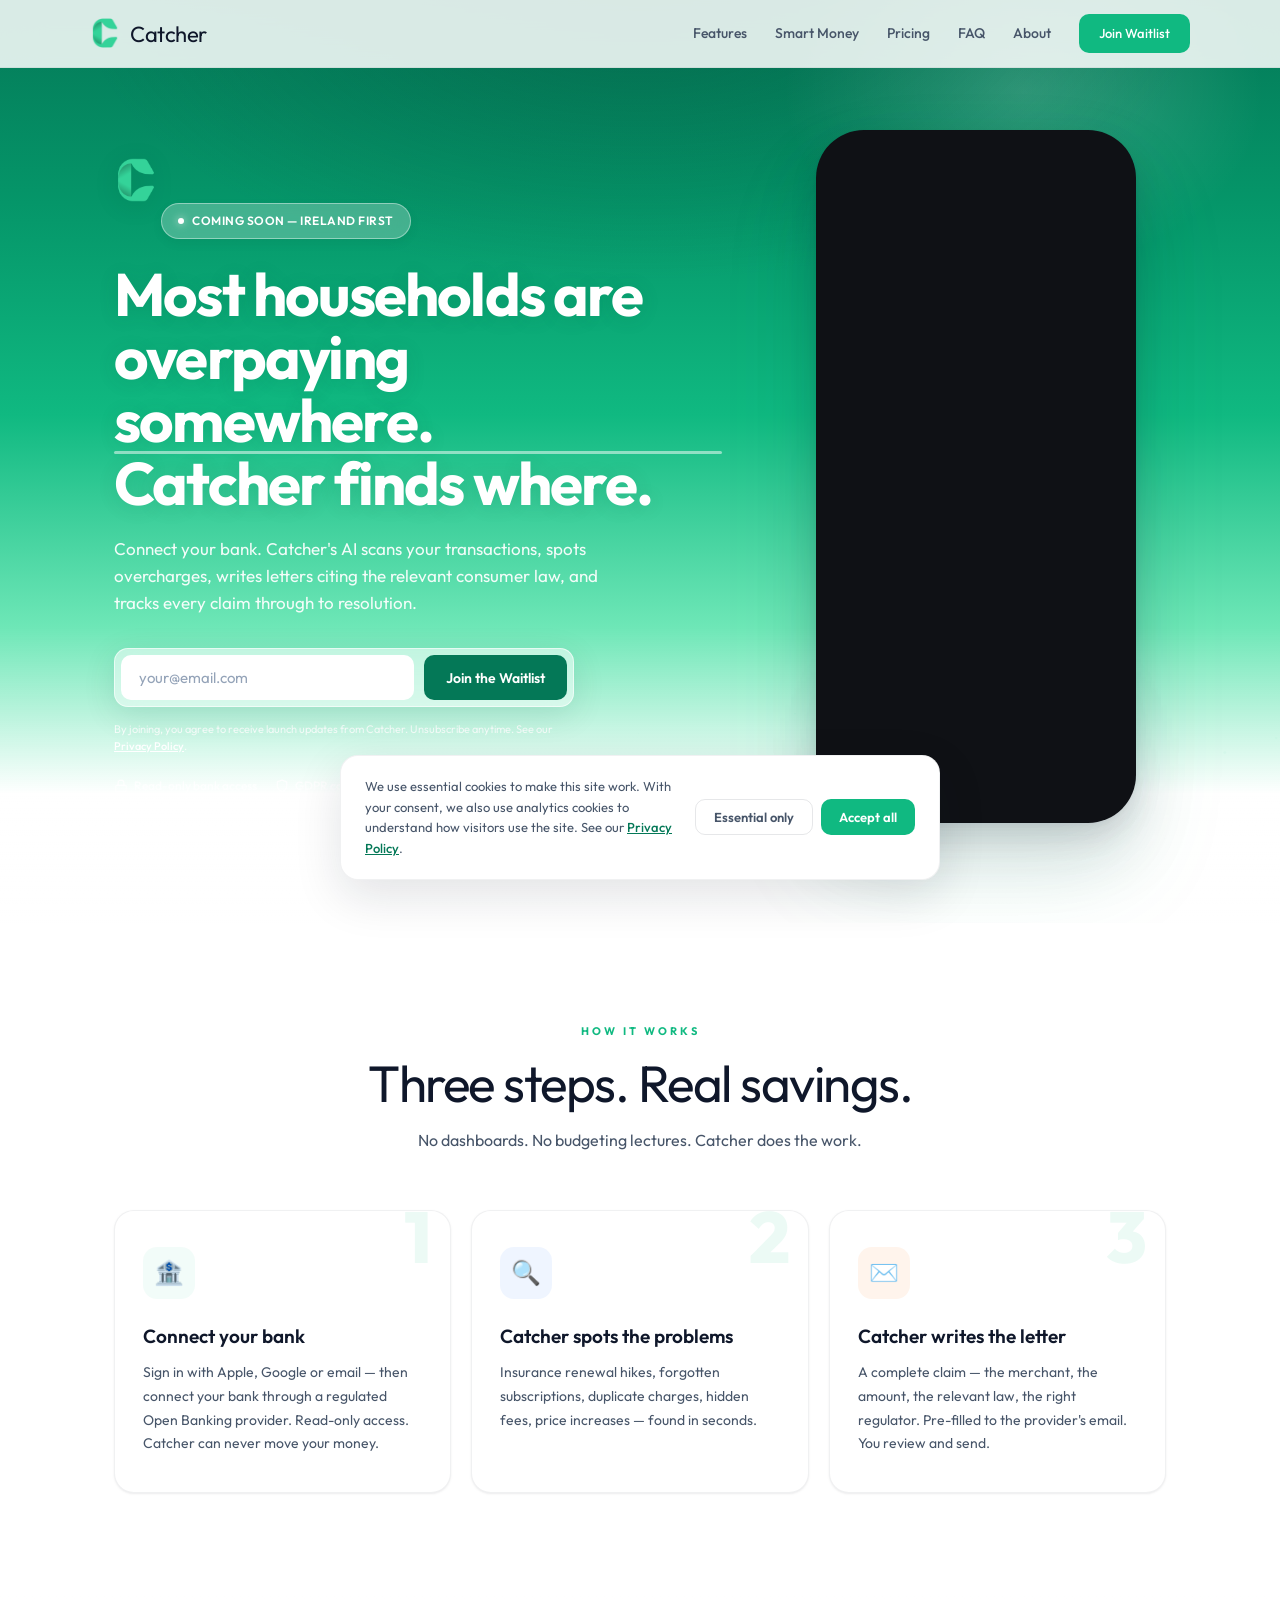
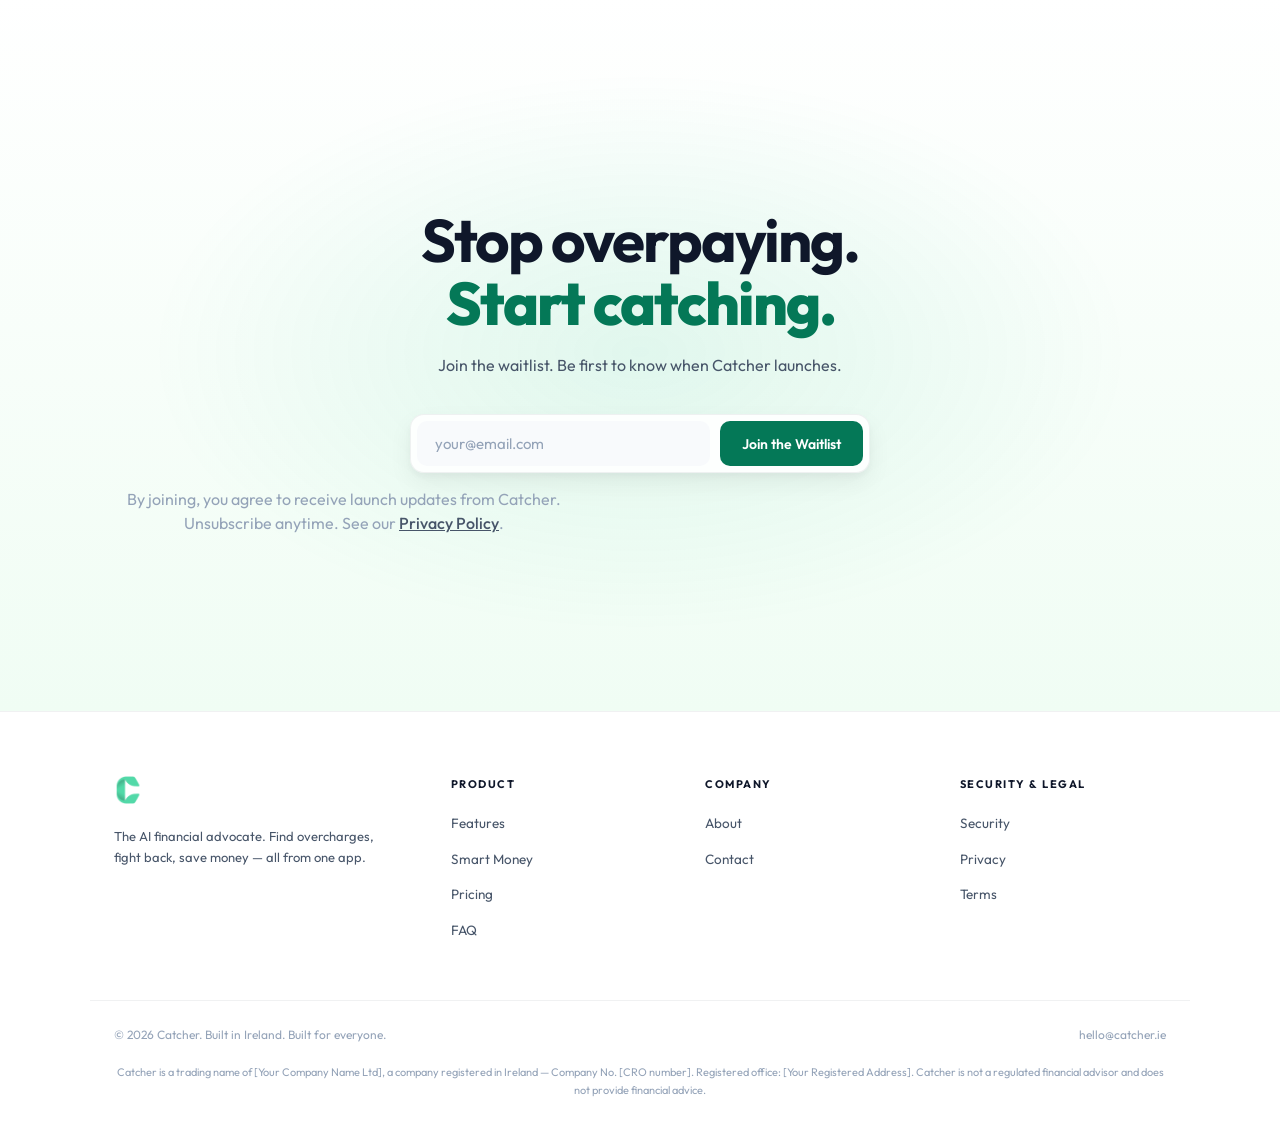
<file: index.html>
<!DOCTYPE html>
<html lang="en">
<head>
<meta charset="UTF-8">
<meta name="viewport" content="width=device-width, initial-scale=1.0">
<title>Catcher — Your AI Financial Advocate</title>
<meta name="description" content="Catcher connects to your bank, finds where you're being overcharged, writes AI-powered letters citing the relevant consumer law, and tracks every claim through to resolution.">
<meta property="og:title" content="Catcher — Stop Overpaying. Start Catching.">
<meta property="og:description" content="The AI financial advocate that finds overcharges, drafts the letter, and tracks every claim to resolution. Your money. Your advocate.">
<meta property="og:type" content="website">
<meta property="og:url" content="https://catcher.ie">
<meta name="theme-color" content="#10b981">
<link rel="preconnect" href="https://fonts.googleapis.com">
<link href="https://fonts.googleapis.com/css2?family=Outfit:wght@300;400;500;600;700;800&display=swap" rel="stylesheet">
<link rel="stylesheet" href="/styles.css">
</head>
<body>

<div class="constellation"><canvas id="constellation"></canvas></div>

<nav>
  <div class="inner">
    <a href="/" class="logo"><img src="/logo.png" alt="Catcher"><span class="logo-text">Catcher</span></a>
    <div class="nav-links">
      <a href="/features" class="nav-link">Features</a>
      <a href="/smart-money" class="nav-link">Smart Money</a>
      <a href="/pricing" class="nav-link">Pricing</a>
      <a href="/faq" class="nav-link">FAQ</a>
      <a href="/about" class="nav-link">About</a>
      <a href="#waitlist" class="nav-link nav-cta">Join Waitlist</a>
    </div>
  </div>
</nav>

<section class="hero">
  <div class="hero-grid">
    <div class="hero-text fade-up">
      <img src="/logo.png" alt="Catcher" class="hero-logo">
      <div class="hero-badge"><span class="dot"></span> Coming Soon — Ireland First</div>
      <h1>Most households are <em>overpaying somewhere.</em> Catcher finds where.</h1>
      <p class="hero-sub">
        Connect your bank. Catcher's AI scans your transactions, spots overcharges,
        writes letters citing the relevant consumer law, and tracks every claim through to resolution.
      </p>
      <form class="hero-form" id="waitlist" onsubmit="handleSubmit(event)">
        <input type="email" name="email" placeholder="your@email.com" required>
        <button type="submit">Join the Waitlist</button>
      </form>
      <p class="form-consent">
        By joining, you agree to receive launch updates from Catcher. Unsubscribe anytime. See our <a href="/privacy">Privacy Policy</a>.
      </p>
      <div class="trust-line">
        <span><svg viewBox="0 0 24 24" fill="none" stroke="currentColor" stroke-width="2"><rect x="3" y="11" width="18" height="11" rx="2"/><path d="M7 11V7a5 5 0 0 1 10 0v4"/></svg> Read-only bank access</span>
        <span><svg viewBox="0 0 24 24" fill="none" stroke="currentColor" stroke-width="2"><path d="M12 22s8-4 8-10V5l-8-3-8 3v7c0 6 8 10 8 10z"/></svg> GDPR compliant</span>
        <span><svg viewBox="0 0 24 24" fill="none" stroke="currentColor" stroke-width="2"><path d="M22 11.08V12a10 10 0 1 1-5.93-9.14"/><polyline points="22 4 12 14.01 9 11.01"/></svg> EU data only</span>
      </div>
    </div>
    <div class="phone-frame hero-phone-stack fade-up" style="transition-delay:0.15s">
      <img src="/home-savings.jpg" alt="Catcher home screen — €154.61 found" loading="eager">
      <img src="/savings-owed.jpg" alt="Catcher Savings — €544.26 owed back" loading="eager">
      <img src="/smart-money-spending.jpg" alt="Catcher Smart Money spending breakdown" loading="eager">
      <img src="/goals.jpg" alt="Catcher savings goals — Lisbon Trip progress" loading="eager">
    </div>
  </div>
</section>

<section id="how">
  <div class="container">
    <div class="section-head">
      <div class="section-label fade-up">How It Works</div>
      <div class="section-title fade-up">Three steps. Real savings.</div>
      <p class="section-sub fade-up">No dashboards. No budgeting lectures. Catcher does the work.</p>
    </div>
    <div class="steps">
      <div class="step fade-up">
        <div class="step-num">1</div>
        <div class="step-icon" style="background:var(--green-soft);color:var(--green-deep);">🏦</div>
        <h3>Connect your bank</h3>
        <p>Sign in with Apple, Google or email — then connect your bank through a regulated Open Banking provider. Read-only access. Catcher can never move your money.</p>
      </div>
      <div class="step fade-up" style="transition-delay:0.1s">
        <div class="step-num">2</div>
        <div class="step-icon" style="background:var(--accent-glow);color:var(--accent);">🔍</div>
        <h3>Catcher spots the problems</h3>
        <p>Insurance renewal hikes, forgotten subscriptions, duplicate charges, hidden fees, price increases — found in seconds.</p>
      </div>
      <div class="step fade-up" style="transition-delay:0.2s">
        <div class="step-num">3</div>
        <div class="step-icon" style="background:rgba(249,115,22,0.08);color:var(--orange);">✉️</div>
        <h3>Catcher writes the letter</h3>
        <p>A complete claim — the merchant, the amount, the relevant law, the right regulator. Pre-filled to the provider's email. You review and send.</p>
      </div>
    </div>
  </div>
</section>

<section class="final-cta">
  <div class="container">
    <img src="/logo.png" alt="Catcher" style="height:44px;width:auto;margin-bottom:24px;" class="fade-up">
    <h2 class="fade-up">Stop overpaying.<br><em>Start catching.</em></h2>
    <p class="fade-up">Join the waitlist. Be first to know when Catcher launches.</p>
    <form class="hero-form fade-up" onsubmit="handleSubmit(event)" style="max-width:460px;margin:0 auto 14px;">
      <input type="email" name="email" placeholder="your@email.com" required>
      <button type="submit">Join the Waitlist</button>
    </form>
    <p class="form-consent fade-up">
      By joining, you agree to receive launch updates from Catcher. Unsubscribe anytime. See our <a href="/privacy">Privacy Policy</a>.
    </p>
  </div>
</section>

<footer>
  <div class="footer-grid">
    <div class="footer-brand">
      <img src="/logo.png" alt="Catcher">
      <p>The AI financial advocate. Find overcharges, fight back, save money — all from one app.</p>
    </div>
    <div class="footer-col">
      <h5>Product</h5>
      <ul>
        <li><a href="/features">Features</a></li>
        <li><a href="/smart-money">Smart Money</a></li>
        <li><a href="/pricing">Pricing</a></li>
        <li><a href="/faq">FAQ</a></li>
      </ul>
    </div>
    <div class="footer-col">
      <h5>Company</h5>
      <ul>
        <li><a href="/about">About</a></li>
        <li><a href="mailto:hello@catcher.ie">Contact</a></li>
      </ul>
    </div>
    <div class="footer-col">
      <h5>Security &amp; Legal</h5>
      <ul>
        <li><a href="/security">Security</a></li>
        <li><a href="/privacy">Privacy</a></li>
        <li><a href="/terms">Terms</a></li>
      </ul>
    </div>
  </div>
  <div class="footer-bottom">
    <div class="copyright">© 2026 Catcher. Built in Ireland. Built for everyone.</div>
    <div>hello@catcher.ie</div>
  </div>
  <p class="footer-legal">
    Catcher is a trading name of [Your Company Name Ltd], a company registered in Ireland — Company No. [CRO number].
    Registered office: [Your Registered Address]. Catcher is not a regulated financial advisor and does not provide financial advice.
  </p>
</footer>

<div class="cookie-banner" id="cookieBanner">
  <p>We use essential cookies to make this site work. With your consent, we also use analytics cookies to understand how visitors use the site. See our <a href="/privacy">Privacy Policy</a>.</p>
  <div class="cookie-buttons">
    <button class="cookie-btn decline" onclick="cookieConsent(false)">Essential only</button>
    <button class="cookie-btn accept" onclick="cookieConsent(true)">Accept all</button>
  </div>
</div>

<script src="/scripts.js"></script>
</body>
</html>
</file>
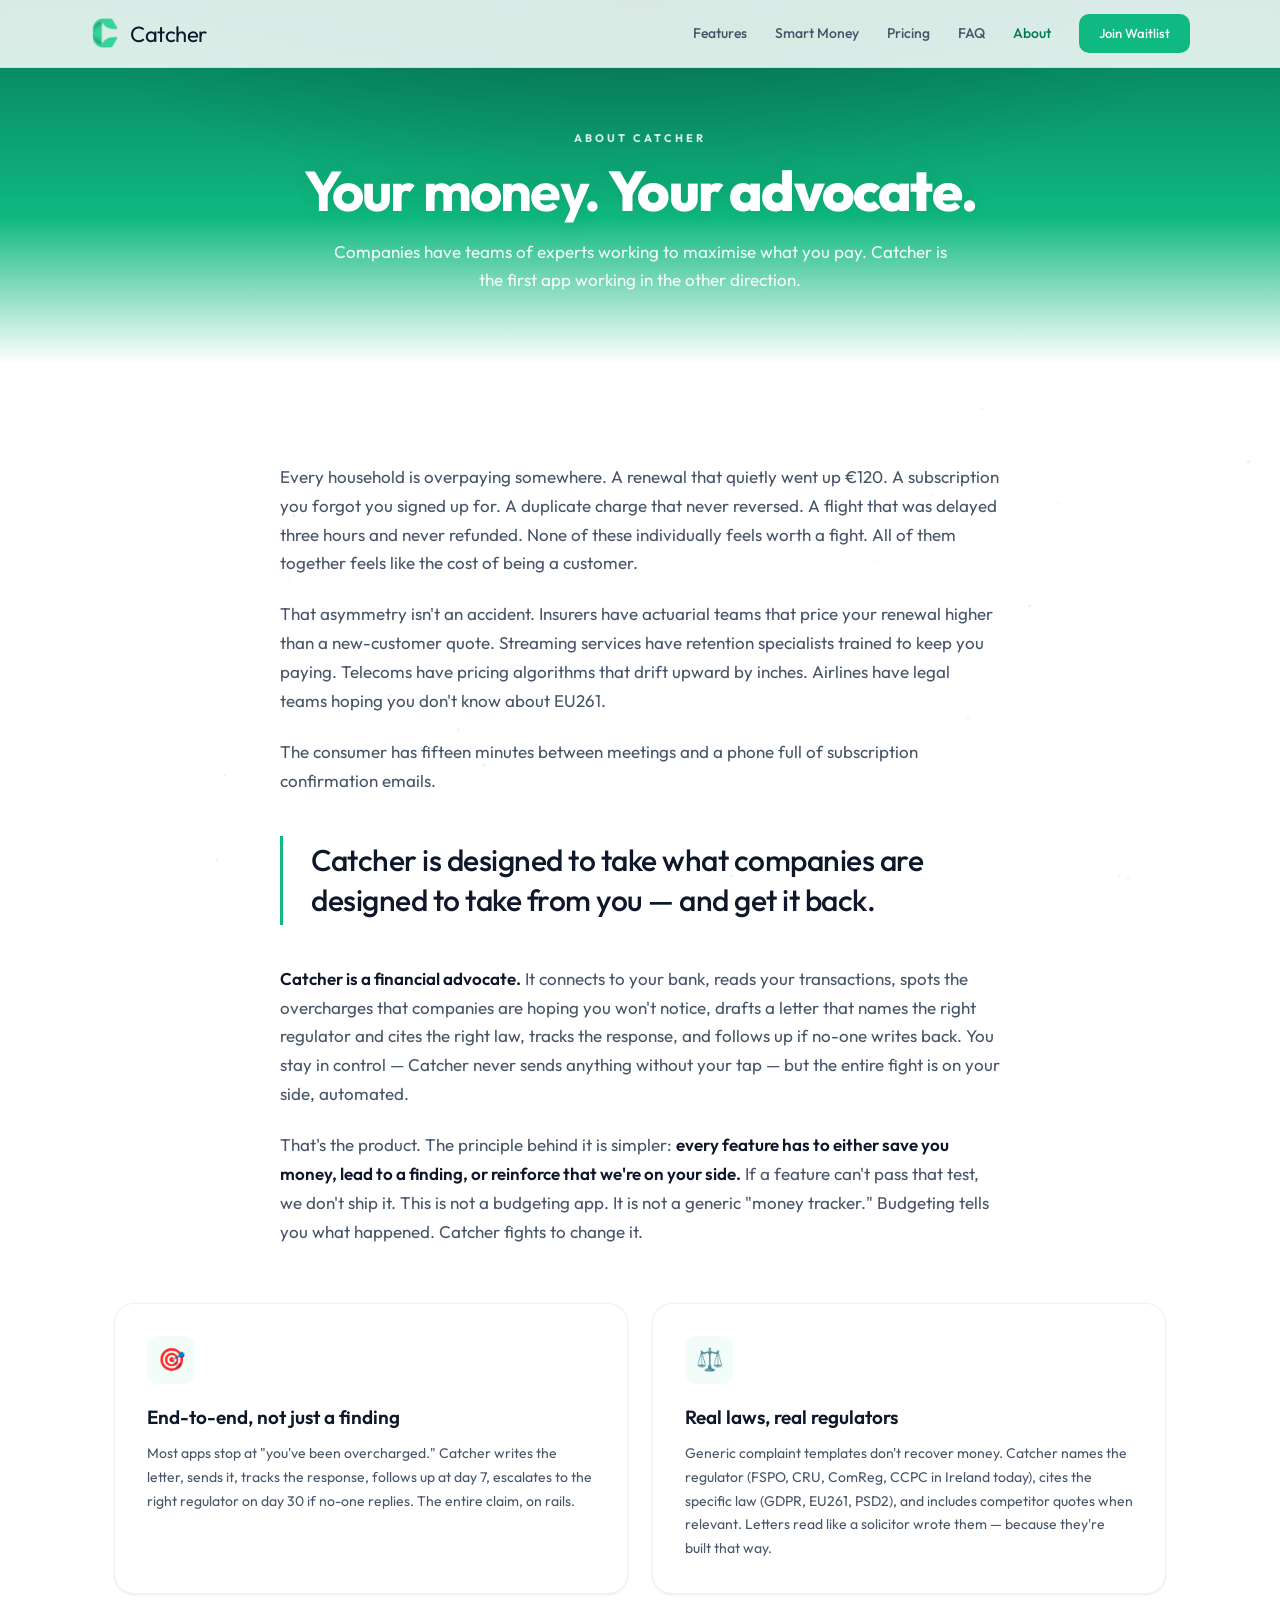
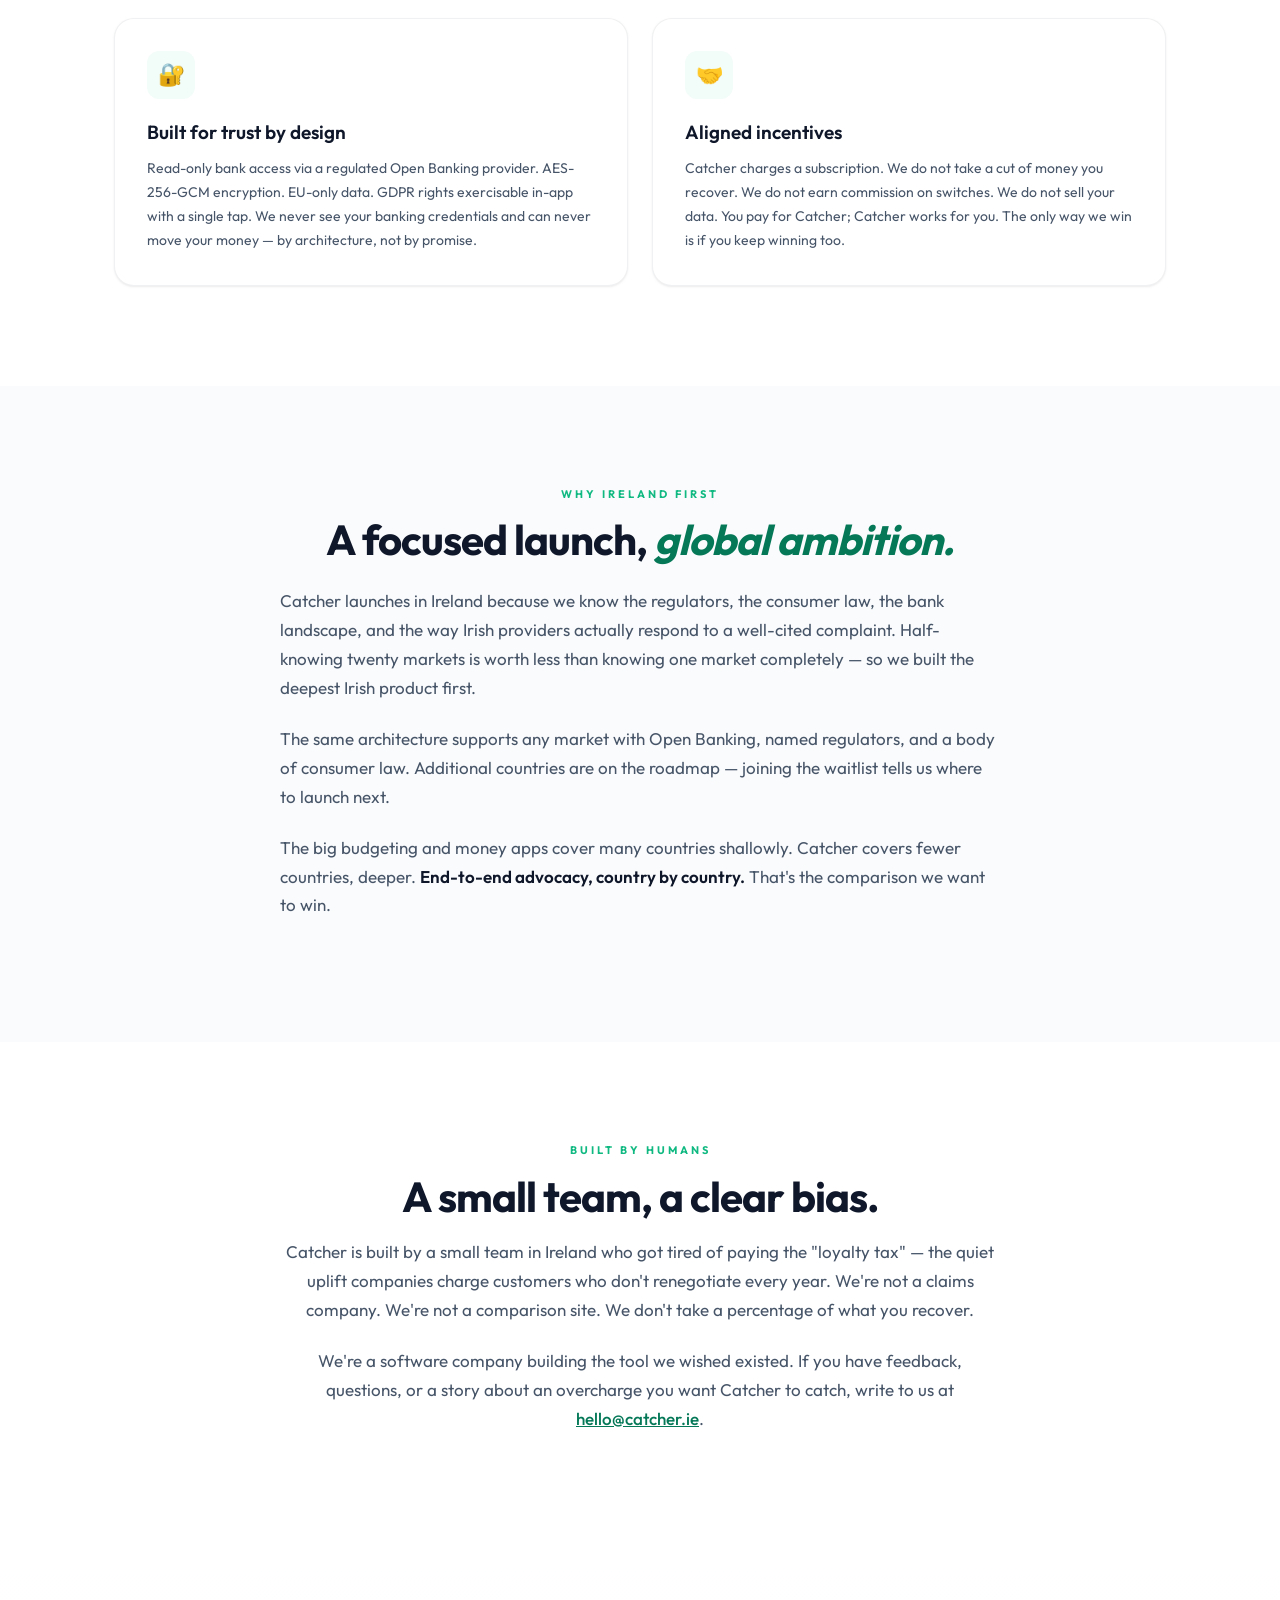
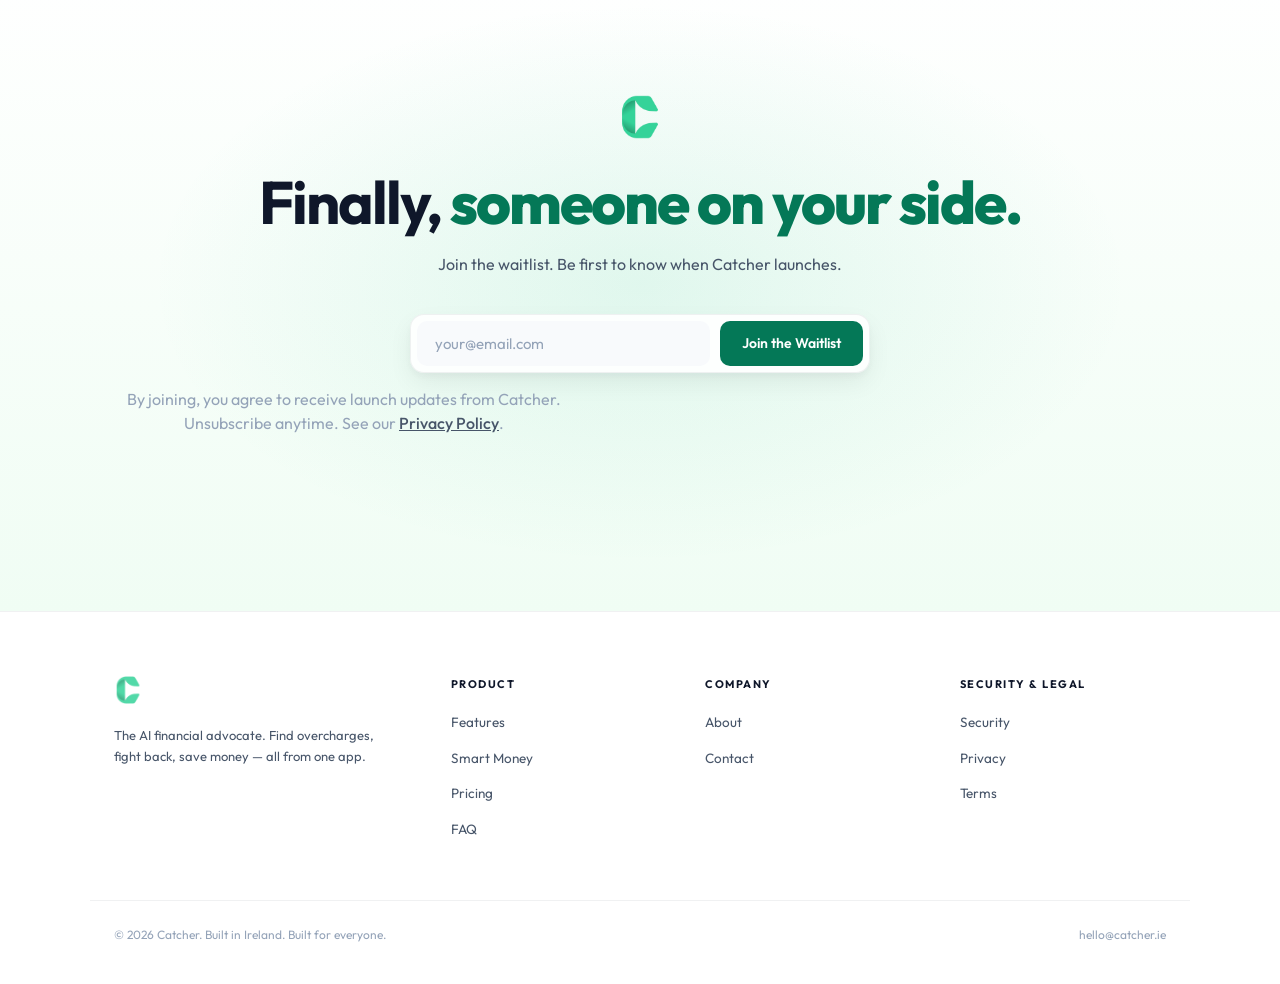
<file: about.html>
<!DOCTYPE html>
<html lang="en">
<head>
<meta charset="UTF-8">
<meta name="viewport" content="width=device-width, initial-scale=1.0">
<title>About — Catcher</title>
<meta name="description" content="Catcher is a financial advocate. Companies have teams of experts working to maximise what you pay — now you have one working in the other direction. Read the story.">
<meta property="og:title" content="About — Catcher">
<meta property="og:description" content="Your money. Your advocate. Catcher is the first app built to fight back against the small, quiet ways companies overcharge you.">
<meta property="og:type" content="website">
<meta property="og:url" content="https://catcher.ie/about">
<meta name="theme-color" content="#10b981">
<link rel="preconnect" href="https://fonts.googleapis.com">
<link href="https://fonts.googleapis.com/css2?family=Outfit:wght@300;400;500;600;700;800&display=swap" rel="stylesheet">
<link rel="stylesheet" href="/styles.css">
</head>
<body>

<div class="constellation"><canvas id="constellation"></canvas></div>

<nav>
  <div class="inner">
    <a href="/" class="logo"><img src="/logo.png" alt="Catcher"><span class="logo-text">Catcher</span></a>
    <div class="nav-links">
      <a href="/features" class="nav-link">Features</a>
      <a href="/smart-money" class="nav-link">Smart Money</a>
      <a href="/pricing" class="nav-link">Pricing</a>
      <a href="/faq" class="nav-link">FAQ</a>
      <a href="/about" class="nav-link active">About</a>
      <a href="/#waitlist" class="nav-link nav-cta">Join Waitlist</a>
    </div>
  </div>
</nav>

<section class="page-hero">
  <div class="container">
    <div class="page-label fade-up">About Catcher</div>
    <h1 class="fade-up">Your money. <em>Your advocate.</em></h1>
    <p class="fade-up">Companies have teams of experts working to maximise what you pay. Catcher is the first app working in the other direction.</p>
  </div>
</section>

<section>
  <div class="container">
    <div class="about-prose fade-up">
      <p>Every household is overpaying somewhere. A renewal that quietly went up €120. A subscription you forgot you signed up for. A duplicate charge that never reversed. A flight that was delayed three hours and never refunded. None of these individually feels worth a fight. All of them together feels like the cost of being a customer.</p>

      <p>That asymmetry isn't an accident. Insurers have actuarial teams that price your renewal higher than a new-customer quote. Streaming services have retention specialists trained to keep you paying. Telecoms have pricing algorithms that drift upward by inches. Airlines have legal teams hoping you don't know about EU261.</p>

      <p>The consumer has fifteen minutes between meetings and a phone full of subscription confirmation emails.</p>

      <blockquote>Catcher is designed to take what companies are designed to take from you — and get it back.</blockquote>

      <p><strong>Catcher is a financial advocate.</strong> It connects to your bank, reads your transactions, spots the overcharges that companies are hoping you won't notice, drafts a letter that names the right regulator and cites the right law, tracks the response, and follows up if no-one writes back. You stay in control — Catcher never sends anything without your tap — but the entire fight is on your side, automated.</p>

      <p>That's the product. The principle behind it is simpler: <strong>every feature has to either save you money, lead to a finding, or reinforce that we're on your side.</strong> If a feature can't pass that test, we don't ship it. This is not a budgeting app. It is not a generic "money tracker." Budgeting tells you what happened. Catcher fights to change it.</p>
    </div>

    <div class="about-pillars">
      <div class="about-pillar fade-up">
        <div class="pillar-icon">🎯</div>
        <h3>End-to-end, not just a finding</h3>
        <p>Most apps stop at "you've been overcharged." Catcher writes the letter, sends it, tracks the response, follows up at day 7, escalates to the right regulator on day 30 if no-one replies. The entire claim, on rails.</p>
      </div>
      <div class="about-pillar fade-up" style="transition-delay:0.05s">
        <div class="pillar-icon">⚖️</div>
        <h3>Real laws, real regulators</h3>
        <p>Generic complaint templates don't recover money. Catcher names the regulator (FSPO, CRU, ComReg, CCPC in Ireland today), cites the specific law (GDPR, EU261, PSD2), and includes competitor quotes when relevant. Letters read like a solicitor wrote them — because they're built that way.</p>
      </div>
      <div class="about-pillar fade-up" style="transition-delay:0.1s">
        <div class="pillar-icon">🔐</div>
        <h3>Built for trust by design</h3>
        <p>Read-only bank access via a regulated Open Banking provider. AES-256-GCM encryption. EU-only data. GDPR rights exercisable in-app with a single tap. We never see your banking credentials and can never move your money — by architecture, not by promise.</p>
      </div>
      <div class="about-pillar fade-up" style="transition-delay:0.15s">
        <div class="pillar-icon">🤝</div>
        <h3>Aligned incentives</h3>
        <p>Catcher charges a subscription. We do not take a cut of money you recover. We do not earn commission on switches. We do not sell your data. You pay for Catcher; Catcher works for you. The only way we win is if you keep winning too.</p>
      </div>
    </div>
  </div>
</section>

<section class="smart-section">
  <div class="container">
    <div class="about-prose fade-up">
      <div class="section-label" style="text-align:center;">Why Ireland First</div>
      <h2 style="font-family:var(--sans);font-size:clamp(30px,3.5vw,42px);letter-spacing:-1px;line-height:1.1;text-align:center;margin-bottom:24px;color:var(--text);">A focused launch, <em style="color:var(--green-deep);">global ambition.</em></h2>
      <p>Catcher launches in Ireland because we know the regulators, the consumer law, the bank landscape, and the way Irish providers actually respond to a well-cited complaint. Half-knowing twenty markets is worth less than knowing one market completely — so we built the deepest Irish product first.</p>
      <p>The same architecture supports any market with Open Banking, named regulators, and a body of consumer law. Additional countries are on the roadmap — joining the waitlist tells us where to launch next.</p>
      <p>The big budgeting and money apps cover many countries shallowly. Catcher covers fewer countries, deeper. <strong>End-to-end advocacy, country by country.</strong> That's the comparison we want to win.</p>
    </div>
  </div>
</section>

<section>
  <div class="container">
    <div class="about-prose fade-up" style="text-align:center;">
      <div class="section-label" style="text-align:center;">Built by humans</div>
      <h2 style="font-family:var(--sans);font-size:clamp(30px,3.5vw,42px);letter-spacing:-1px;line-height:1.1;margin-bottom:18px;color:var(--text);">A small team, a clear bias.</h2>
      <p>Catcher is built by a small team in Ireland who got tired of paying the "loyalty tax" — the quiet uplift companies charge customers who don't renegotiate every year. We're not a claims company. We're not a comparison site. We don't take a percentage of what you recover.</p>
      <p>We're a software company building the tool we wished existed. If you have feedback, questions, or a story about an overcharge you want Catcher to catch, write to us at <a href="mailto:hello@catcher.ie" style="color:var(--green-deep);font-weight:500;">hello@catcher.ie</a>.</p>
    </div>
  </div>
</section>

<section class="final-cta">
  <div class="container">
    <img src="/logo.png" alt="Catcher" style="height:44px;width:auto;margin-bottom:24px;" class="fade-up">
    <h2 class="fade-up">Finally, <em>someone on your side.</em></h2>
    <p class="fade-up">Join the waitlist. Be first to know when Catcher launches.</p>
    <form class="hero-form fade-up" onsubmit="handleSubmit(event)" style="max-width:460px;margin:0 auto 14px;">
      <input type="email" name="email" placeholder="your@email.com" required>
      <button type="submit">Join the Waitlist</button>
    </form>
    <p class="form-consent fade-up">
      By joining, you agree to receive launch updates from Catcher. Unsubscribe anytime. See our <a href="/privacy">Privacy Policy</a>.
    </p>
  </div>
</section>

<footer>
  <div class="footer-grid">
    <div class="footer-brand">
      <img src="/logo.png" alt="Catcher">
      <p>The AI financial advocate. Find overcharges, fight back, save money — all from one app.</p>
    </div>
    <div class="footer-col">
      <h5>Product</h5>
      <ul>
        <li><a href="/features">Features</a></li>
        <li><a href="/smart-money">Smart Money</a></li>
        <li><a href="/pricing">Pricing</a></li>
        <li><a href="/faq">FAQ</a></li>
      </ul>
    </div>
    <div class="footer-col">
      <h5>Company</h5>
      <ul>
        <li><a href="/about">About</a></li>
        <li><a href="mailto:hello@catcher.ie">Contact</a></li>
      </ul>
    </div>
    <div class="footer-col">
      <h5>Security &amp; Legal</h5>
      <ul>
        <li><a href="/security">Security</a></li>
        <li><a href="/privacy">Privacy</a></li>
        <li><a href="/terms">Terms</a></li>
      </ul>
    </div>
  </div>
  <div class="footer-bottom">
    <div class="copyright">© 2026 Catcher. Built in Ireland. Built for everyone.</div>
    <div>hello@catcher.ie</div>
  </div>
</footer>

<script src="/scripts.js"></script>
</body>
</html>
</file>
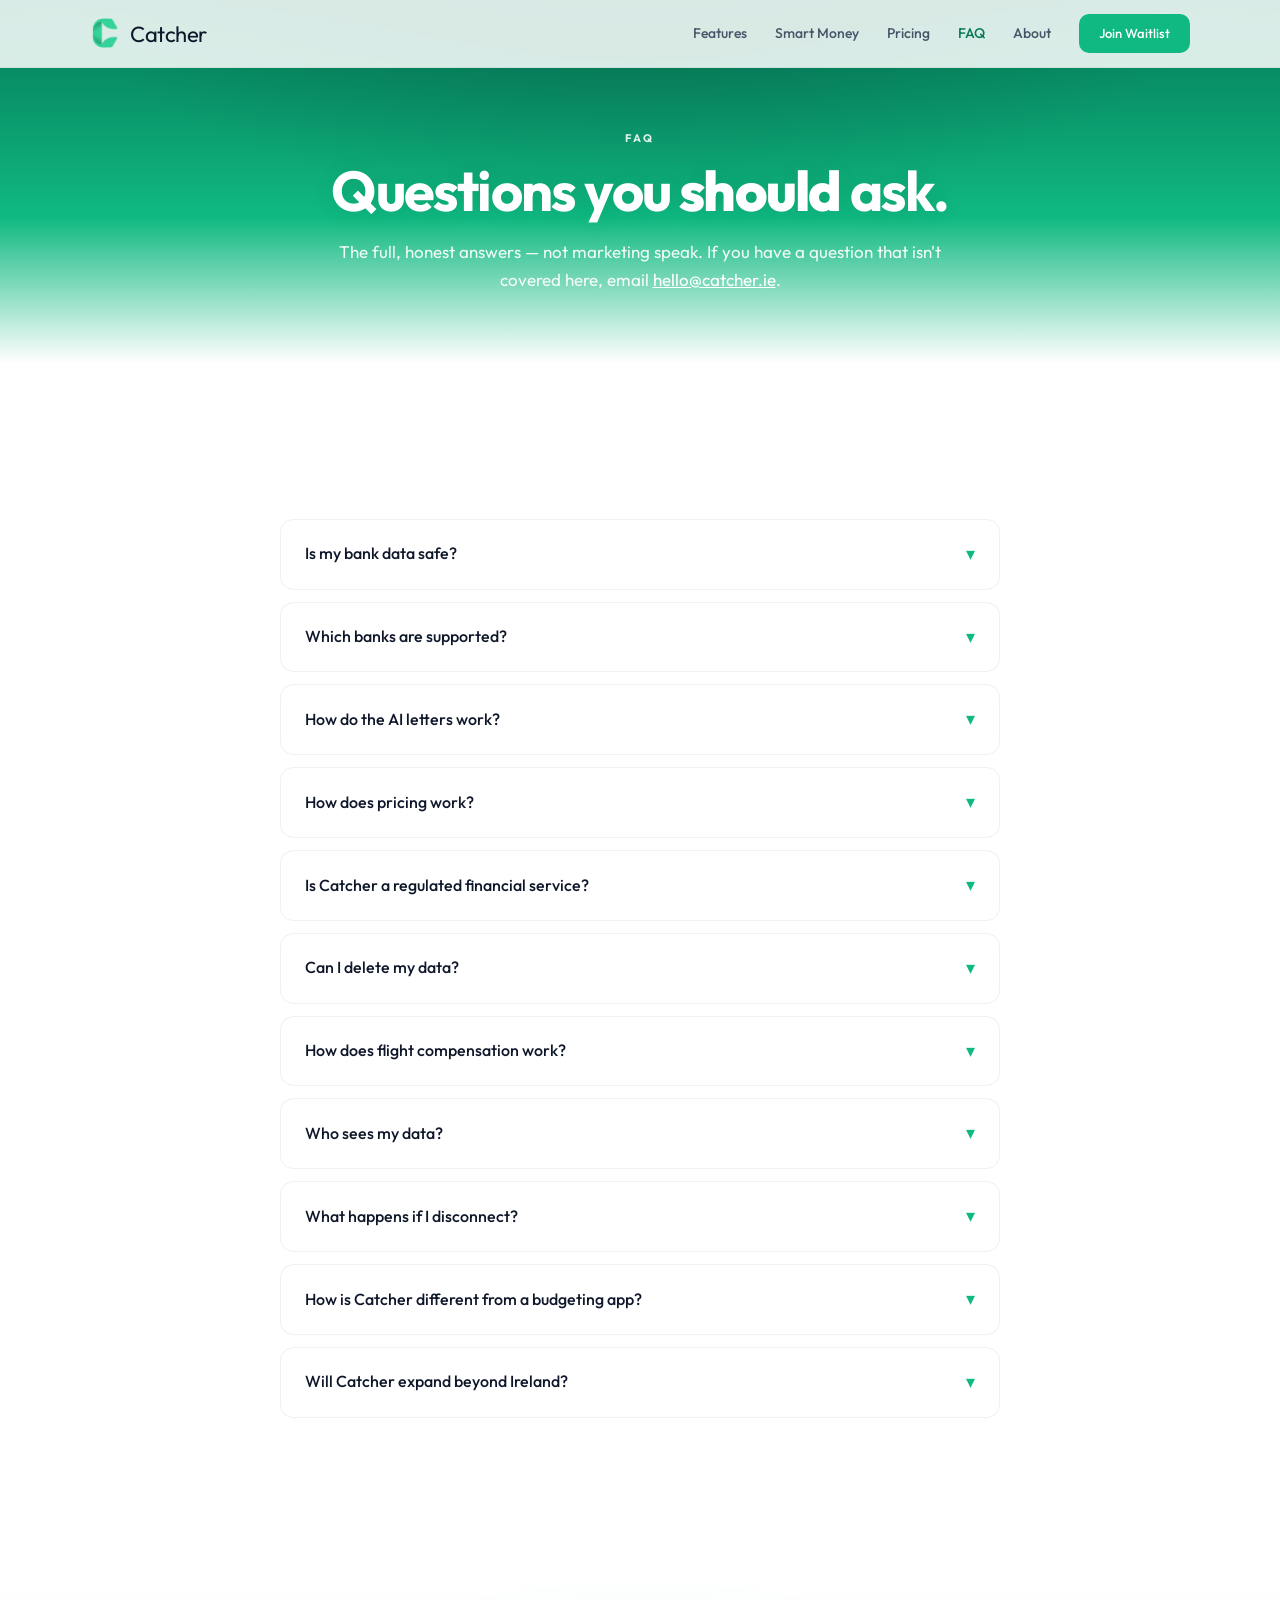
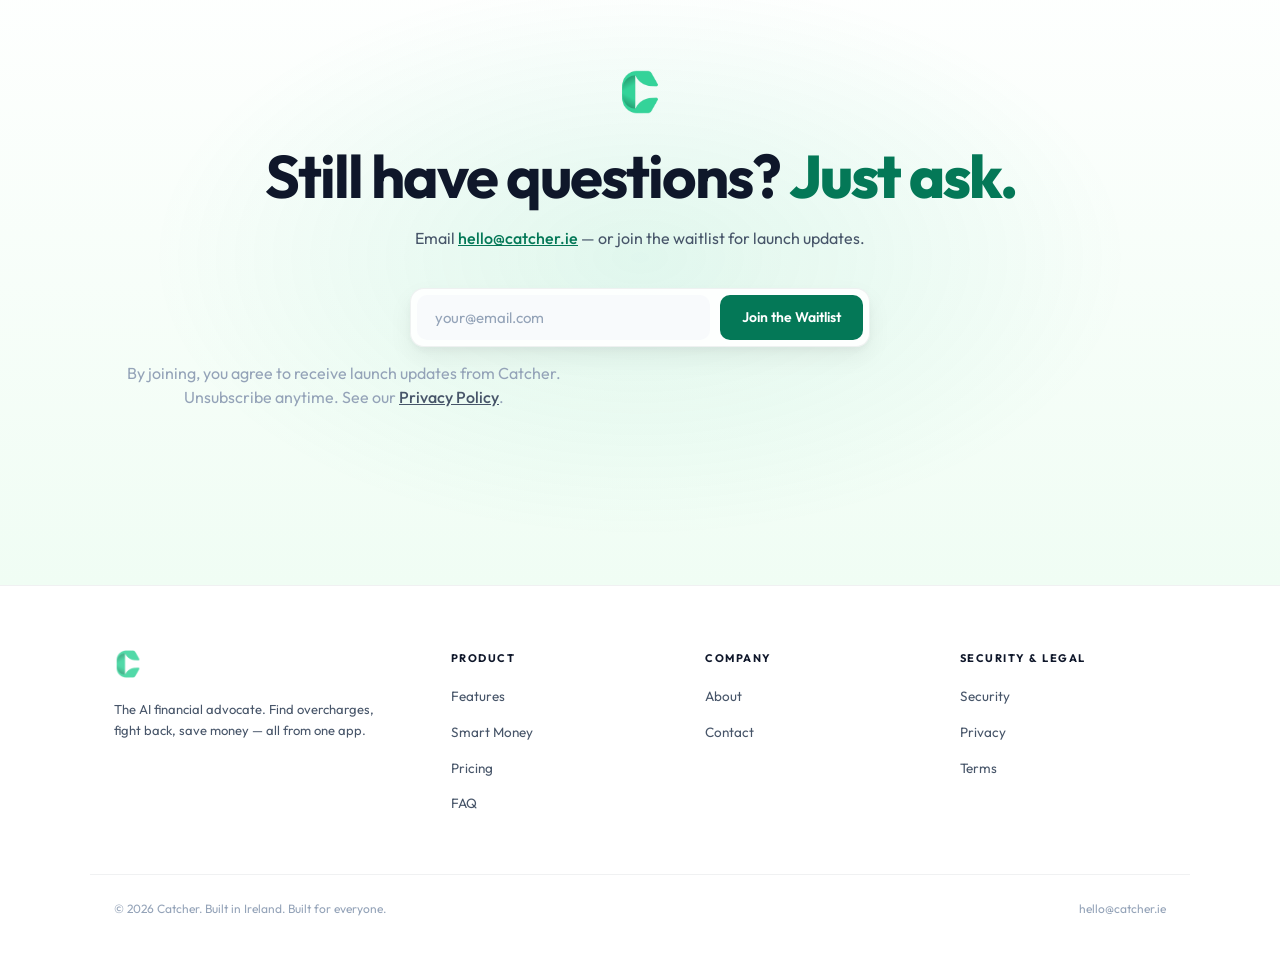
<file: faq.html>
<!DOCTYPE html>
<html lang="en">
<head>
<meta charset="UTF-8">
<meta name="viewport" content="width=device-width, initial-scale=1.0">
<title>FAQ — Catcher</title>
<meta name="description" content="Questions about how Catcher works, bank safety, AI letters, regulators, pricing, disconnect and data deletion. The full, honest answers.">
<meta property="og:title" content="FAQ — Catcher">
<meta property="og:description" content="Honest answers about bank safety, AI letters, regulators, pricing, and data deletion.">
<meta property="og:type" content="website">
<meta property="og:url" content="https://catcher.ie/faq">
<meta name="theme-color" content="#10b981">
<link rel="preconnect" href="https://fonts.googleapis.com">
<link href="https://fonts.googleapis.com/css2?family=Outfit:wght@300;400;500;600;700;800&display=swap" rel="stylesheet">
<link rel="stylesheet" href="/styles.css">
</head>
<body>

<div class="constellation"><canvas id="constellation"></canvas></div>

<nav>
  <div class="inner">
    <a href="/" class="logo"><img src="/logo.png" alt="Catcher"><span class="logo-text">Catcher</span></a>
    <div class="nav-links">
      <a href="/features" class="nav-link">Features</a>
      <a href="/smart-money" class="nav-link">Smart Money</a>
      <a href="/pricing" class="nav-link">Pricing</a>
      <a href="/faq" class="nav-link active">FAQ</a>
      <a href="/about" class="nav-link">About</a>
      <a href="/#waitlist" class="nav-link nav-cta">Join Waitlist</a>
    </div>
  </div>
</nav>

<section class="page-hero">
  <div class="container">
    <div class="page-label fade-up">FAQ</div>
    <h1 class="fade-up">Questions you <em>should</em> ask.</h1>
    <p class="fade-up">The full, honest answers — not marketing speak. If you have a question that isn't covered here, email <a href="mailto:hello@catcher.ie" style="color:#fff;text-decoration:underline;">hello@catcher.ie</a>.</p>
  </div>
</section>

<section class="faq-section">
  <div class="container">
    <div class="faq-list">
      <div class="faq-item fade-up" onclick="toggleFaq(this)">
        <div class="faq-q">Is my bank data safe? <span class="arrow">▾</span></div>
        <div class="faq-a"><div class="faq-a-inner">Catcher connects via TrueLayer, an FCA-authorised Account Information Service Provider operating under PSD2. We only have read-only access — we can never move money. We never see or store your login credentials. All data is encrypted with AES-256-GCM and stored in the EU.</div></div>
      </div>
      <div class="faq-item fade-up" onclick="toggleFaq(this)">
        <div class="faq-q">Which banks are supported? <span class="arrow">▾</span></div>
        <div class="faq-a"><div class="faq-a-inner">At launch (Ireland): AIB, Bank of Ireland, Revolut, N26, and Permanent TSB. More banks and credit unions in Ireland coming soon, with additional countries on the roadmap.</div></div>
      </div>
      <div class="faq-item fade-up" onclick="toggleFaq(this)">
        <div class="faq-q">How do the AI letters work? <span class="arrow">▾</span></div>
        <div class="faq-a"><div class="faq-a-inner">When Catcher detects an overcharge, AI drafts a professional letter citing the right regulator — FSPO for financial services, CRU for energy, ComReg for telecoms, CCPC for consumer rights (in Ireland; more regulators added as Catcher expands). It includes competitor quotes when available and pre-fills the provider's email. You review before sending. Always your name, always your control.</div></div>
      </div>
      <div class="faq-item fade-up" onclick="toggleFaq(this)">
        <div class="faq-q">How does pricing work? <span class="arrow">▾</span></div>
        <div class="faq-a"><div class="faq-a-inner">Catcher Free includes subscription detection, claim tracking, and one AI letter per month — free forever, no card required. Catcher Pro (€7.99/month or €69.99/year) unlocks unlimited letters across every overcharge type, all Smart Money features, AI-powered goal planning, and multi-account support.</div></div>
      </div>
      <div class="faq-item fade-up" onclick="toggleFaq(this)">
        <div class="faq-q">Is Catcher a regulated financial service? <span class="arrow">▾</span></div>
        <div class="faq-a"><div class="faq-a-inner">No. Catcher is an information and advocacy tool, not a regulated financial advisor or credit intermediary. We don't provide financial advice, hold client money, or facilitate transactions. We provide tools and information to help you act on your own decisions. Your bank connection is provided by TrueLayer, which is regulated as an Account Information Service Provider.</div></div>
      </div>
      <div class="faq-item fade-up" onclick="toggleFaq(this)">
        <div class="faq-q">Can I delete my data? <span class="arrow">▾</span></div>
        <div class="faq-a"><div class="faq-a-inner">Yes, at any time. One tap removes everything — your account, transactions, findings, and letters. We disconnect from your bank immediately and revoke all access tokens. GDPR Article 17 — your right to erasure.</div></div>
      </div>
      <div class="faq-item fade-up" onclick="toggleFaq(this)">
        <div class="faq-q">How does flight compensation work? <span class="arrow">▾</span></div>
        <div class="faq-a"><div class="faq-a-inner">Catcher scans your bank transactions for airline purchases, then checks if those flights were delayed 3+ hours. Under EU Regulation 261/2004, you may be owed €250–€600 per passenger. Catcher drafts the claim letter with all flight details and legal references — no need for a claims company taking a large cut. Claims are generally valid for up to 6 years under Irish law (other jurisdictions vary).</div></div>
      </div>
      <div class="faq-item fade-up" onclick="toggleFaq(this)">
        <div class="faq-q">Who sees my data? <span class="arrow">▾</span></div>
        <div class="faq-a"><div class="faq-a-inner">Your data is processed by five services, each with a signed Data Processing Agreement: TrueLayer (bank connection), Supabase (database, EU hosted), Anthropic (AI classification — your data is pseudonymised first), Stripe (payments), and Sentry (error monitoring — all personal data scrubbed). We never sell your data. We never share it with advertisers. We never will.</div></div>
      </div>
      <div class="faq-item fade-up" onclick="toggleFaq(this)">
        <div class="faq-q">What happens if I disconnect? <span class="arrow">▾</span></div>
        <div class="faq-a"><div class="faq-a-inner">You can disconnect your bank at any time from the app. Catcher immediately revokes the access token — we lose all ability to read your transactions. Your existing findings and claims remain so you don't lose progress on active negotiations. To remove everything, tap "Delete my account" — all data is permanently erased within seconds.</div></div>
      </div>
      <div class="faq-item fade-up" onclick="toggleFaq(this)">
        <div class="faq-q">How is Catcher different from a budgeting app? <span class="arrow">▾</span></div>
        <div class="faq-a"><div class="faq-a-inner">Budgeting apps tell you what you spent. Catcher fights to get you money back. Every insight either saves you money, leads to a finding, or reinforces Catcher's role as your advocate. Smart Money helps you understand your spending day-to-day — but the core product is built around recovering money companies are quietly taking from you.</div></div>
      </div>
      <div class="faq-item fade-up" onclick="toggleFaq(this)">
        <div class="faq-q">Will Catcher expand beyond Ireland? <span class="arrow">▾</span></div>
        <div class="faq-a"><div class="faq-a-inner">Yes. Catcher launches in Ireland because we know the regulators, the consumer law, and the bank landscape better than anyone. The same architecture supports any market with Open Banking and named regulators. Additional countries are on the roadmap — sign up for the waitlist and we'll let you know when your country is added.</div></div>
      </div>
    </div>
  </div>
</section>

<section class="final-cta">
  <div class="container">
    <img src="/logo.png" alt="Catcher" style="height:44px;width:auto;margin-bottom:24px;" class="fade-up">
    <h2 class="fade-up">Still have questions? <em>Just ask.</em></h2>
    <p class="fade-up">Email <a href="mailto:hello@catcher.ie" style="color:var(--green-deep);font-weight:500;">hello@catcher.ie</a> — or join the waitlist for launch updates.</p>
    <form class="hero-form fade-up" onsubmit="handleSubmit(event)" style="max-width:460px;margin:0 auto 14px;">
      <input type="email" name="email" placeholder="your@email.com" required>
      <button type="submit">Join the Waitlist</button>
    </form>
    <p class="form-consent fade-up">
      By joining, you agree to receive launch updates from Catcher. Unsubscribe anytime. See our <a href="/privacy">Privacy Policy</a>.
    </p>
  </div>
</section>

<footer>
  <div class="footer-grid">
    <div class="footer-brand">
      <img src="/logo.png" alt="Catcher">
      <p>The AI financial advocate. Find overcharges, fight back, save money — all from one app.</p>
    </div>
    <div class="footer-col">
      <h5>Product</h5>
      <ul>
        <li><a href="/features">Features</a></li>
        <li><a href="/smart-money">Smart Money</a></li>
        <li><a href="/pricing">Pricing</a></li>
        <li><a href="/faq">FAQ</a></li>
      </ul>
    </div>
    <div class="footer-col">
      <h5>Company</h5>
      <ul>
        <li><a href="/about">About</a></li>
        <li><a href="mailto:hello@catcher.ie">Contact</a></li>
      </ul>
    </div>
    <div class="footer-col">
      <h5>Security &amp; Legal</h5>
      <ul>
        <li><a href="/security">Security</a></li>
        <li><a href="/privacy">Privacy</a></li>
        <li><a href="/terms">Terms</a></li>
      </ul>
    </div>
  </div>
  <div class="footer-bottom">
    <div class="copyright">© 2026 Catcher. Built in Ireland. Built for everyone.</div>
    <div>hello@catcher.ie</div>
  </div>
</footer>

<script src="/scripts.js"></script>
</body>
</html>
</file>
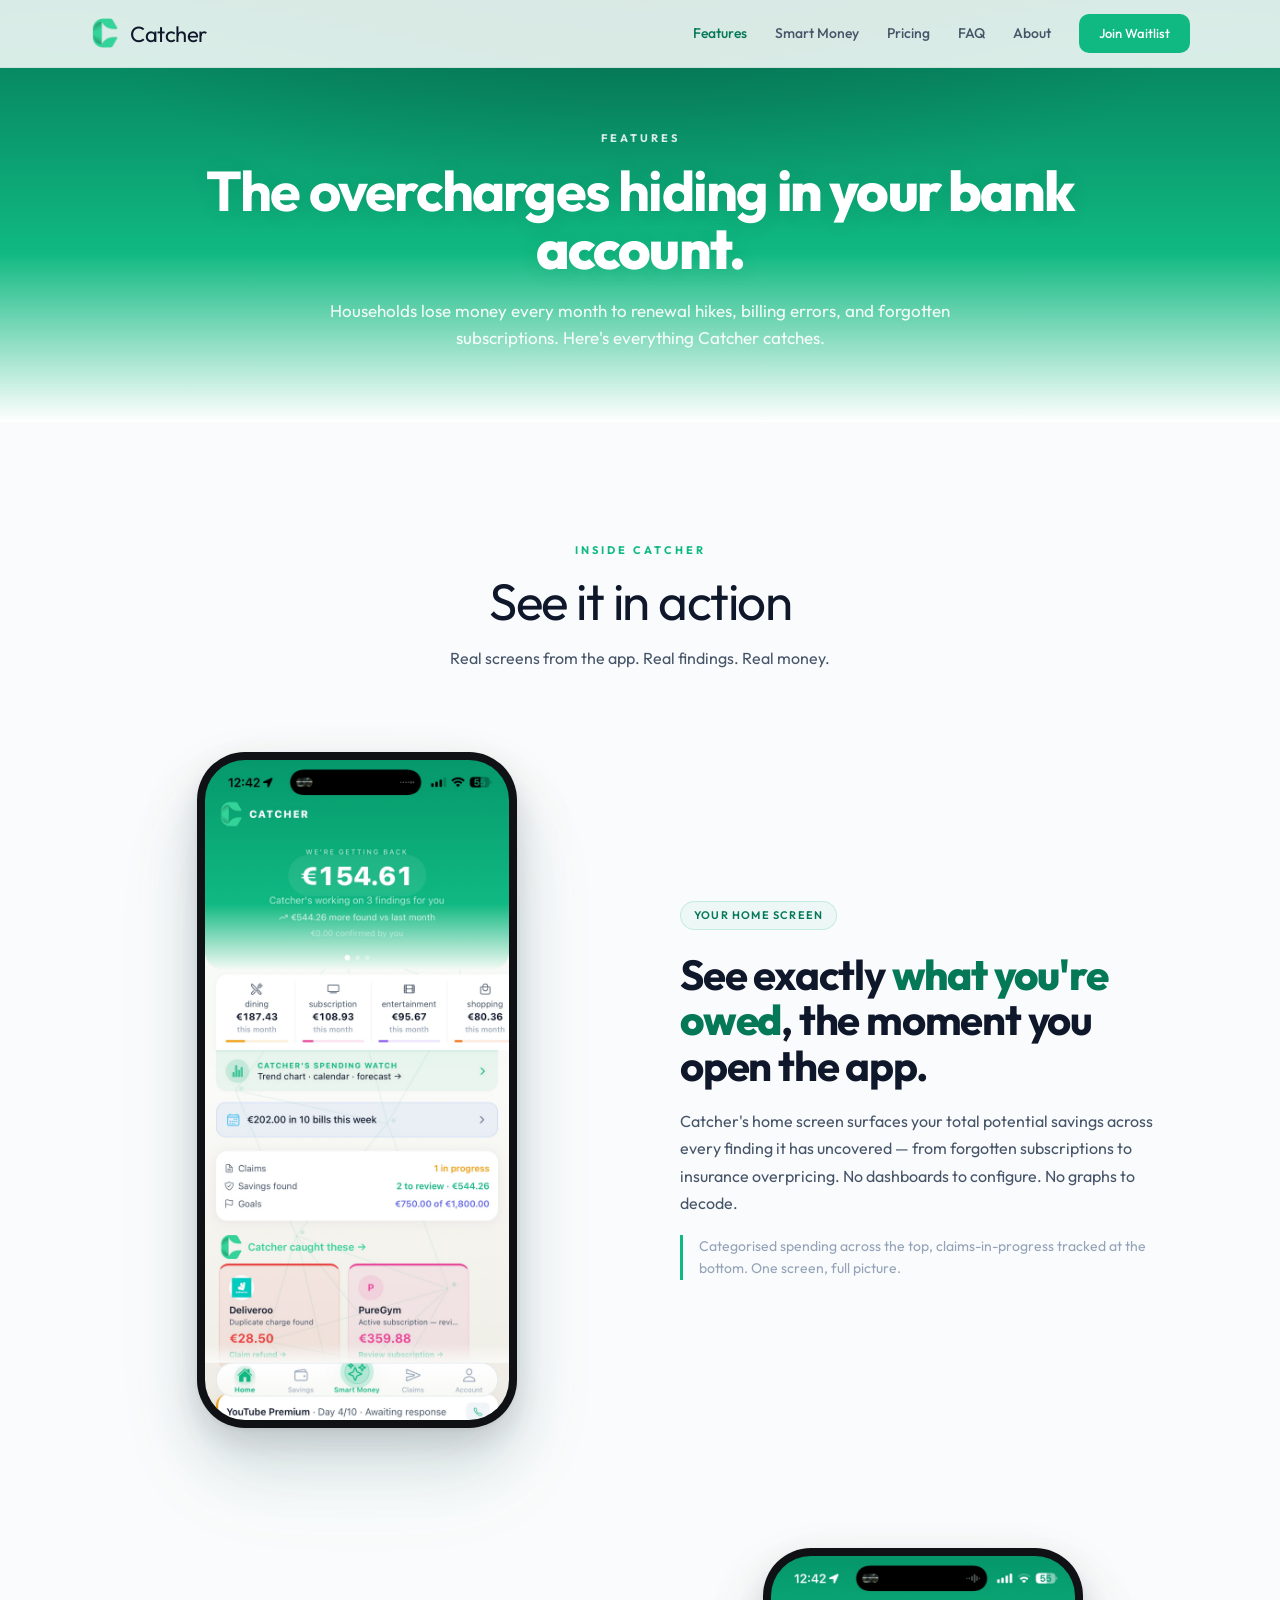
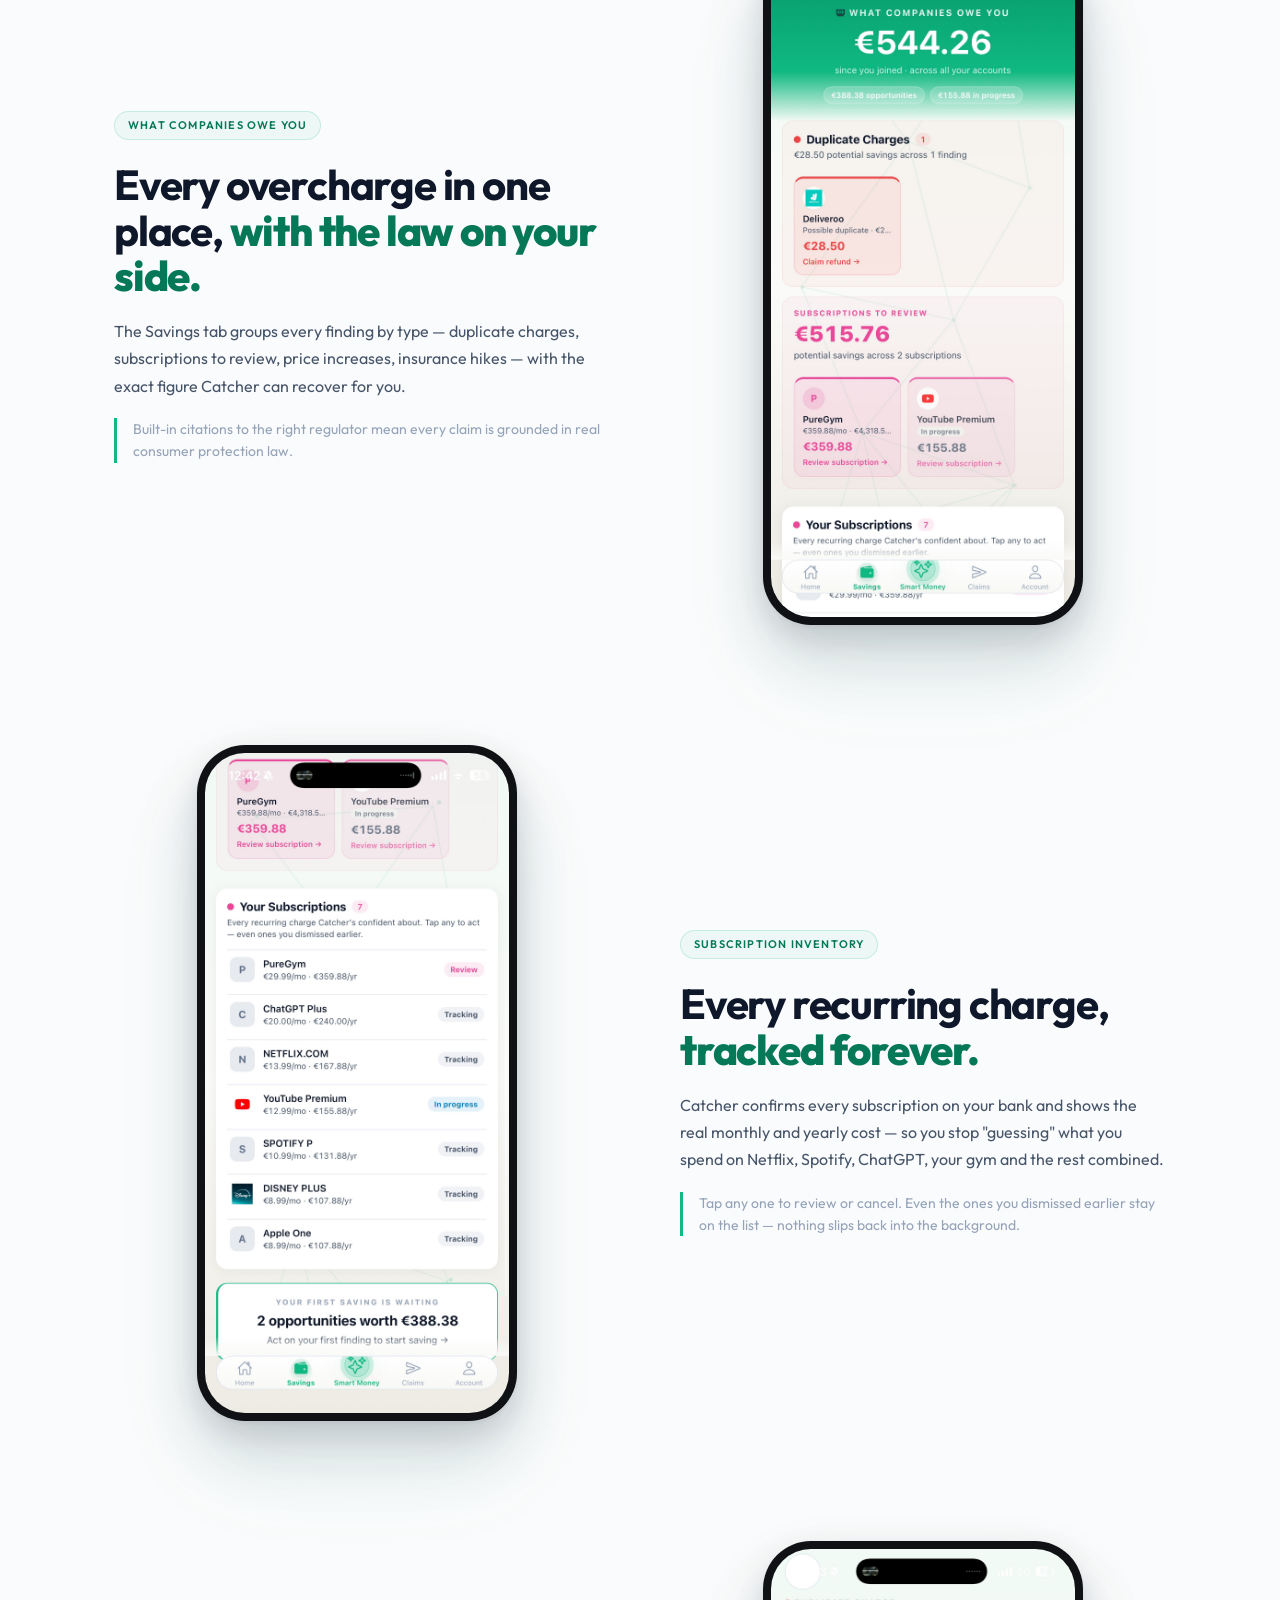
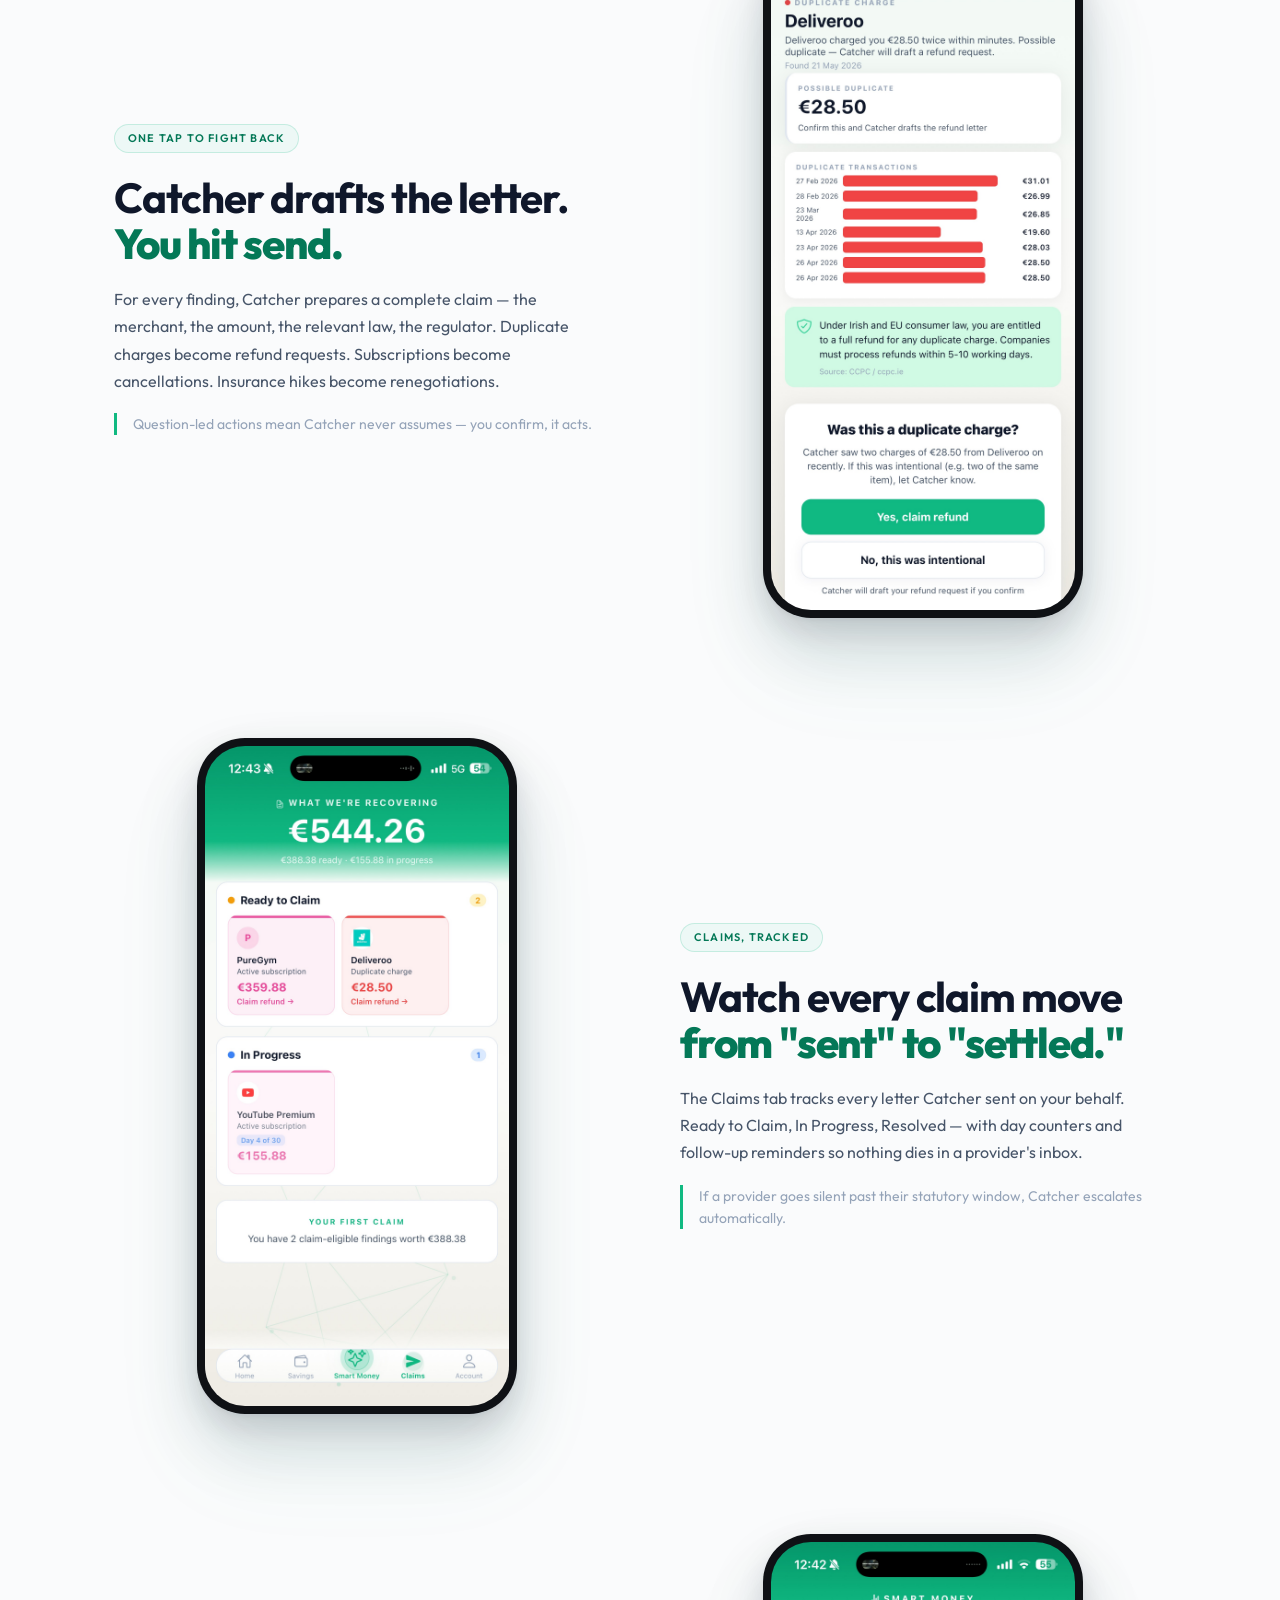
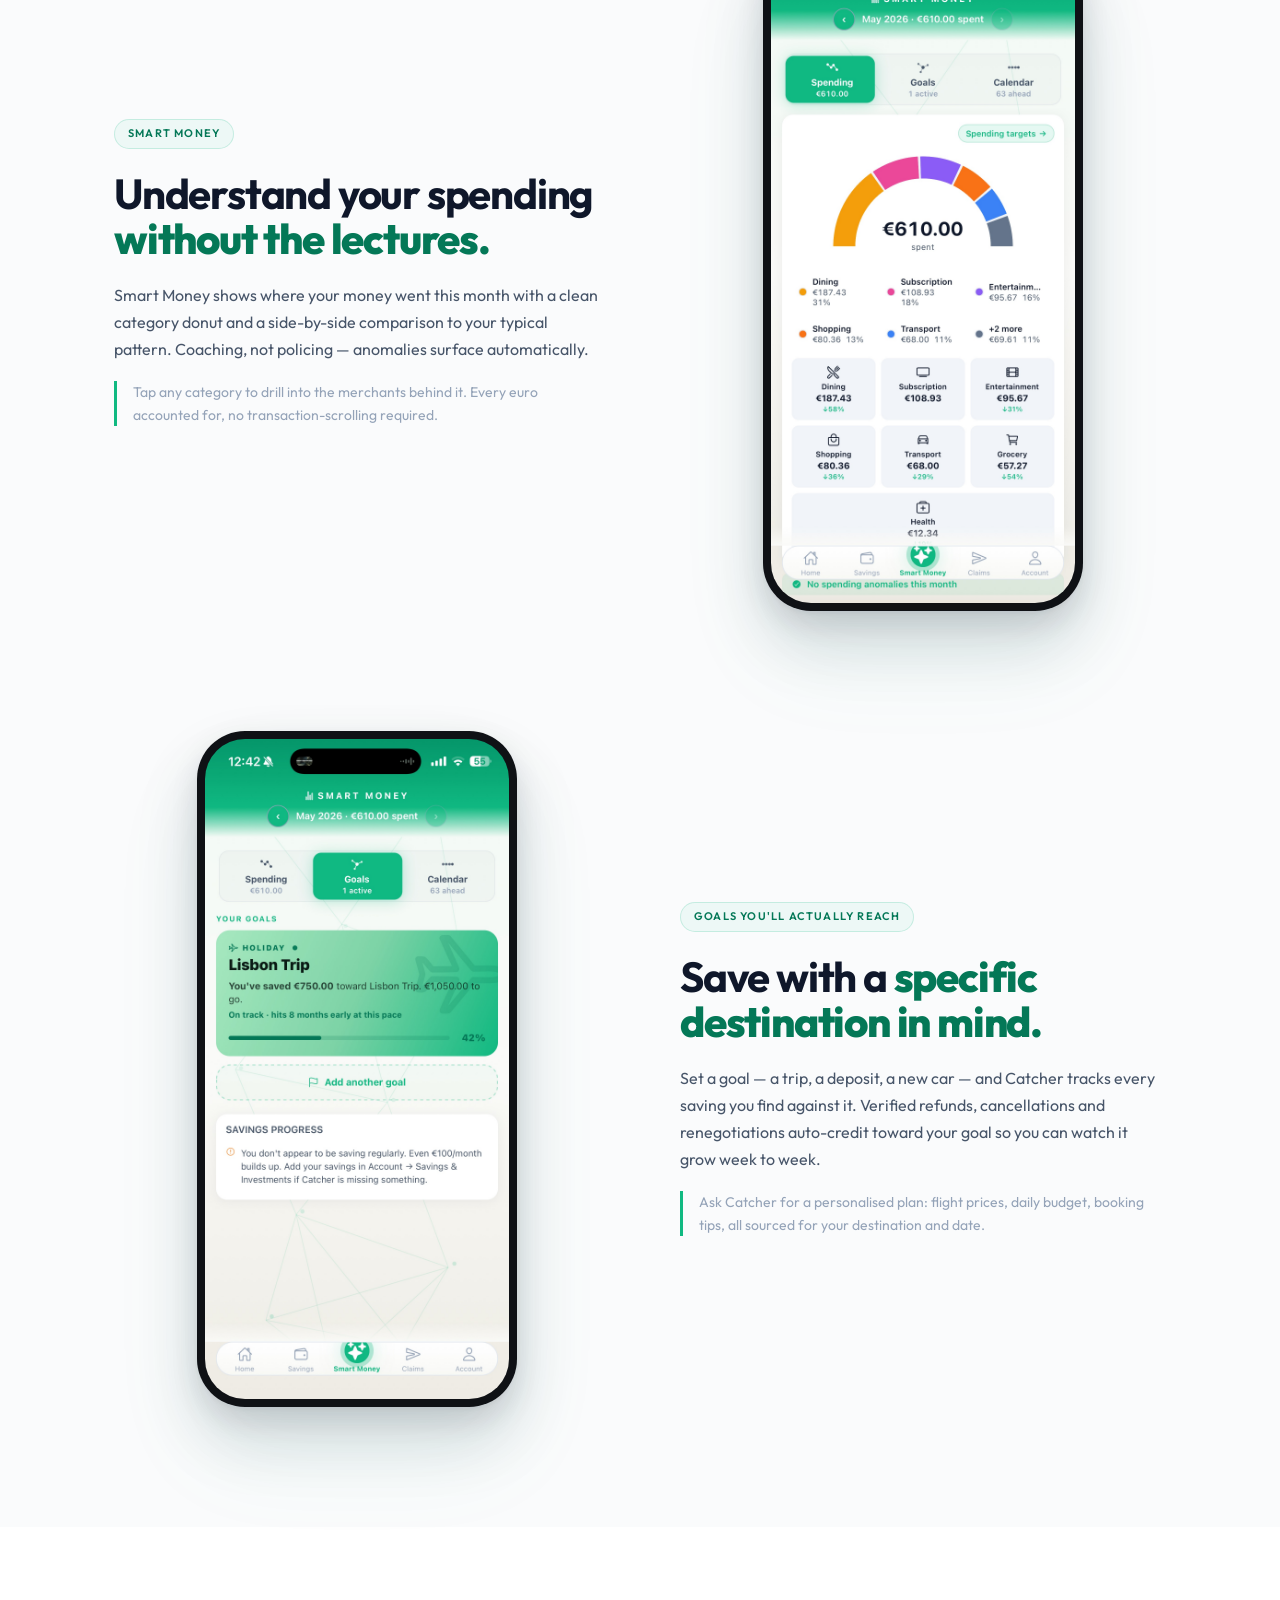
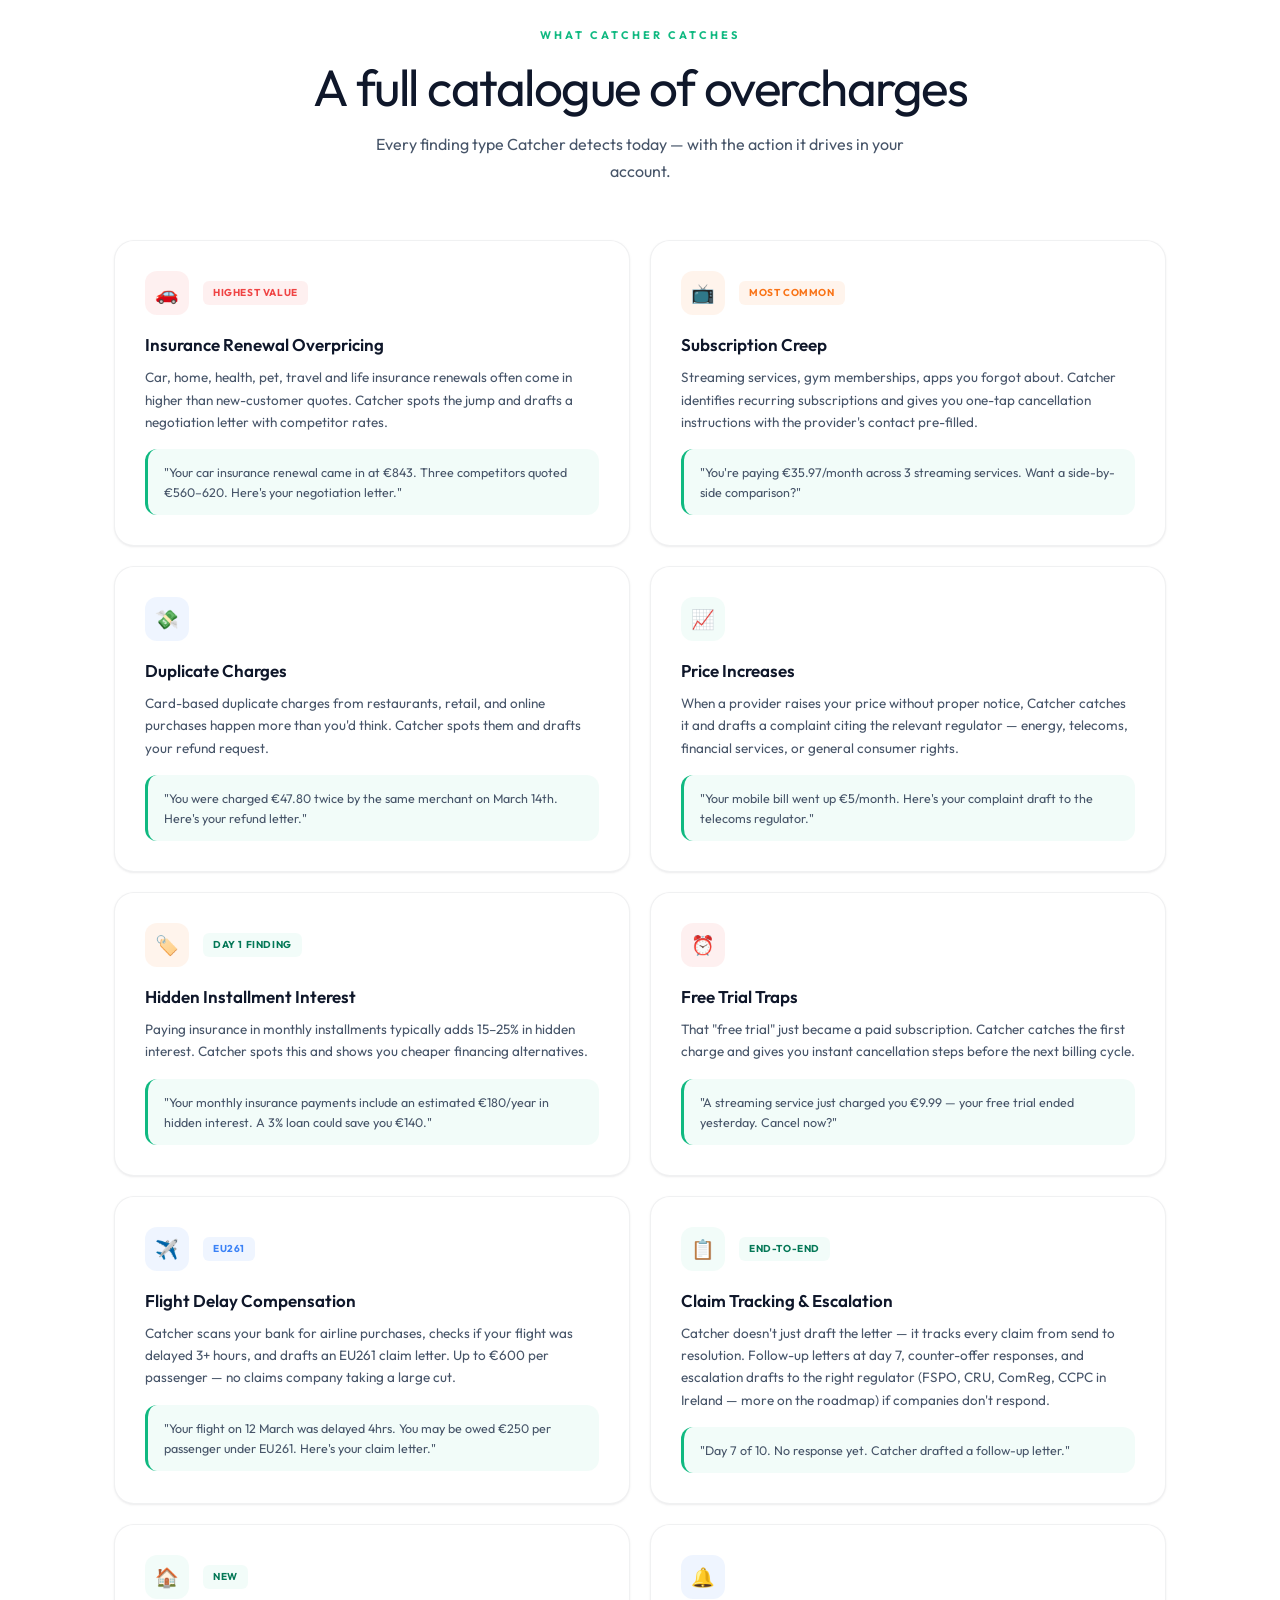
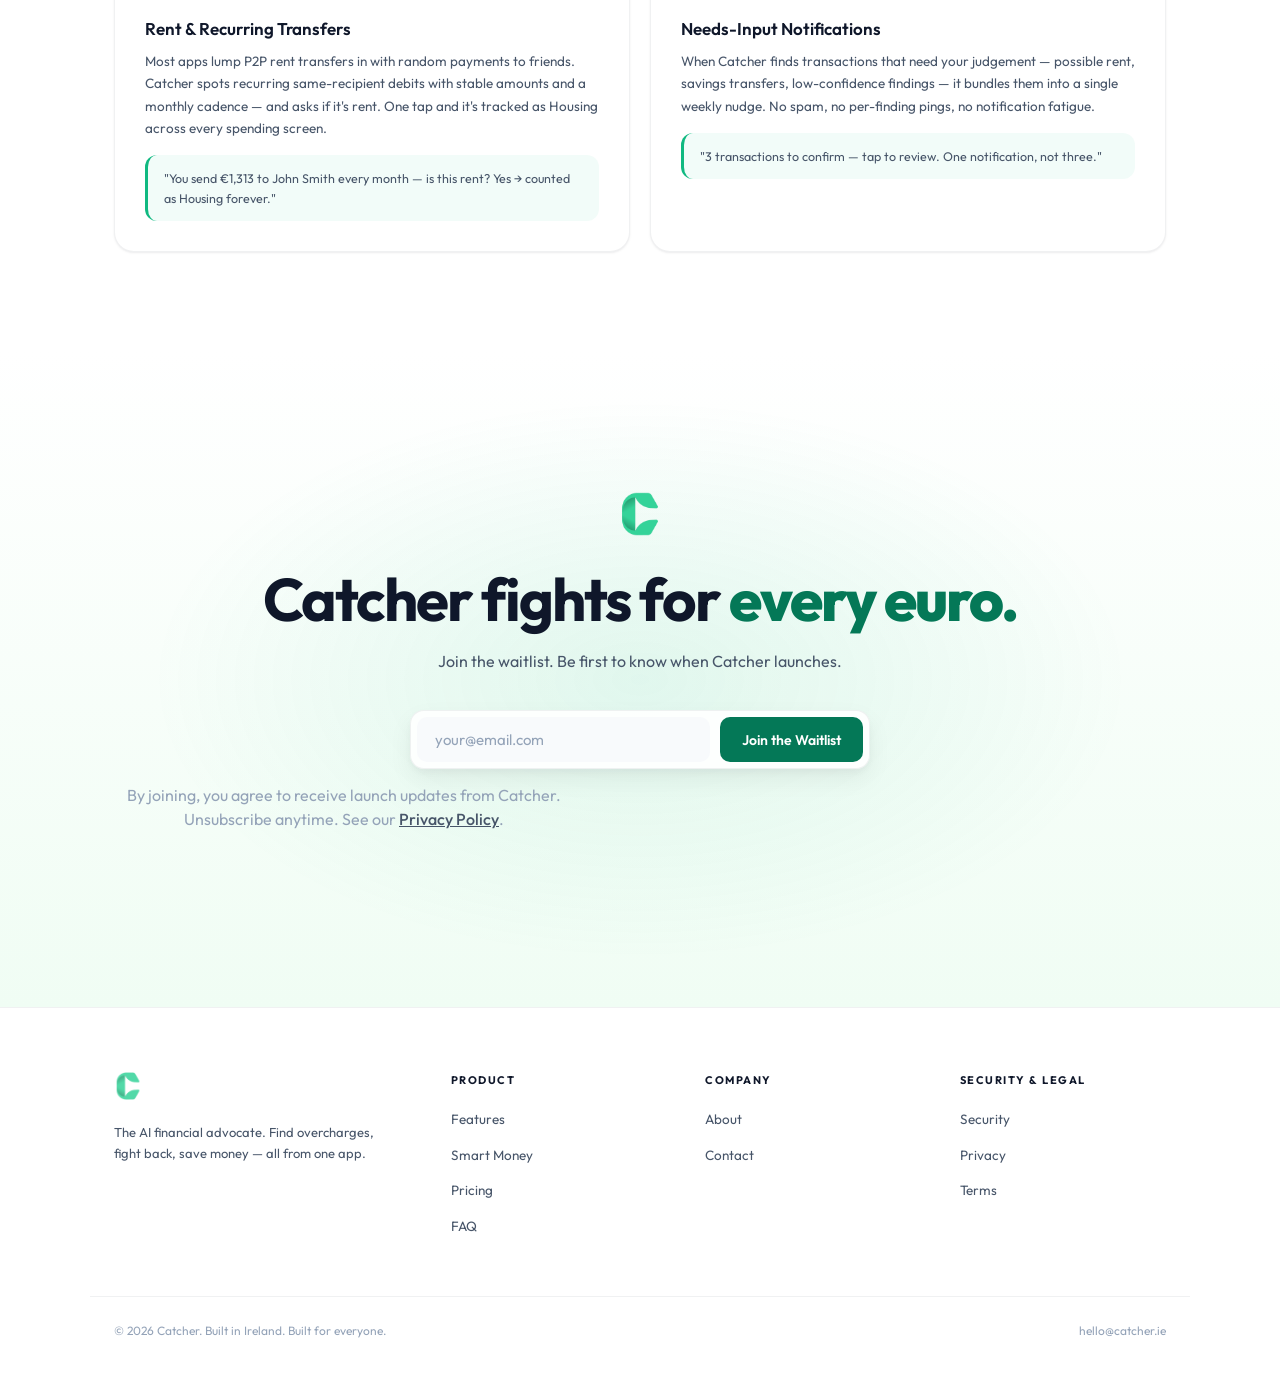
<file: features.html>
<!DOCTYPE html>
<html lang="en">
<head>
<meta charset="UTF-8">
<meta name="viewport" content="width=device-width, initial-scale=1.0">
<title>Features — Catcher</title>
<meta name="description" content="Every kind of overcharge Catcher catches — insurance renewal hikes, forgotten subscriptions, duplicate charges, price increases, flight compensation, and more.">
<meta property="og:title" content="Features — Catcher">
<meta property="og:description" content="Insurance renewals, subscriptions, duplicate charges, flight compensation, claim tracking — Catcher's full catalogue.">
<meta property="og:type" content="website">
<meta property="og:url" content="https://catcher.ie/features">
<meta name="theme-color" content="#10b981">
<link rel="preconnect" href="https://fonts.googleapis.com">
<link href="https://fonts.googleapis.com/css2?family=Outfit:wght@300;400;500;600;700;800&display=swap" rel="stylesheet">
<link rel="stylesheet" href="/styles.css">
</head>
<body>

<div class="constellation"><canvas id="constellation"></canvas></div>

<nav>
  <div class="inner">
    <a href="/" class="logo"><img src="/logo.png" alt="Catcher"><span class="logo-text">Catcher</span></a>
    <div class="nav-links">
      <a href="/features" class="nav-link active">Features</a>
      <a href="/smart-money" class="nav-link">Smart Money</a>
      <a href="/pricing" class="nav-link">Pricing</a>
      <a href="/faq" class="nav-link">FAQ</a>
      <a href="/about" class="nav-link">About</a>
      <a href="/#waitlist" class="nav-link nav-cta">Join Waitlist</a>
    </div>
  </div>
</nav>

<section class="page-hero">
  <div class="container">
    <div class="page-label fade-up">Features</div>
    <h1 class="fade-up">The overcharges hiding <em>in your bank account.</em></h1>
    <p class="fade-up">Households lose money every month to renewal hikes, billing errors, and forgotten subscriptions. Here's everything Catcher catches.</p>
  </div>
</section>

<section class="showcase-section">
  <div class="container">
    <div class="showcase-intro">
      <div class="section-label fade-up">Inside Catcher</div>
      <div class="section-title fade-up">See it in action</div>
      <p class="section-sub fade-up" style="margin: 0 auto;">Real screens from the app. Real findings. Real money.</p>
    </div>

    <div class="showcase-row fade-up">
      <div class="showcase-phone"><img src="/home-savings.jpg" alt="Catcher home screen — €154.61 found, in-progress claims" loading="lazy"></div>
      <div class="showcase-text">
        <span class="showcase-tag">Your home screen</span>
        <h3>See exactly <em>what you're owed</em>, the moment you open the app.</h3>
        <p>Catcher's home screen surfaces your total potential savings across every finding it has uncovered — from forgotten subscriptions to insurance overpricing. No dashboards to configure. No graphs to decode.</p>
        <p class="showcase-detail">Categorised spending across the top, claims-in-progress tracked at the bottom. One screen, full picture.</p>
      </div>
    </div>

    <div class="showcase-row reverse fade-up">
      <div class="showcase-phone"><img src="/savings-owed.jpg" alt="Catcher Savings tab — €544.26 owed back across duplicates and subscriptions" loading="lazy"></div>
      <div class="showcase-text">
        <span class="showcase-tag">What companies owe you</span>
        <h3>Every overcharge in one place, <em>with the law on your side.</em></h3>
        <p>The Savings tab groups every finding by type — duplicate charges, subscriptions to review, price increases, insurance hikes — with the exact figure Catcher can recover for you.</p>
        <p class="showcase-detail">Built-in citations to the right regulator mean every claim is grounded in real consumer protection law.</p>
      </div>
    </div>

    <div class="showcase-row fade-up">
      <div class="showcase-phone"><img src="/subscription-inventory.jpg" alt="Catcher subscription inventory — every recurring charge with monthly and yearly cost" loading="lazy"></div>
      <div class="showcase-text">
        <span class="showcase-tag">Subscription inventory</span>
        <h3>Every recurring charge, <em>tracked forever.</em></h3>
        <p>Catcher confirms every subscription on your bank and shows the real monthly and yearly cost — so you stop "guessing" what you spend on Netflix, Spotify, ChatGPT, your gym and the rest combined.</p>
        <p class="showcase-detail">Tap any one to review or cancel. Even the ones you dismissed earlier stay on the list — nothing slips back into the background.</p>
      </div>
    </div>

    <div class="showcase-row reverse fade-up">
      <div class="showcase-phone"><img src="/finding-detail.jpg" alt="Catcher finding detail — duplicate charge with refund letter ready" loading="lazy"></div>
      <div class="showcase-text">
        <span class="showcase-tag">One tap to fight back</span>
        <h3>Catcher drafts the letter. <em>You hit send.</em></h3>
        <p>For every finding, Catcher prepares a complete claim — the merchant, the amount, the relevant law, the regulator. Duplicate charges become refund requests. Subscriptions become cancellations. Insurance hikes become renegotiations.</p>
        <p class="showcase-detail">Question-led actions mean Catcher never assumes — you confirm, it acts.</p>
      </div>
    </div>

    <div class="showcase-row fade-up">
      <div class="showcase-phone"><img src="/claims.jpg" alt="Catcher Claims tab — recovery in progress" loading="lazy"></div>
      <div class="showcase-text">
        <span class="showcase-tag">Claims, tracked</span>
        <h3>Watch every claim move <em>from "sent" to "settled."</em></h3>
        <p>The Claims tab tracks every letter Catcher sent on your behalf. Ready to Claim, In Progress, Resolved — with day counters and follow-up reminders so nothing dies in a provider's inbox.</p>
        <p class="showcase-detail">If a provider goes silent past their statutory window, Catcher escalates automatically.</p>
      </div>
    </div>

    <div class="showcase-row reverse fade-up">
      <div class="showcase-phone"><img src="/smart-money-spending.jpg" alt="Catcher Smart Money spending breakdown" loading="lazy"></div>
      <div class="showcase-text">
        <span class="showcase-tag">Smart Money</span>
        <h3>Understand your spending <em>without the lectures.</em></h3>
        <p>Smart Money shows where your money went this month with a clean category donut and a side-by-side comparison to your typical pattern. Coaching, not policing — anomalies surface automatically.</p>
        <p class="showcase-detail">Tap any category to drill into the merchants behind it. Every euro accounted for, no transaction-scrolling required.</p>
      </div>
    </div>

    <div class="showcase-row fade-up">
      <div class="showcase-phone"><img src="/goals.jpg" alt="Catcher savings goals — Lisbon Trip 42% progress, on track" loading="lazy"></div>
      <div class="showcase-text">
        <span class="showcase-tag">Goals you'll actually reach</span>
        <h3>Save with a <em>specific destination in mind.</em></h3>
        <p>Set a goal — a trip, a deposit, a new car — and Catcher tracks every saving you find against it. Verified refunds, cancellations and renegotiations auto-credit toward your goal so you can watch it grow week to week.</p>
        <p class="showcase-detail">Ask Catcher for a personalised plan: flight prices, daily budget, booking tips, all sourced for your destination and date.</p>
      </div>
    </div>
  </div>
</section>

<section id="features">
  <div class="container">
    <div class="section-head">
      <div class="section-label fade-up">What Catcher Catches</div>
      <div class="section-title fade-up">A full catalogue of overcharges</div>
      <p class="section-sub fade-up">Every finding type Catcher detects today — with the action it drives in your account.</p>
    </div>
    <div class="features-grid">
      <div class="feature-card fade-up">
        <div class="feature-header">
          <div class="feature-icon" style="background:rgba(239,68,68,0.08);color:var(--red);">🚗</div>
          <span class="feature-tag" style="background:rgba(239,68,68,0.08);color:var(--red);">Highest Value</span>
        </div>
        <h4>Insurance Renewal Overpricing</h4>
        <p>Car, home, health, pet, travel and life insurance renewals often come in higher than new-customer quotes. Catcher spots the jump and drafts a negotiation letter with competitor rates.</p>
        <div class="feature-example">"Your car insurance renewal came in at €843. Three competitors quoted €560–620. Here's your negotiation letter."</div>
      </div>
      <div class="feature-card fade-up" style="transition-delay:0.1s">
        <div class="feature-header">
          <div class="feature-icon" style="background:rgba(249,115,22,0.08);color:var(--orange);">📺</div>
          <span class="feature-tag" style="background:rgba(249,115,22,0.08);color:var(--orange);">Most Common</span>
        </div>
        <h4>Subscription Creep</h4>
        <p>Streaming services, gym memberships, apps you forgot about. Catcher identifies recurring subscriptions and gives you one-tap cancellation instructions with the provider's contact pre-filled.</p>
        <div class="feature-example">"You're paying €35.97/month across 3 streaming services. Want a side-by-side comparison?"</div>
      </div>
      <div class="feature-card fade-up">
        <div class="feature-header">
          <div class="feature-icon" style="background:var(--accent-glow);color:var(--accent);">💸</div>
        </div>
        <h4>Duplicate Charges</h4>
        <p>Card-based duplicate charges from restaurants, retail, and online purchases happen more than you'd think. Catcher spots them and drafts your refund request.</p>
        <div class="feature-example">"You were charged €47.80 twice by the same merchant on March 14th. Here's your refund letter."</div>
      </div>
      <div class="feature-card fade-up" style="transition-delay:0.1s">
        <div class="feature-header">
          <div class="feature-icon" style="background:var(--green-soft);color:var(--green-deep);">📈</div>
        </div>
        <h4>Price Increases</h4>
        <p>When a provider raises your price without proper notice, Catcher catches it and drafts a complaint citing the relevant regulator — energy, telecoms, financial services, or general consumer rights.</p>
        <div class="feature-example">"Your mobile bill went up €5/month. Here's your complaint draft to the telecoms regulator."</div>
      </div>
      <div class="feature-card fade-up">
        <div class="feature-header">
          <div class="feature-icon" style="background:rgba(249,115,22,0.08);color:var(--orange);">🏷️</div>
          <span class="feature-tag" style="background:var(--green-soft);color:var(--green-deep);">Day 1 Finding</span>
        </div>
        <h4>Hidden Installment Interest</h4>
        <p>Paying insurance in monthly installments typically adds 15–25% in hidden interest. Catcher spots this and shows you cheaper financing alternatives.</p>
        <div class="feature-example">"Your monthly insurance payments include an estimated €180/year in hidden interest. A 3% loan could save you €140."</div>
      </div>
      <div class="feature-card fade-up" style="transition-delay:0.1s">
        <div class="feature-header">
          <div class="feature-icon" style="background:rgba(239,68,68,0.08);color:var(--red);">⏰</div>
        </div>
        <h4>Free Trial Traps</h4>
        <p>That "free trial" just became a paid subscription. Catcher catches the first charge and gives you instant cancellation steps before the next billing cycle.</p>
        <div class="feature-example">"A streaming service just charged you €9.99 — your free trial ended yesterday. Cancel now?"</div>
      </div>
      <div class="feature-card fade-up">
        <div class="feature-header">
          <div class="feature-icon" style="background:var(--accent-glow);color:var(--accent);">✈️</div>
          <span class="feature-tag" style="background:var(--accent-glow);color:var(--accent);">EU261</span>
        </div>
        <h4>Flight Delay Compensation</h4>
        <p>Catcher scans your bank for airline purchases, checks if your flight was delayed 3+ hours, and drafts an EU261 claim letter. Up to €600 per passenger — no claims company taking a large cut.</p>
        <div class="feature-example">"Your flight on 12 March was delayed 4hrs. You may be owed €250 per passenger under EU261. Here's your claim letter."</div>
      </div>
      <div class="feature-card fade-up" style="transition-delay:0.1s">
        <div class="feature-header">
          <div class="feature-icon" style="background:var(--green-soft);color:var(--green-deep);">📋</div>
          <span class="feature-tag" style="background:var(--green-soft);color:var(--green-deep);">End-to-End</span>
        </div>
        <h4>Claim Tracking &amp; Escalation</h4>
        <p>Catcher doesn't just draft the letter — it tracks every claim from send to resolution. Follow-up letters at day 7, counter-offer responses, and escalation drafts to the right regulator (FSPO, CRU, ComReg, CCPC in Ireland — more on the roadmap) if companies don't respond.</p>
        <div class="feature-example">"Day 7 of 10. No response yet. Catcher drafted a follow-up letter."</div>
      </div>
      <div class="feature-card fade-up">
        <div class="feature-header">
          <div class="feature-icon" style="background:var(--green-soft);color:var(--green-deep);">🏠</div>
          <span class="feature-tag" style="background:var(--green-soft);color:var(--green-deep);">New</span>
        </div>
        <h4>Rent &amp; Recurring Transfers</h4>
        <p>Most apps lump P2P rent transfers in with random payments to friends. Catcher spots recurring same-recipient debits with stable amounts and a monthly cadence — and asks if it's rent. One tap and it's tracked as Housing across every spending screen.</p>
        <div class="feature-example">"You send €1,313 to John Smith every month — is this rent? Yes → counted as Housing forever."</div>
      </div>
      <div class="feature-card fade-up" style="transition-delay:0.1s">
        <div class="feature-header">
          <div class="feature-icon" style="background:var(--accent-glow);color:var(--accent);">🔔</div>
        </div>
        <h4>Needs-Input Notifications</h4>
        <p>When Catcher finds transactions that need your judgement — possible rent, savings transfers, low-confidence findings — it bundles them into a single weekly nudge. No spam, no per-finding pings, no notification fatigue.</p>
        <div class="feature-example">"3 transactions to confirm — tap to review. One notification, not three."</div>
      </div>
    </div>
  </div>
</section>

<section class="final-cta">
  <div class="container">
    <img src="/logo.png" alt="Catcher" style="height:44px;width:auto;margin-bottom:24px;" class="fade-up">
    <h2 class="fade-up">Catcher fights for <em>every euro.</em></h2>
    <p class="fade-up">Join the waitlist. Be first to know when Catcher launches.</p>
    <form class="hero-form fade-up" onsubmit="handleSubmit(event)" style="max-width:460px;margin:0 auto 14px;">
      <input type="email" name="email" placeholder="your@email.com" required>
      <button type="submit">Join the Waitlist</button>
    </form>
    <p class="form-consent fade-up">
      By joining, you agree to receive launch updates from Catcher. Unsubscribe anytime. See our <a href="/privacy">Privacy Policy</a>.
    </p>
  </div>
</section>

<footer>
  <div class="footer-grid">
    <div class="footer-brand">
      <img src="/logo.png" alt="Catcher">
      <p>The AI financial advocate. Find overcharges, fight back, save money — all from one app.</p>
    </div>
    <div class="footer-col">
      <h5>Product</h5>
      <ul>
        <li><a href="/features">Features</a></li>
        <li><a href="/smart-money">Smart Money</a></li>
        <li><a href="/pricing">Pricing</a></li>
        <li><a href="/faq">FAQ</a></li>
      </ul>
    </div>
    <div class="footer-col">
      <h5>Company</h5>
      <ul>
        <li><a href="/about">About</a></li>
        <li><a href="mailto:hello@catcher.ie">Contact</a></li>
      </ul>
    </div>
    <div class="footer-col">
      <h5>Security &amp; Legal</h5>
      <ul>
        <li><a href="/security">Security</a></li>
        <li><a href="/privacy">Privacy</a></li>
        <li><a href="/terms">Terms</a></li>
      </ul>
    </div>
  </div>
  <div class="footer-bottom">
    <div class="copyright">© 2026 Catcher. Built in Ireland. Built for everyone.</div>
    <div>hello@catcher.ie</div>
  </div>
</footer>

<script src="/scripts.js"></script>
</body>
</html>
</file>
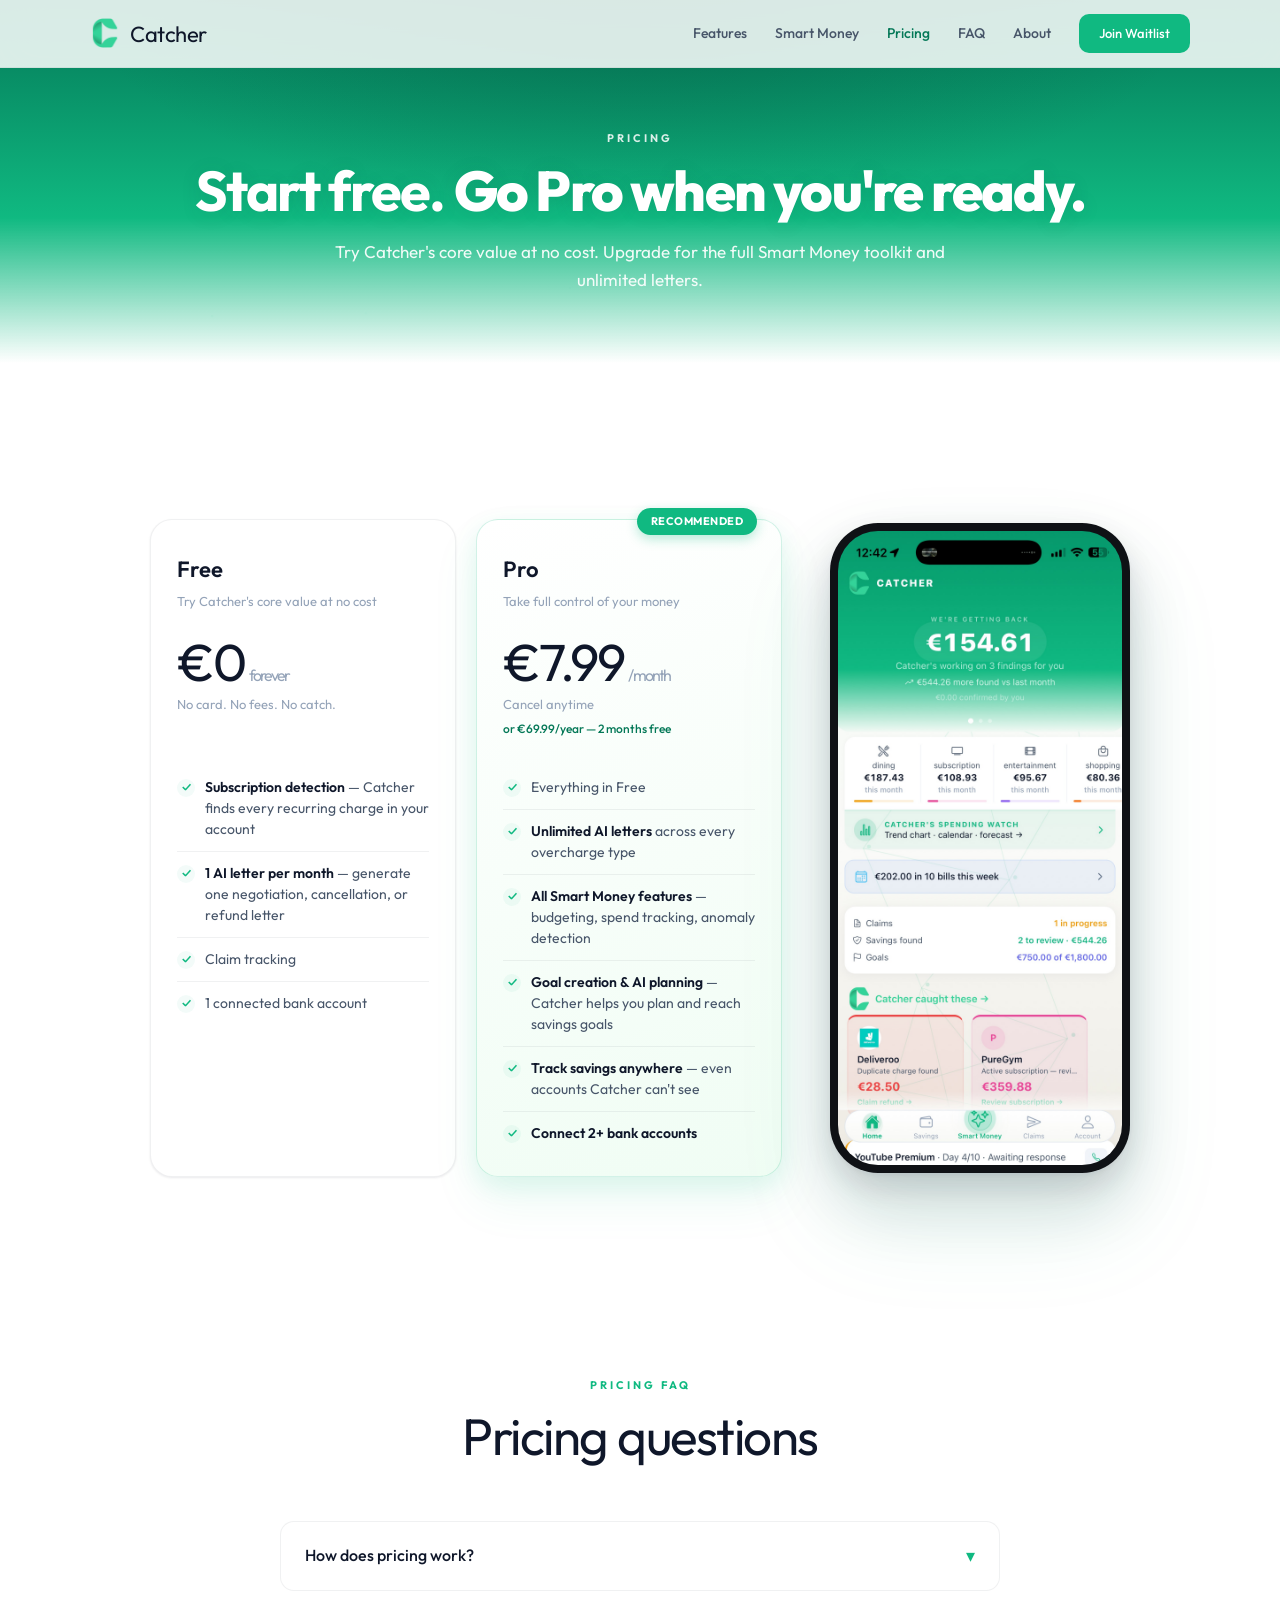
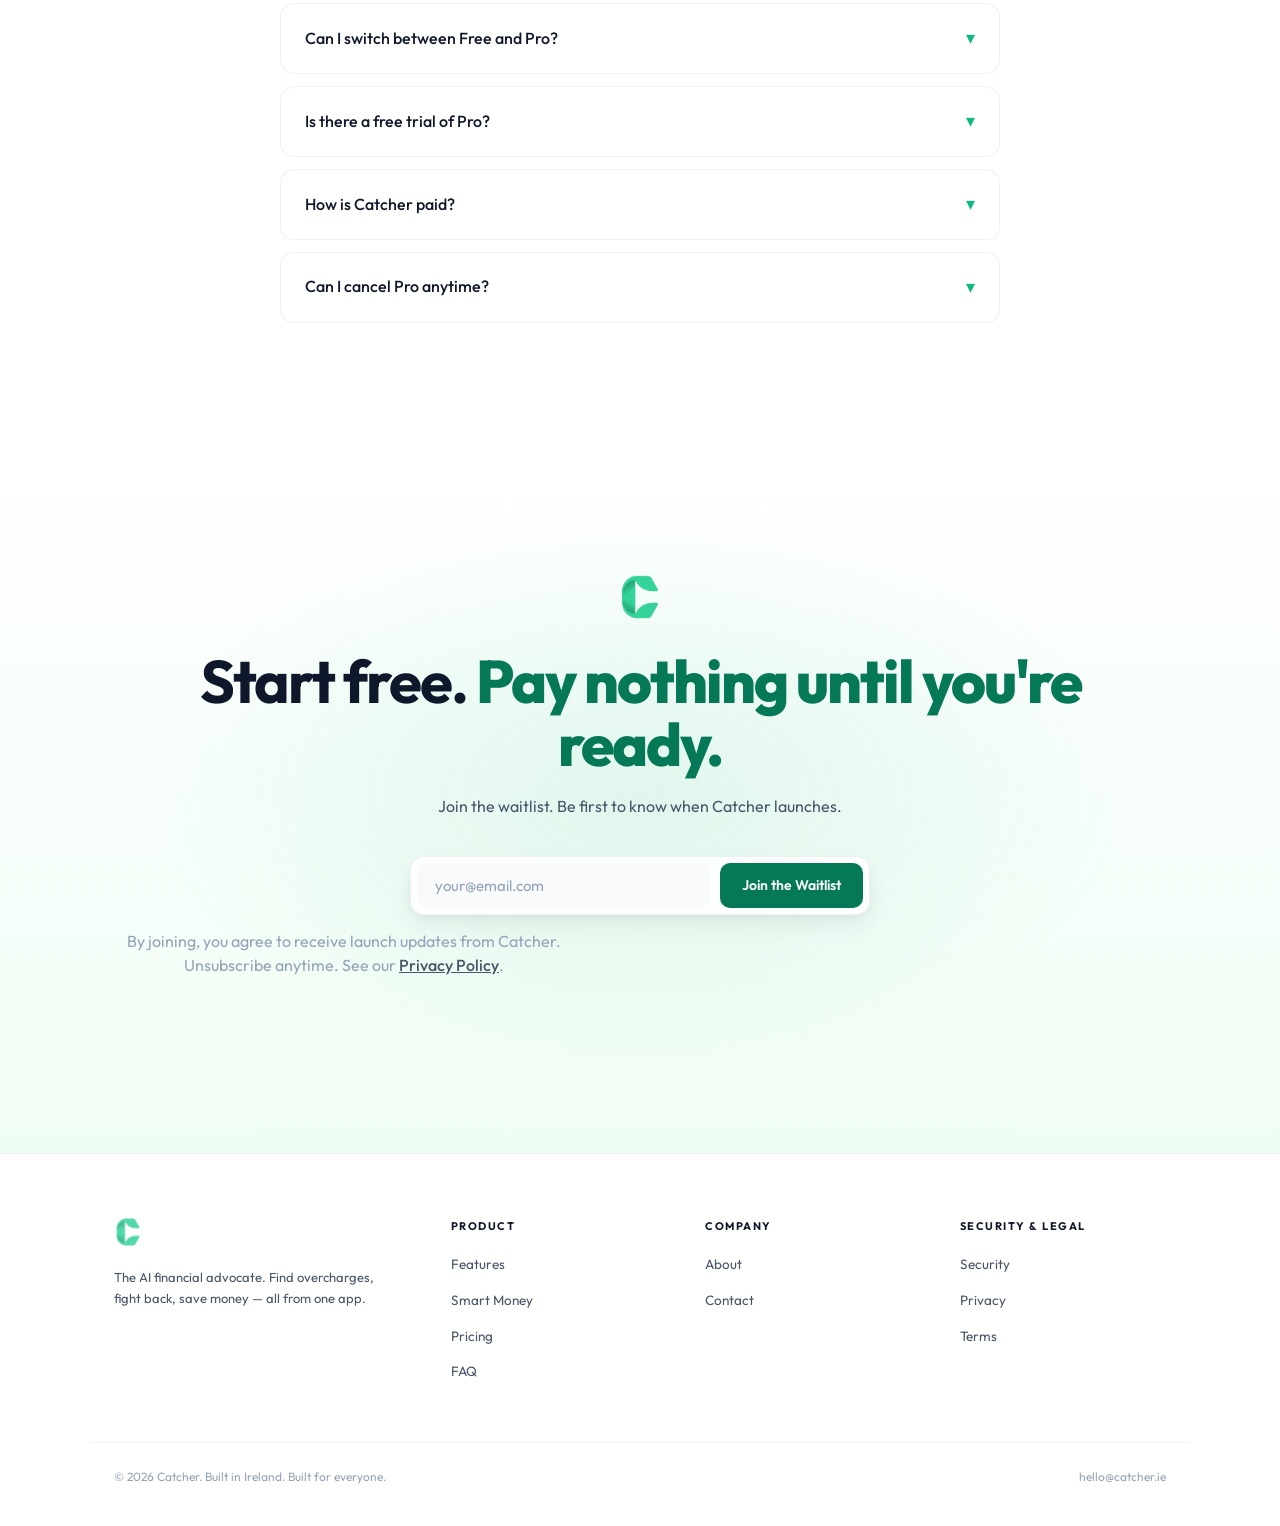
<file: pricing.html>
<!DOCTYPE html>
<html lang="en">
<head>
<meta charset="UTF-8">
<meta name="viewport" content="width=device-width, initial-scale=1.0">
<title>Pricing — Catcher</title>
<meta name="description" content="Start free. Go Pro when you're ready. €0/forever Free tier with subscription detection and 1 AI letter a month. Pro at €7.99/month for unlimited letters and Smart Money.">
<meta property="og:title" content="Pricing — Catcher">
<meta property="og:description" content="Free forever with one AI letter a month. Pro at €7.99/month — unlimited letters, full Smart Money toolkit, AI goal planning.">
<meta property="og:type" content="website">
<meta property="og:url" content="https://catcher.ie/pricing">
<meta name="theme-color" content="#10b981">
<link rel="preconnect" href="https://fonts.googleapis.com">
<link href="https://fonts.googleapis.com/css2?family=Outfit:wght@300;400;500;600;700;800&display=swap" rel="stylesheet">
<link rel="stylesheet" href="/styles.css">
</head>
<body>

<div class="constellation"><canvas id="constellation"></canvas></div>

<nav>
  <div class="inner">
    <a href="/" class="logo"><img src="/logo.png" alt="Catcher"><span class="logo-text">Catcher</span></a>
    <div class="nav-links">
      <a href="/features" class="nav-link">Features</a>
      <a href="/smart-money" class="nav-link">Smart Money</a>
      <a href="/pricing" class="nav-link active">Pricing</a>
      <a href="/faq" class="nav-link">FAQ</a>
      <a href="/about" class="nav-link">About</a>
      <a href="/#waitlist" class="nav-link nav-cta">Join Waitlist</a>
    </div>
  </div>
</nav>

<section class="page-hero">
  <div class="container">
    <div class="page-label fade-up">Pricing</div>
    <h1 class="fade-up">Start free. <em>Go Pro when you're ready.</em></h1>
    <p class="fade-up">Try Catcher's core value at no cost. Upgrade for the full Smart Money toolkit and unlimited letters.</p>
  </div>
</section>

<section id="pricing" class="model-section">
  <div class="container">
    <div class="model-layout">
      <div class="model-cards">
        <div class="model-card free fade-up">
          <h3>Free</h3>
          <p class="model-tagline">Try Catcher's core value at no cost</p>
          <div class="model-price">€0<span class="price-unit">forever</span></div>
          <div class="model-price-sub">No card. No fees. No catch.</div>
          <div class="model-price-alt">&nbsp;</div>
          <ul class="model-features">
            <li><span class="check">✓</span><span><strong>Subscription detection</strong> — Catcher finds every recurring charge in your account</span></li>
            <li><span class="check">✓</span><span><strong>1 AI letter per month</strong> — generate one negotiation, cancellation, or refund letter</span></li>
            <li><span class="check">✓</span><span>Claim tracking</span></li>
            <li><span class="check">✓</span><span>1 connected bank account</span></li>
          </ul>
        </div>
        <div class="model-card pro fade-up" style="transition-delay:0.1s">
          <span class="pro-badge">Recommended</span>
          <h3>Pro</h3>
          <p class="model-tagline">Take full control of your money</p>
          <div class="model-price">€7.99<span class="price-unit">/ month</span></div>
          <div class="model-price-sub">Cancel anytime</div>
          <div class="model-price-alt">or €69.99/year — 2 months free</div>
          <ul class="model-features">
            <li><span class="check">✓</span><span>Everything in Free</span></li>
            <li><span class="check">✓</span><span><strong>Unlimited AI letters</strong> across every overcharge type</span></li>
            <li><span class="check">✓</span><span><strong>All Smart Money features</strong> — budgeting, spend tracking, anomaly detection</span></li>
            <li><span class="check">✓</span><span><strong>Goal creation &amp; AI planning</strong> — Catcher helps you plan and reach savings goals</span></li>
            <li><span class="check">✓</span><span><strong>Track savings anywhere</strong> — even accounts Catcher can't see</span></li>
            <li><span class="check">✓</span><span><strong>Connect 2+ bank accounts</strong></span></li>
          </ul>
        </div>
      </div>
      <div class="phone-frame pro-phone fade-up" style="transition-delay:0.15s">
        <img src="/home-savings.jpg" alt="Catcher Pro experience — what your dashboard looks like" loading="lazy">
      </div>
    </div>
  </div>
</section>

<section class="faq-section">
  <div class="container">
    <div class="section-head">
      <div class="section-label fade-up">Pricing FAQ</div>
      <div class="section-title fade-up">Pricing questions</div>
    </div>
    <div class="faq-list">
      <div class="faq-item fade-up" onclick="toggleFaq(this)">
        <div class="faq-q">How does pricing work? <span class="arrow">▾</span></div>
        <div class="faq-a"><div class="faq-a-inner">Catcher Free includes subscription detection, claim tracking, and one AI letter per month — free forever, no card required. Catcher Pro (€7.99/month or €69.99/year) unlocks unlimited letters across every overcharge type, all Smart Money features, AI-powered goal planning, and multi-account support.</div></div>
      </div>
      <div class="faq-item fade-up" onclick="toggleFaq(this)">
        <div class="faq-q">Can I switch between Free and Pro? <span class="arrow">▾</span></div>
        <div class="faq-a"><div class="faq-a-inner">Yes — upgrade or downgrade at any time from your account settings. If you downgrade mid-cycle, Pro features remain active until the end of the billing period.</div></div>
      </div>
      <div class="faq-item fade-up" onclick="toggleFaq(this)">
        <div class="faq-q">Is there a free trial of Pro? <span class="arrow">▾</span></div>
        <div class="faq-a"><div class="faq-a-inner">Catcher Free isn't a trial — it's a real product you can use forever. If you want to try Pro, the annual plan (€69.99) works out to €5.83/month and includes the equivalent of two free months over a year.</div></div>
      </div>
      <div class="faq-item fade-up" onclick="toggleFaq(this)">
        <div class="faq-q">How is Catcher paid? <span class="arrow">▾</span></div>
        <div class="faq-a"><div class="faq-a-inner">Subscription only. Catcher does not take a percentage of money you recover, does not earn commission on switches, and does not sell your data. You pay for Catcher; Catcher works for you.</div></div>
      </div>
      <div class="faq-item fade-up" onclick="toggleFaq(this)">
        <div class="faq-q">Can I cancel Pro anytime? <span class="arrow">▾</span></div>
        <div class="faq-a"><div class="faq-a-inner">Yes — one tap from your account settings, no questions asked. You'll keep Pro access until the end of the billing period and revert to Free afterward.</div></div>
      </div>
    </div>
  </div>
</section>

<section class="final-cta">
  <div class="container">
    <img src="/logo.png" alt="Catcher" style="height:44px;width:auto;margin-bottom:24px;" class="fade-up">
    <h2 class="fade-up">Start free. <em>Pay nothing until you're ready.</em></h2>
    <p class="fade-up">Join the waitlist. Be first to know when Catcher launches.</p>
    <form class="hero-form fade-up" onsubmit="handleSubmit(event)" style="max-width:460px;margin:0 auto 14px;">
      <input type="email" name="email" placeholder="your@email.com" required>
      <button type="submit">Join the Waitlist</button>
    </form>
    <p class="form-consent fade-up">
      By joining, you agree to receive launch updates from Catcher. Unsubscribe anytime. See our <a href="/privacy">Privacy Policy</a>.
    </p>
  </div>
</section>

<footer>
  <div class="footer-grid">
    <div class="footer-brand">
      <img src="/logo.png" alt="Catcher">
      <p>The AI financial advocate. Find overcharges, fight back, save money — all from one app.</p>
    </div>
    <div class="footer-col">
      <h5>Product</h5>
      <ul>
        <li><a href="/features">Features</a></li>
        <li><a href="/smart-money">Smart Money</a></li>
        <li><a href="/pricing">Pricing</a></li>
        <li><a href="/faq">FAQ</a></li>
      </ul>
    </div>
    <div class="footer-col">
      <h5>Company</h5>
      <ul>
        <li><a href="/about">About</a></li>
        <li><a href="mailto:hello@catcher.ie">Contact</a></li>
      </ul>
    </div>
    <div class="footer-col">
      <h5>Security &amp; Legal</h5>
      <ul>
        <li><a href="/security">Security</a></li>
        <li><a href="/privacy">Privacy</a></li>
        <li><a href="/terms">Terms</a></li>
      </ul>
    </div>
  </div>
  <div class="footer-bottom">
    <div class="copyright">© 2026 Catcher. Built in Ireland. Built for everyone.</div>
    <div>hello@catcher.ie</div>
  </div>
</footer>

<script src="/scripts.js"></script>
</body>
</html>
</file>
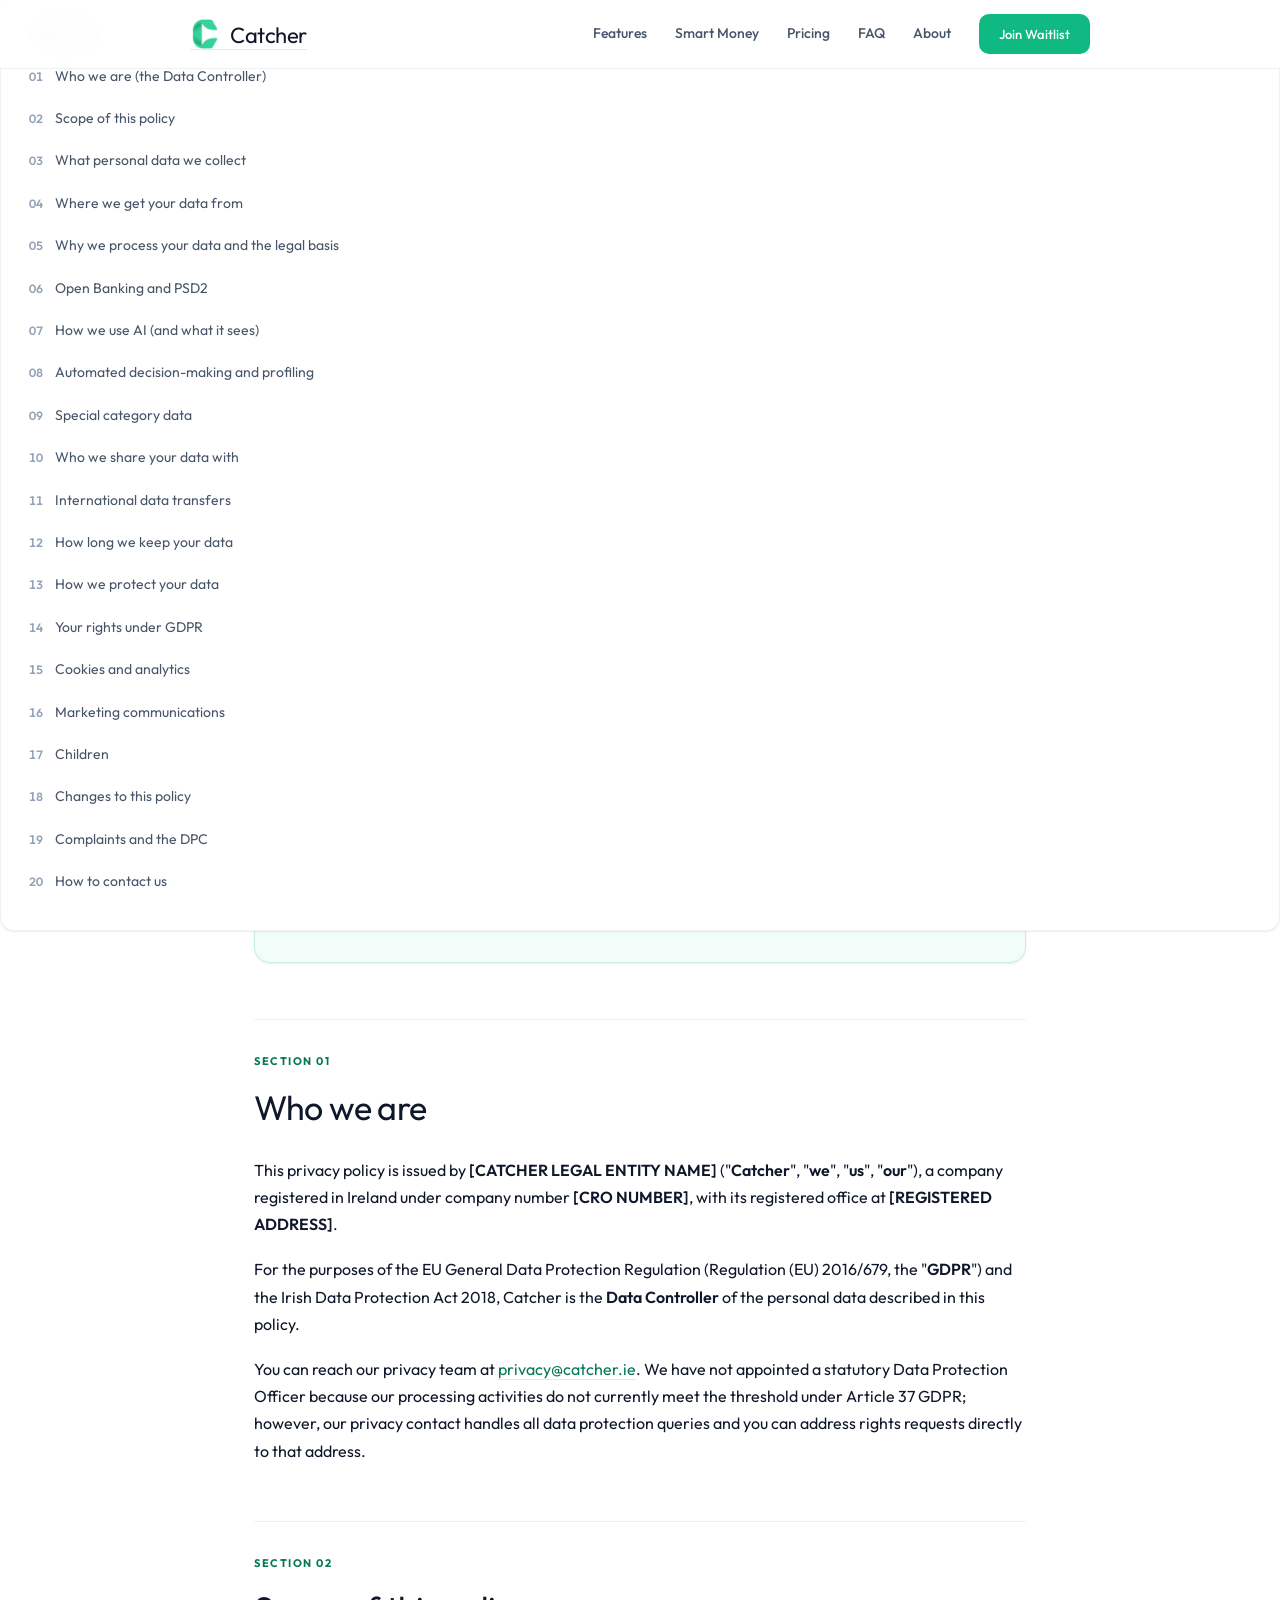
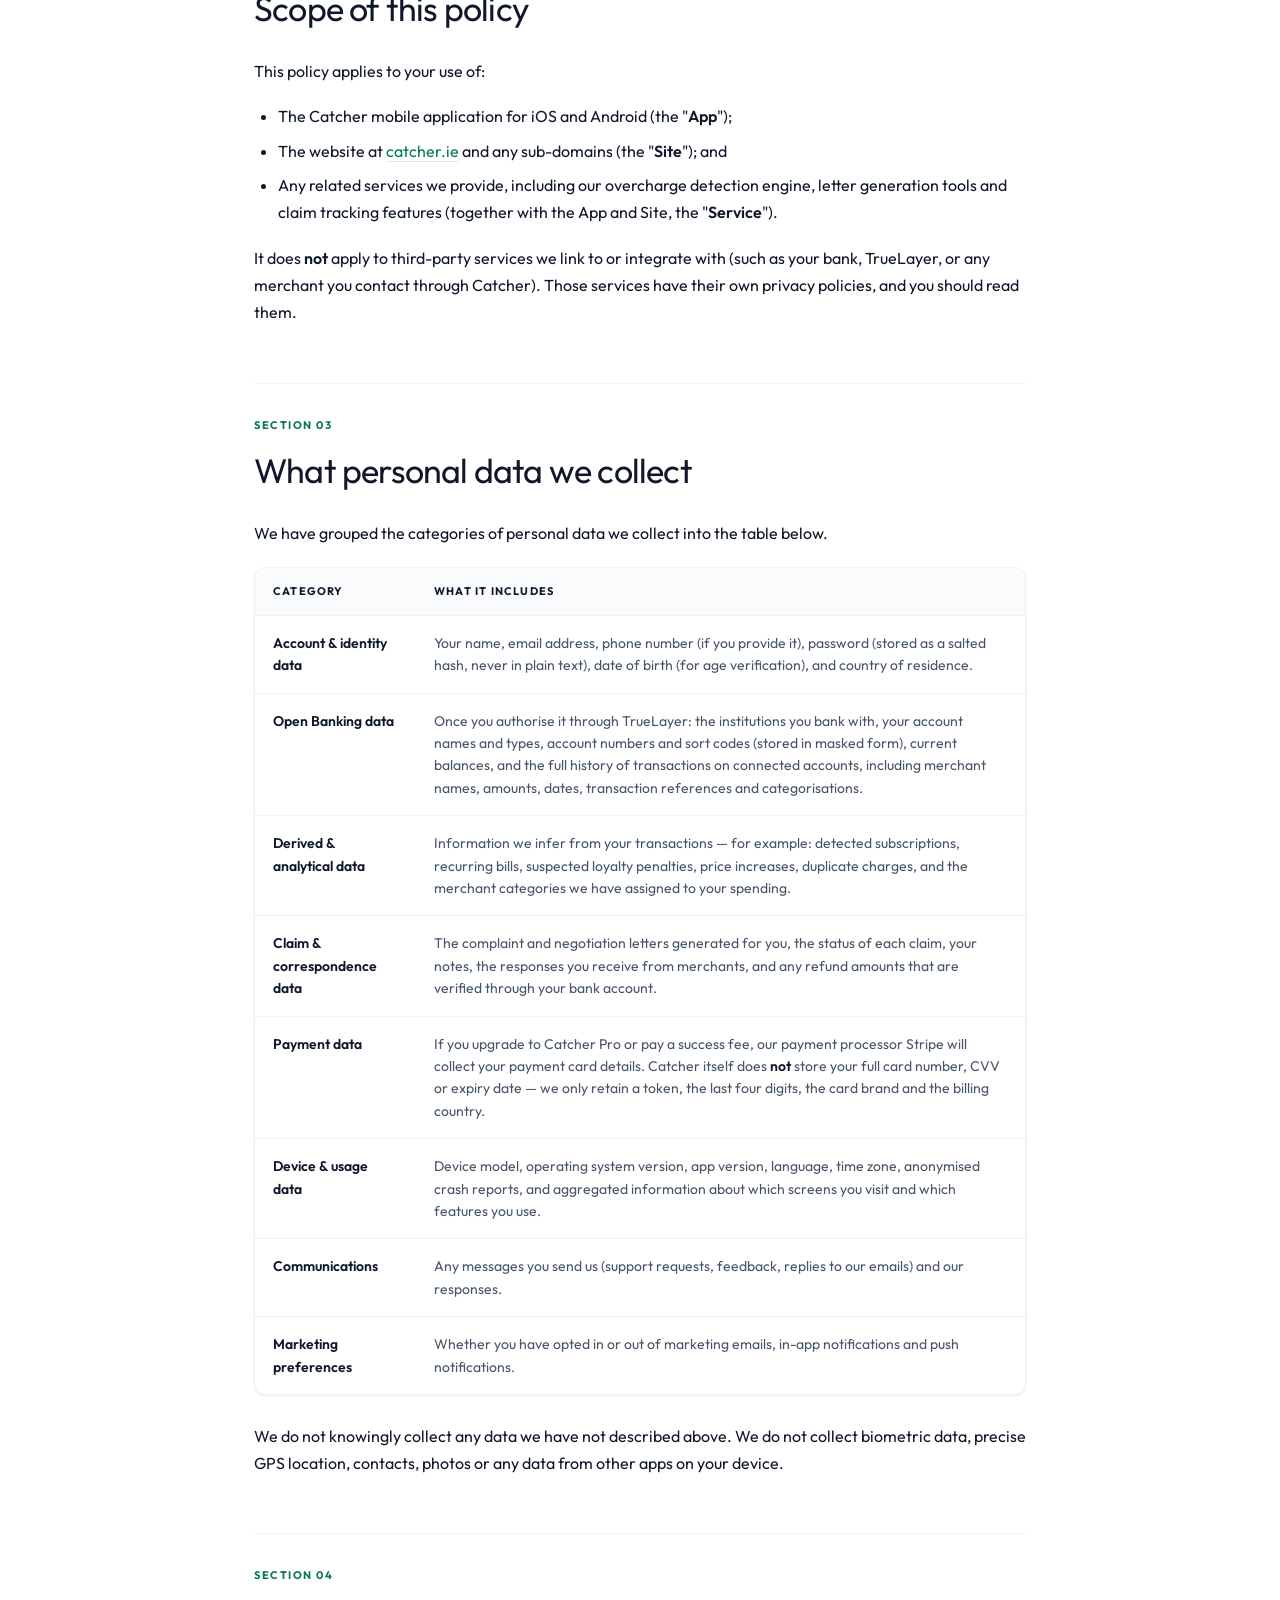
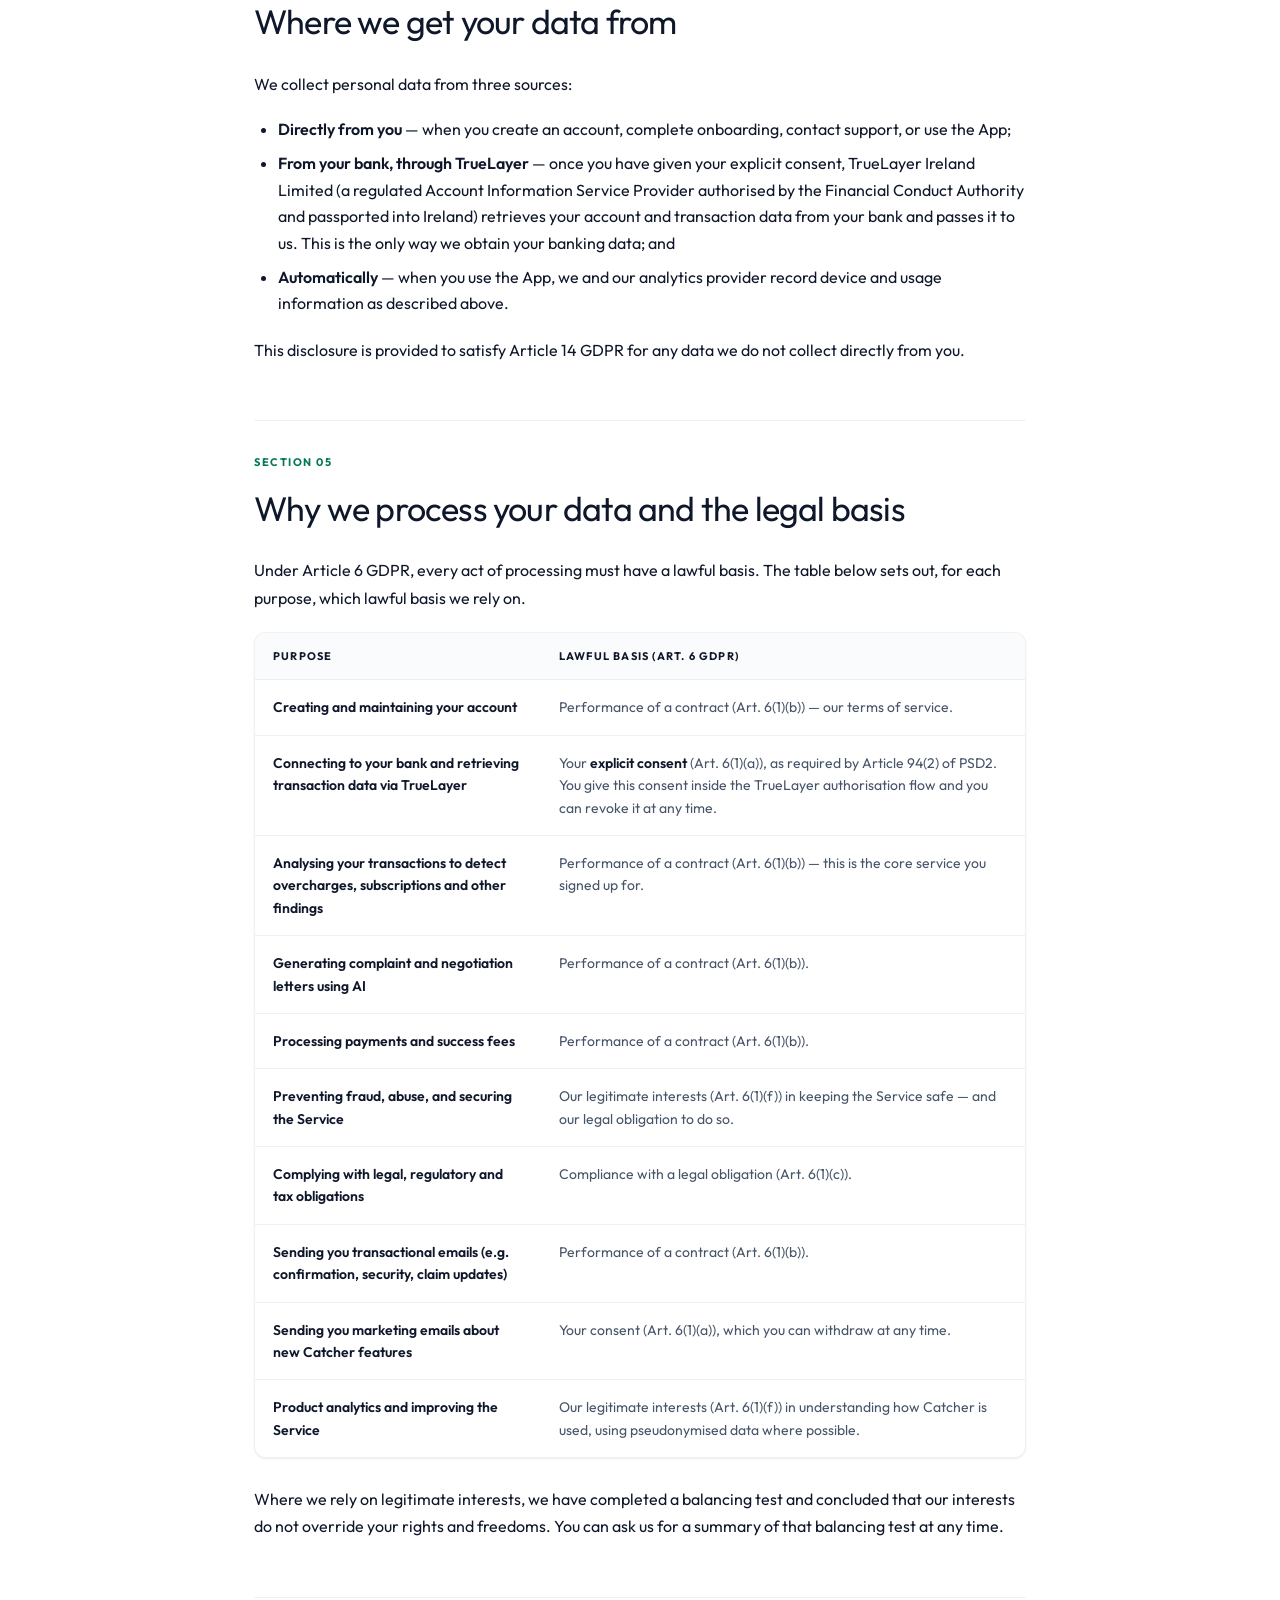
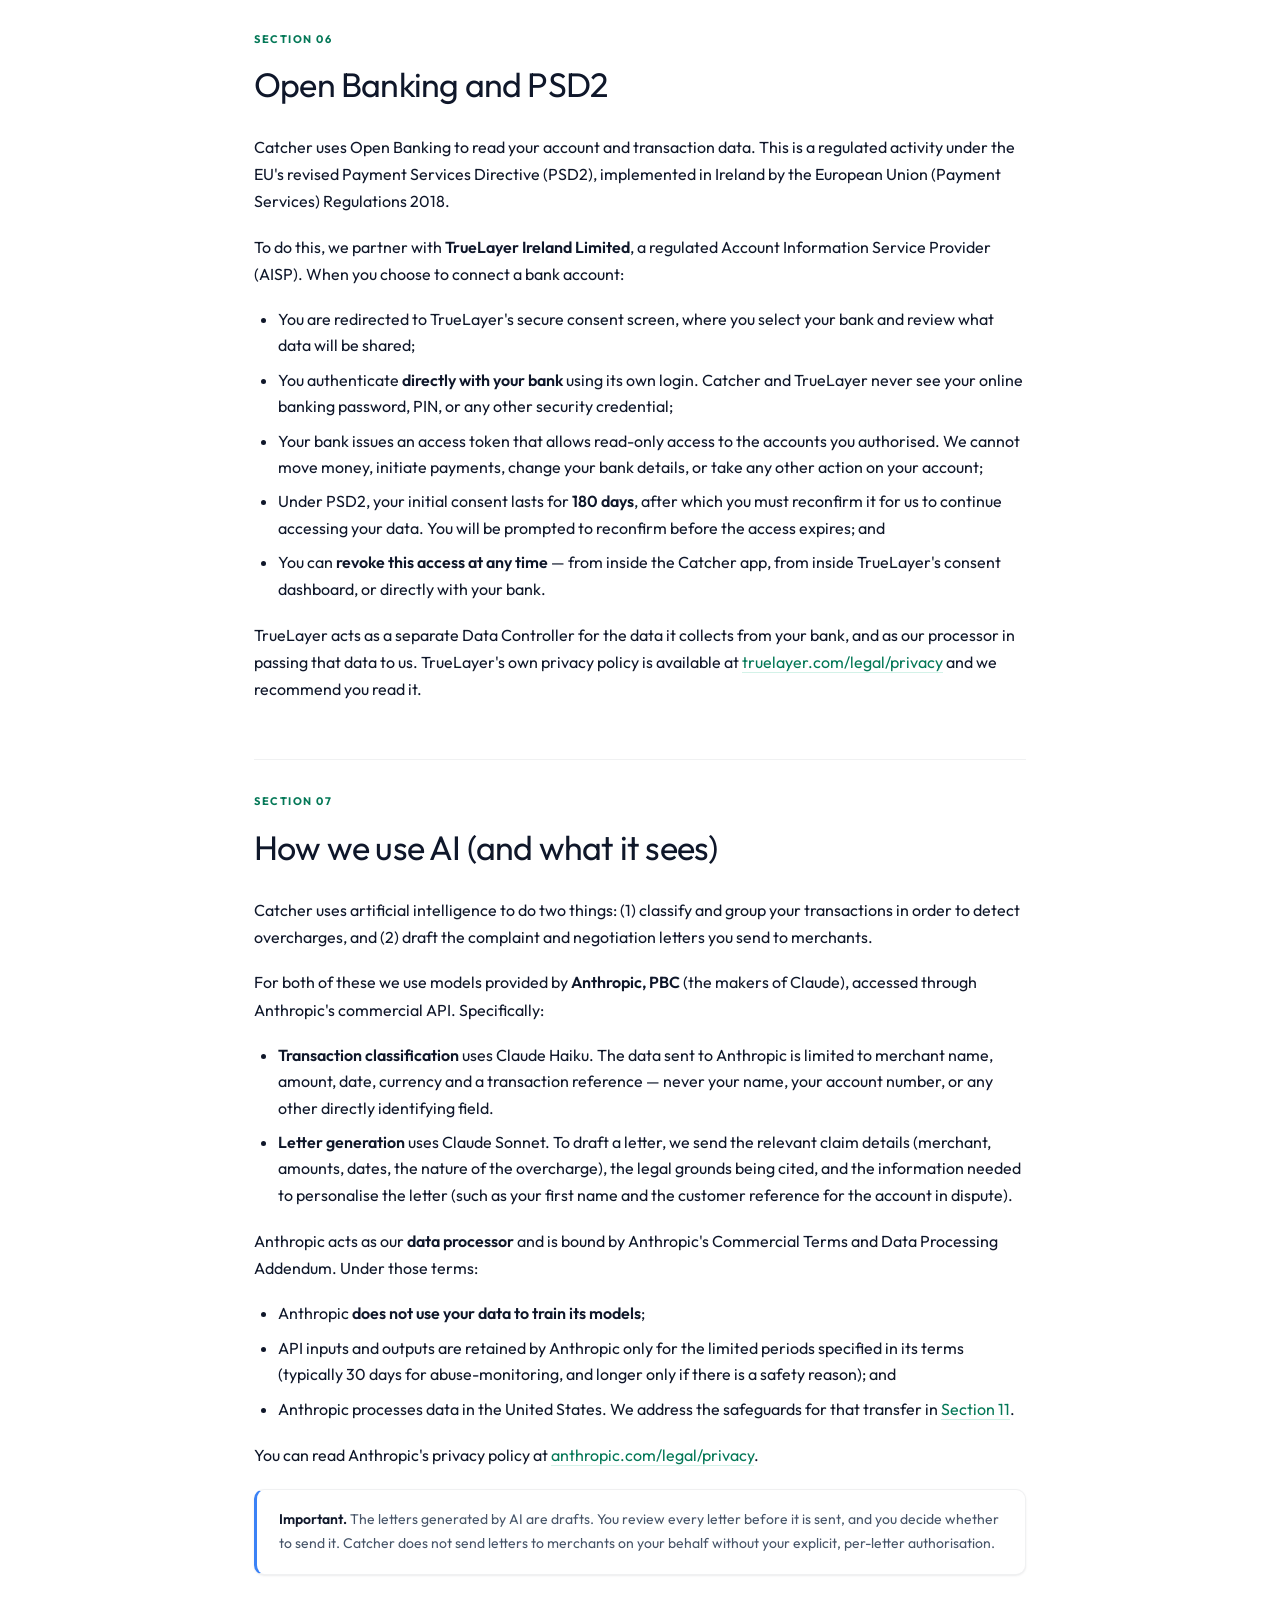
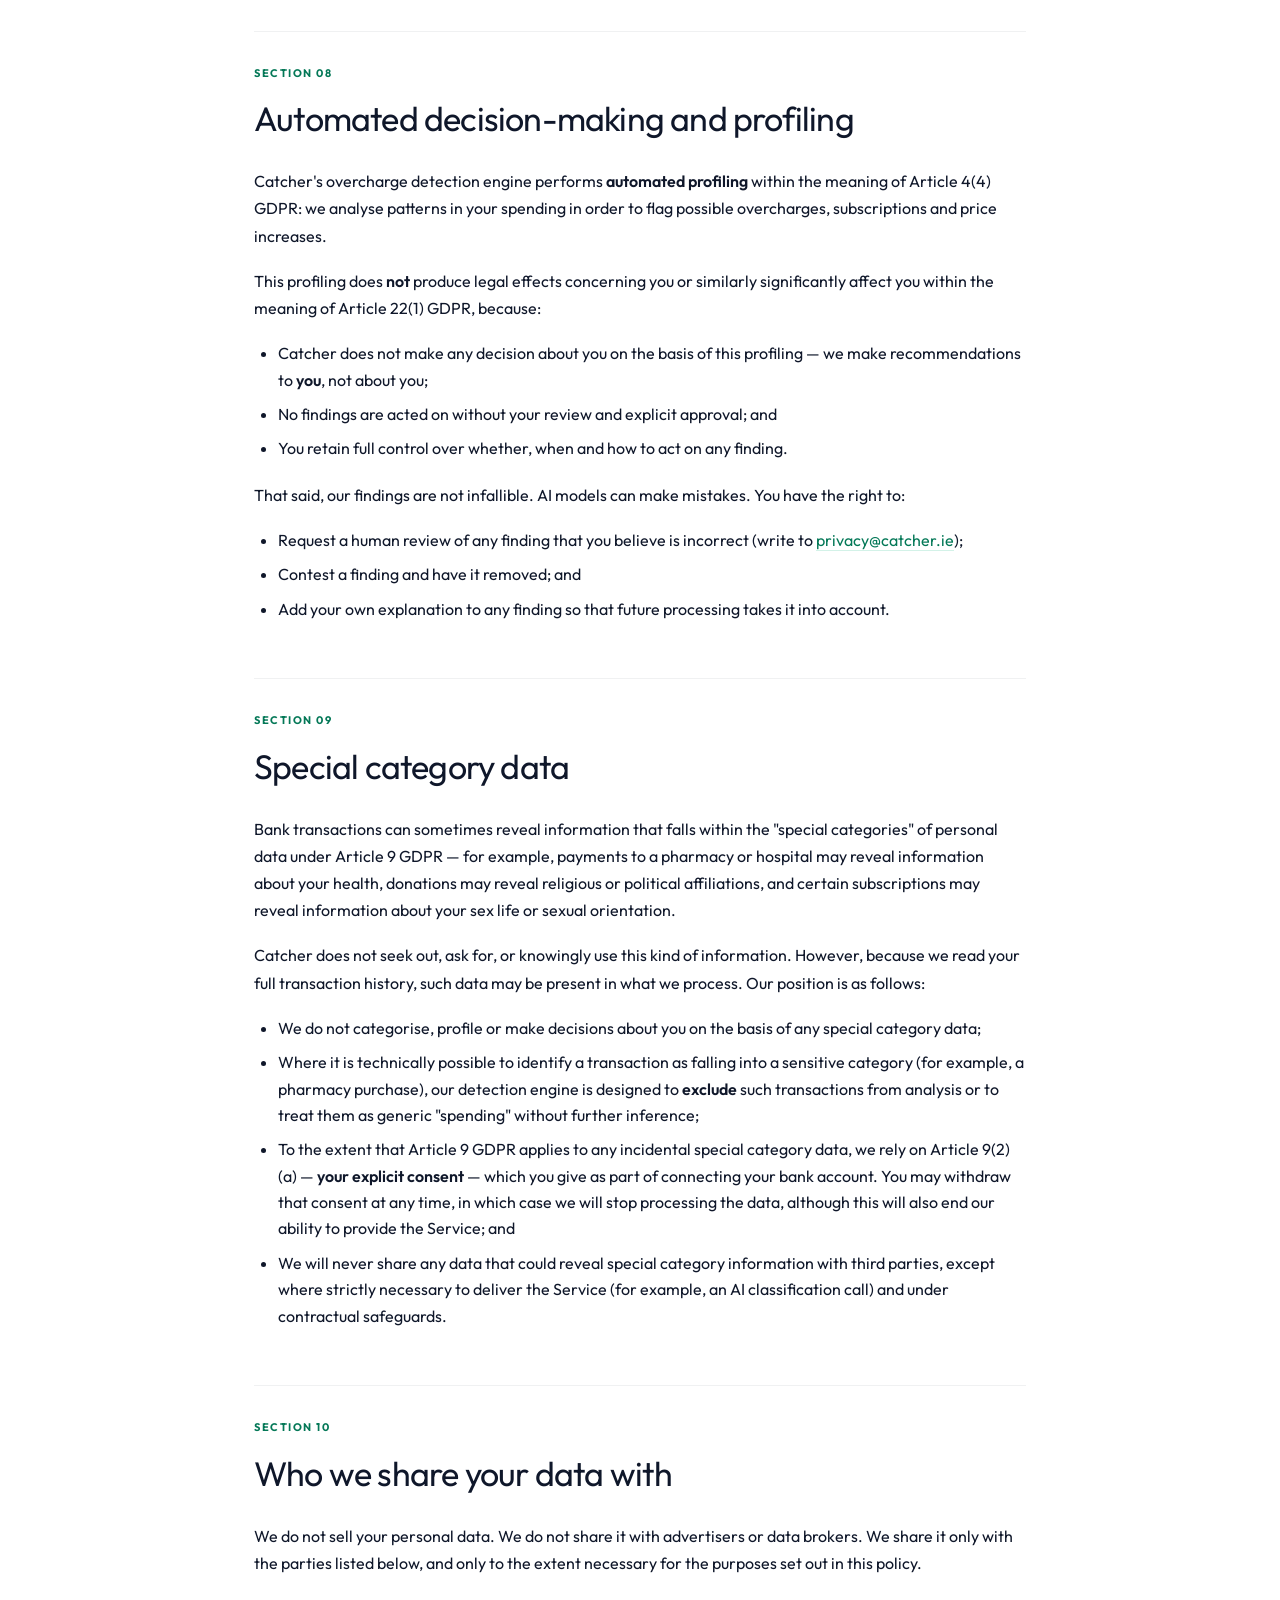
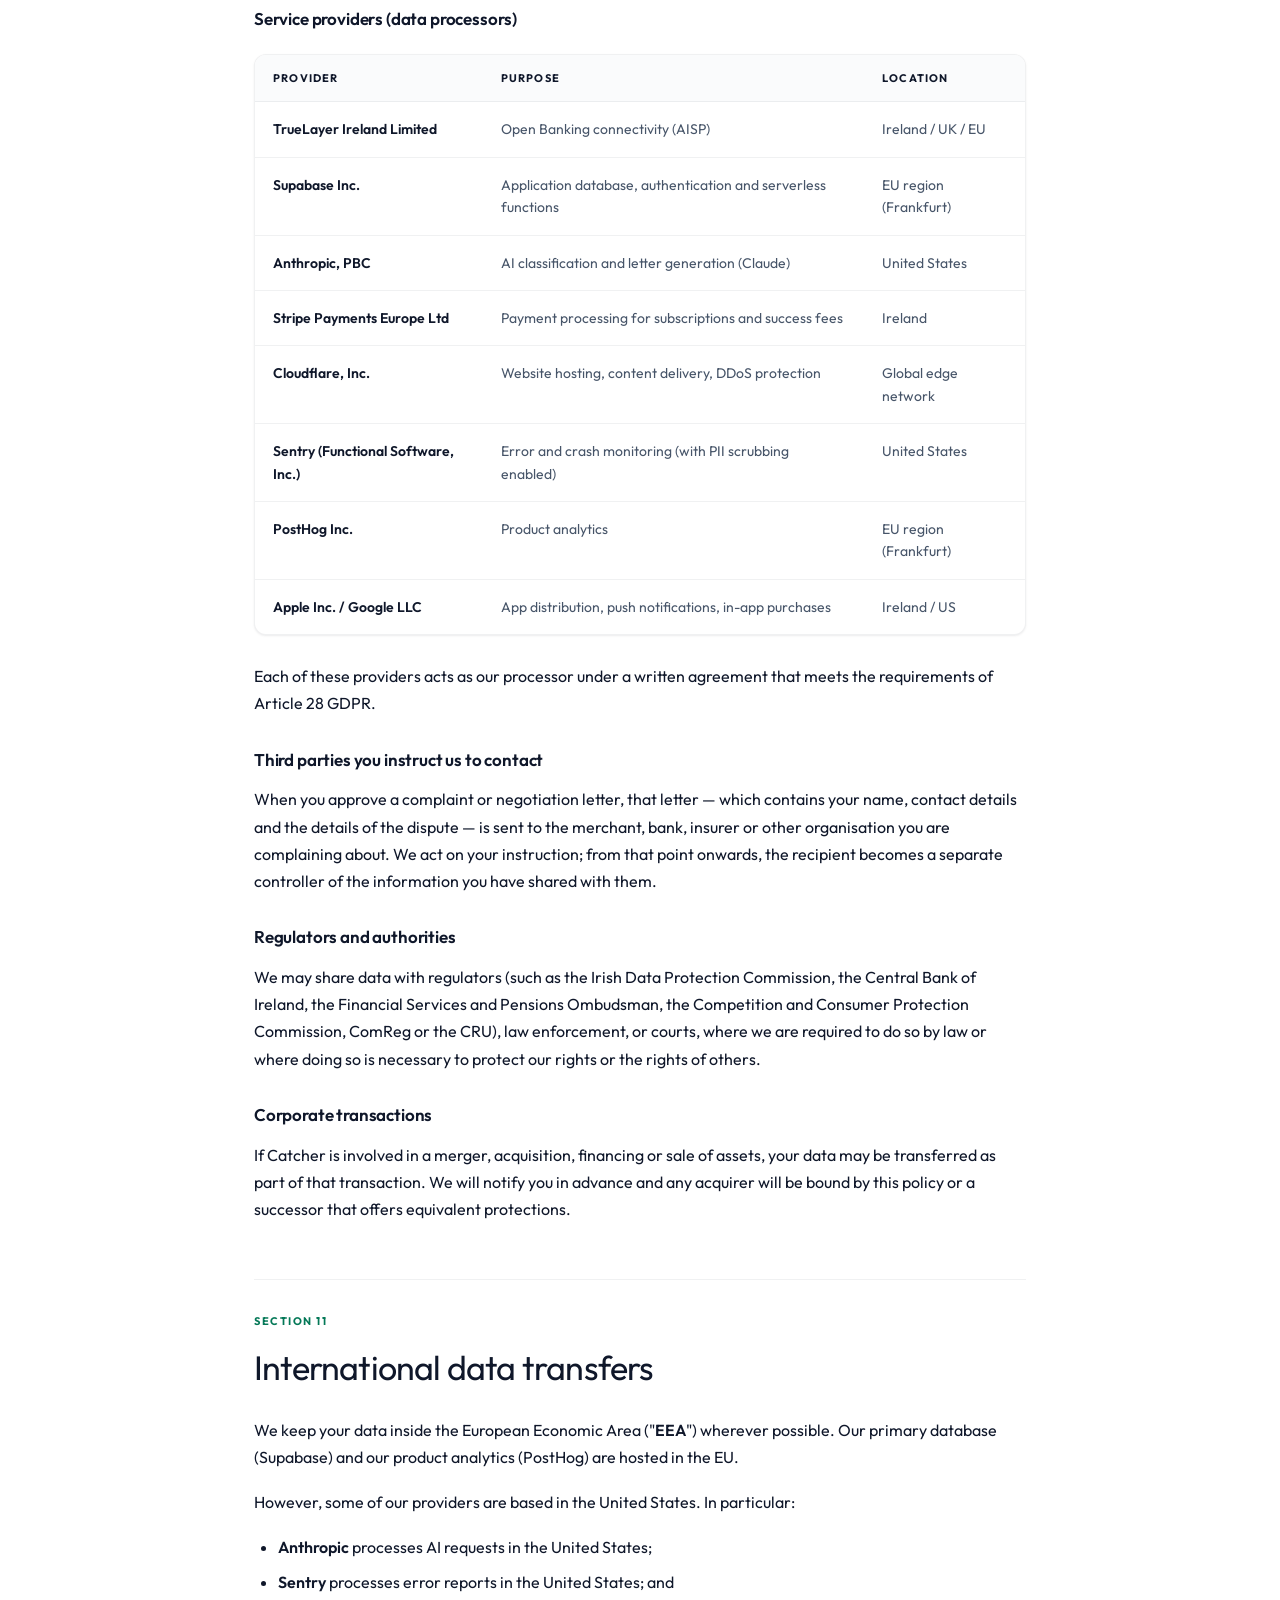
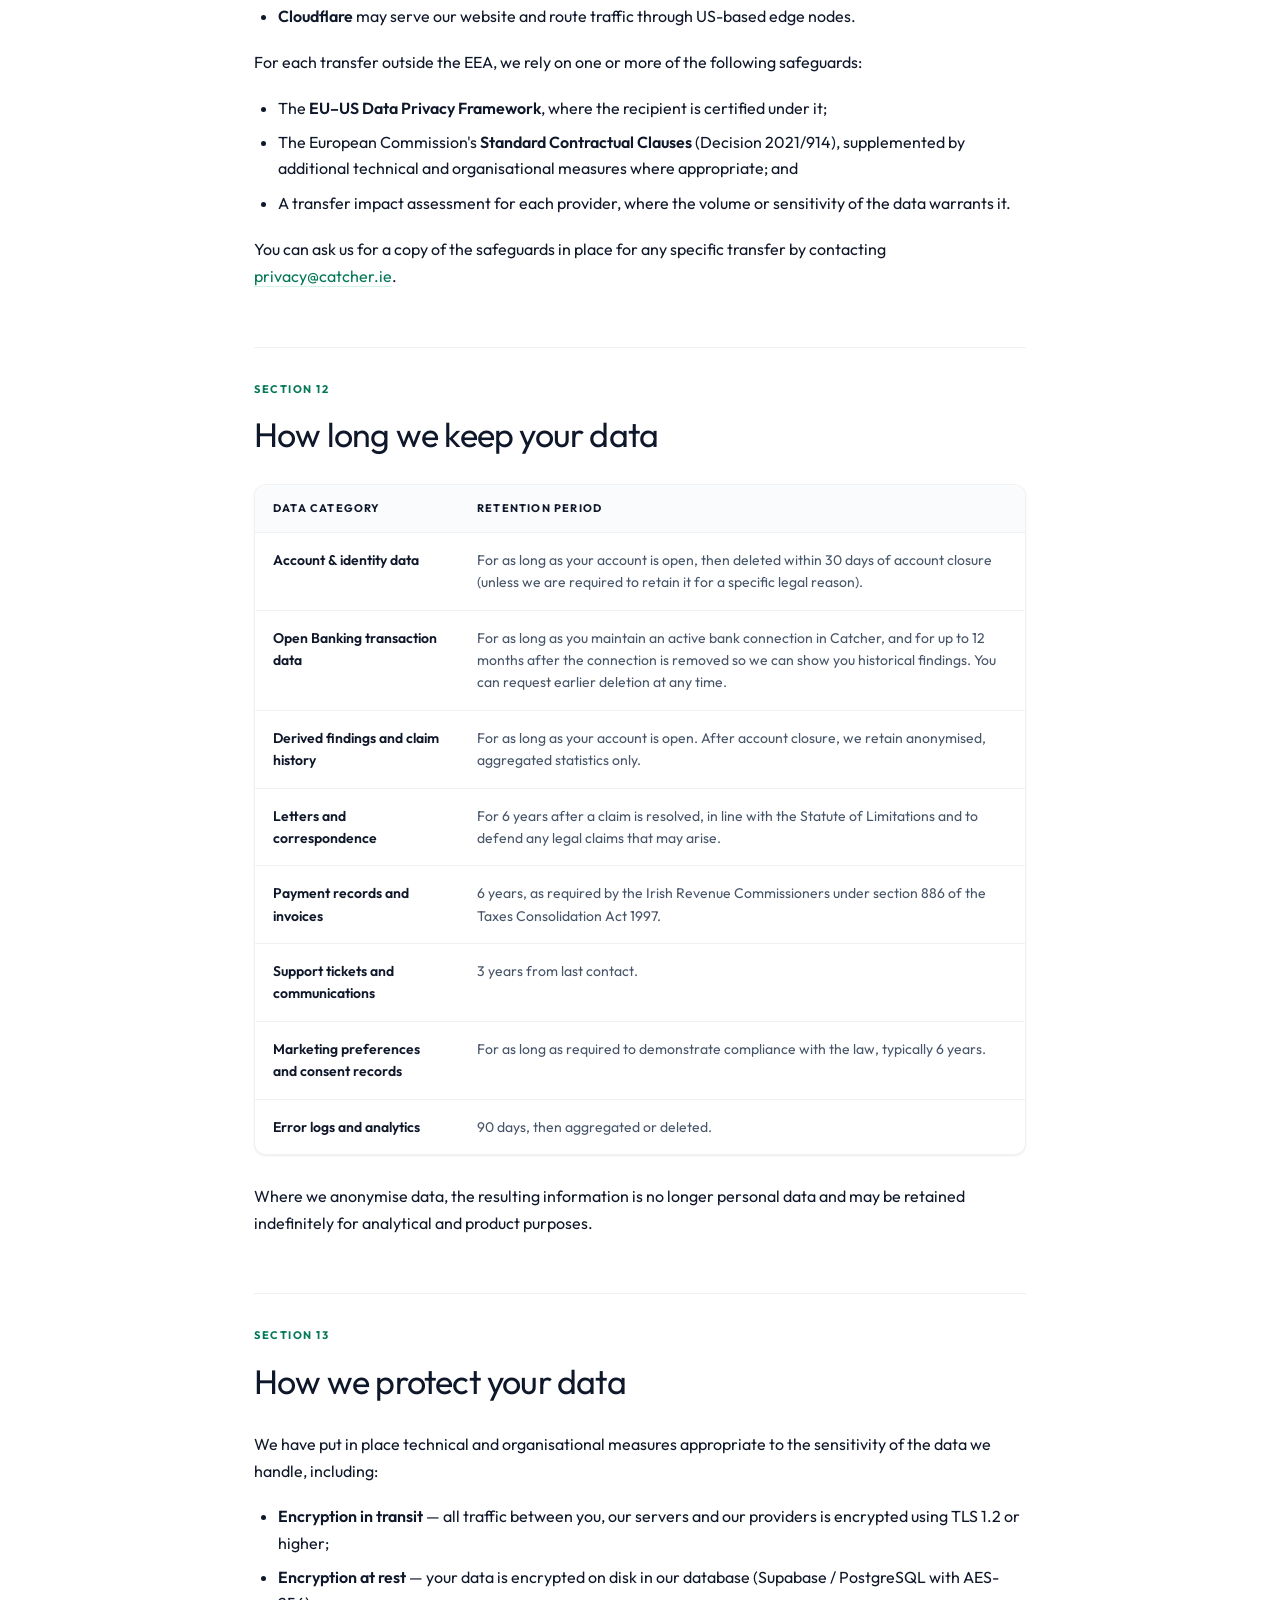
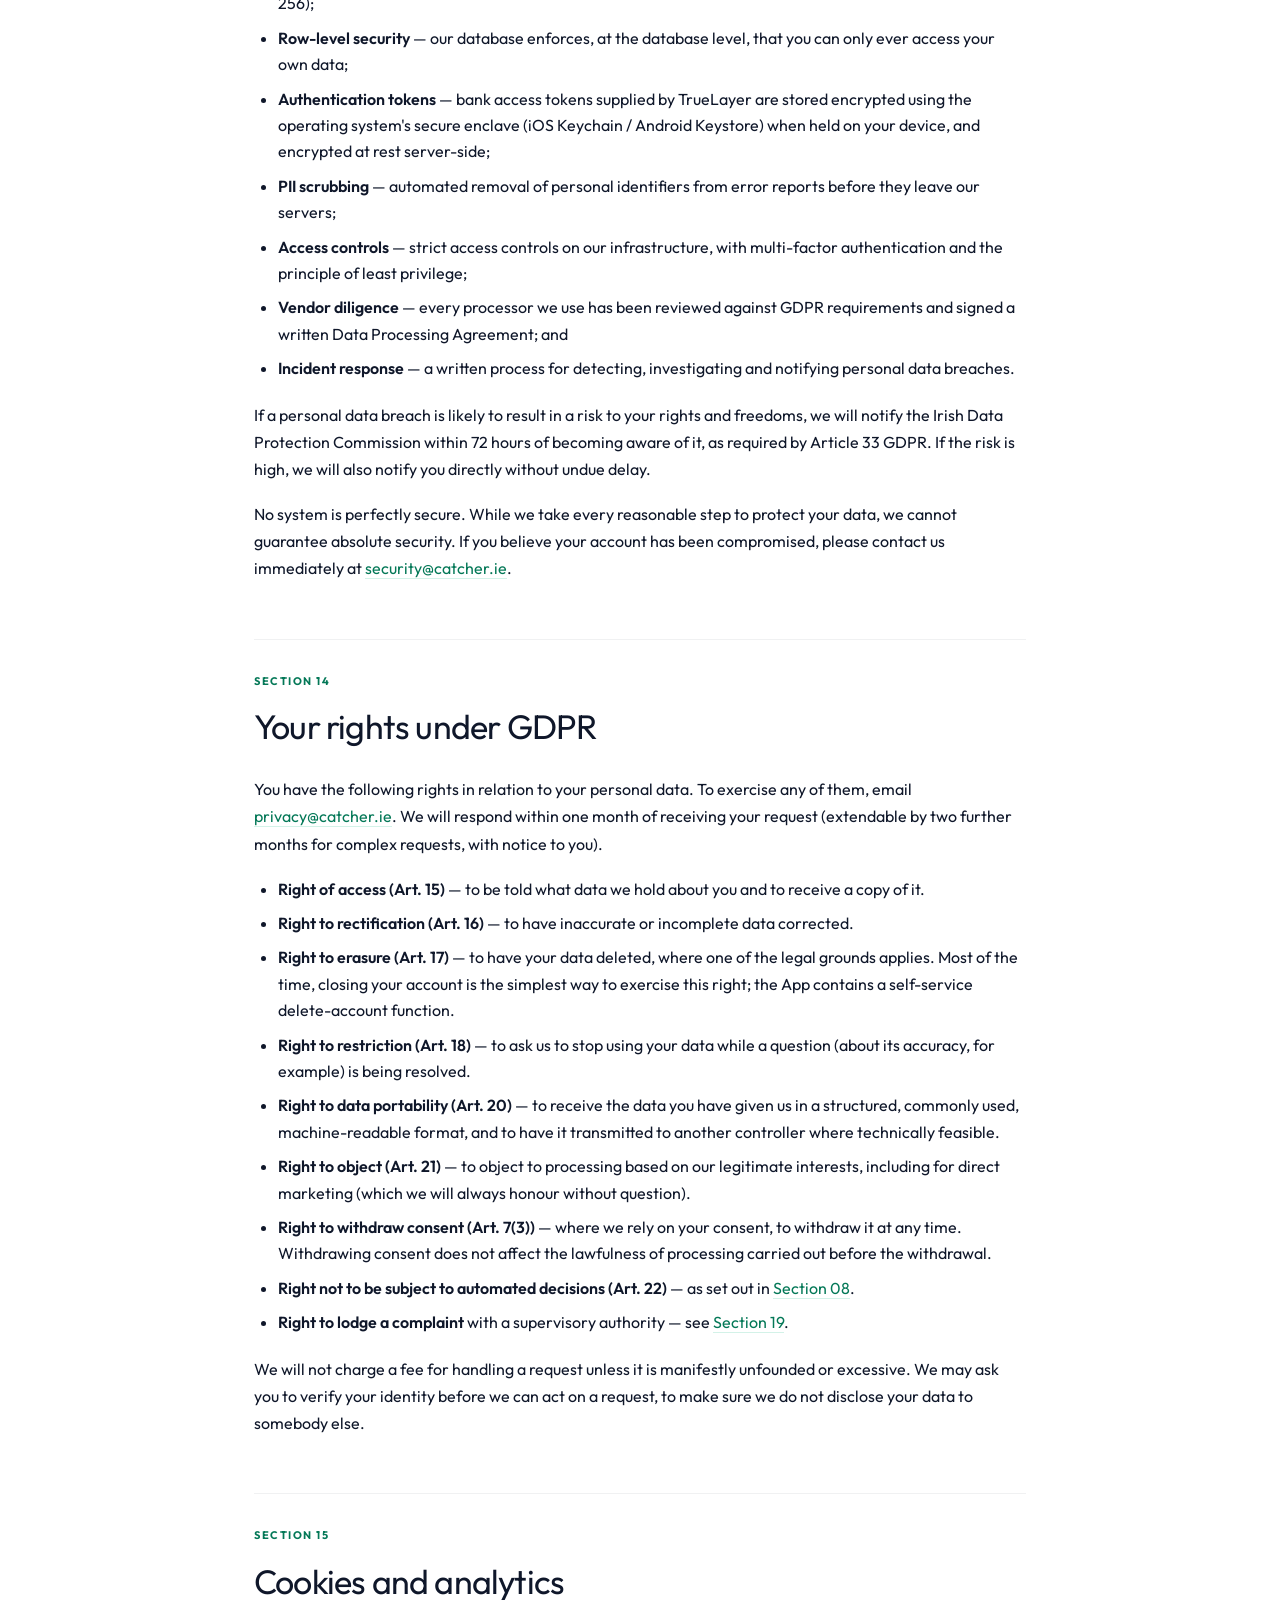
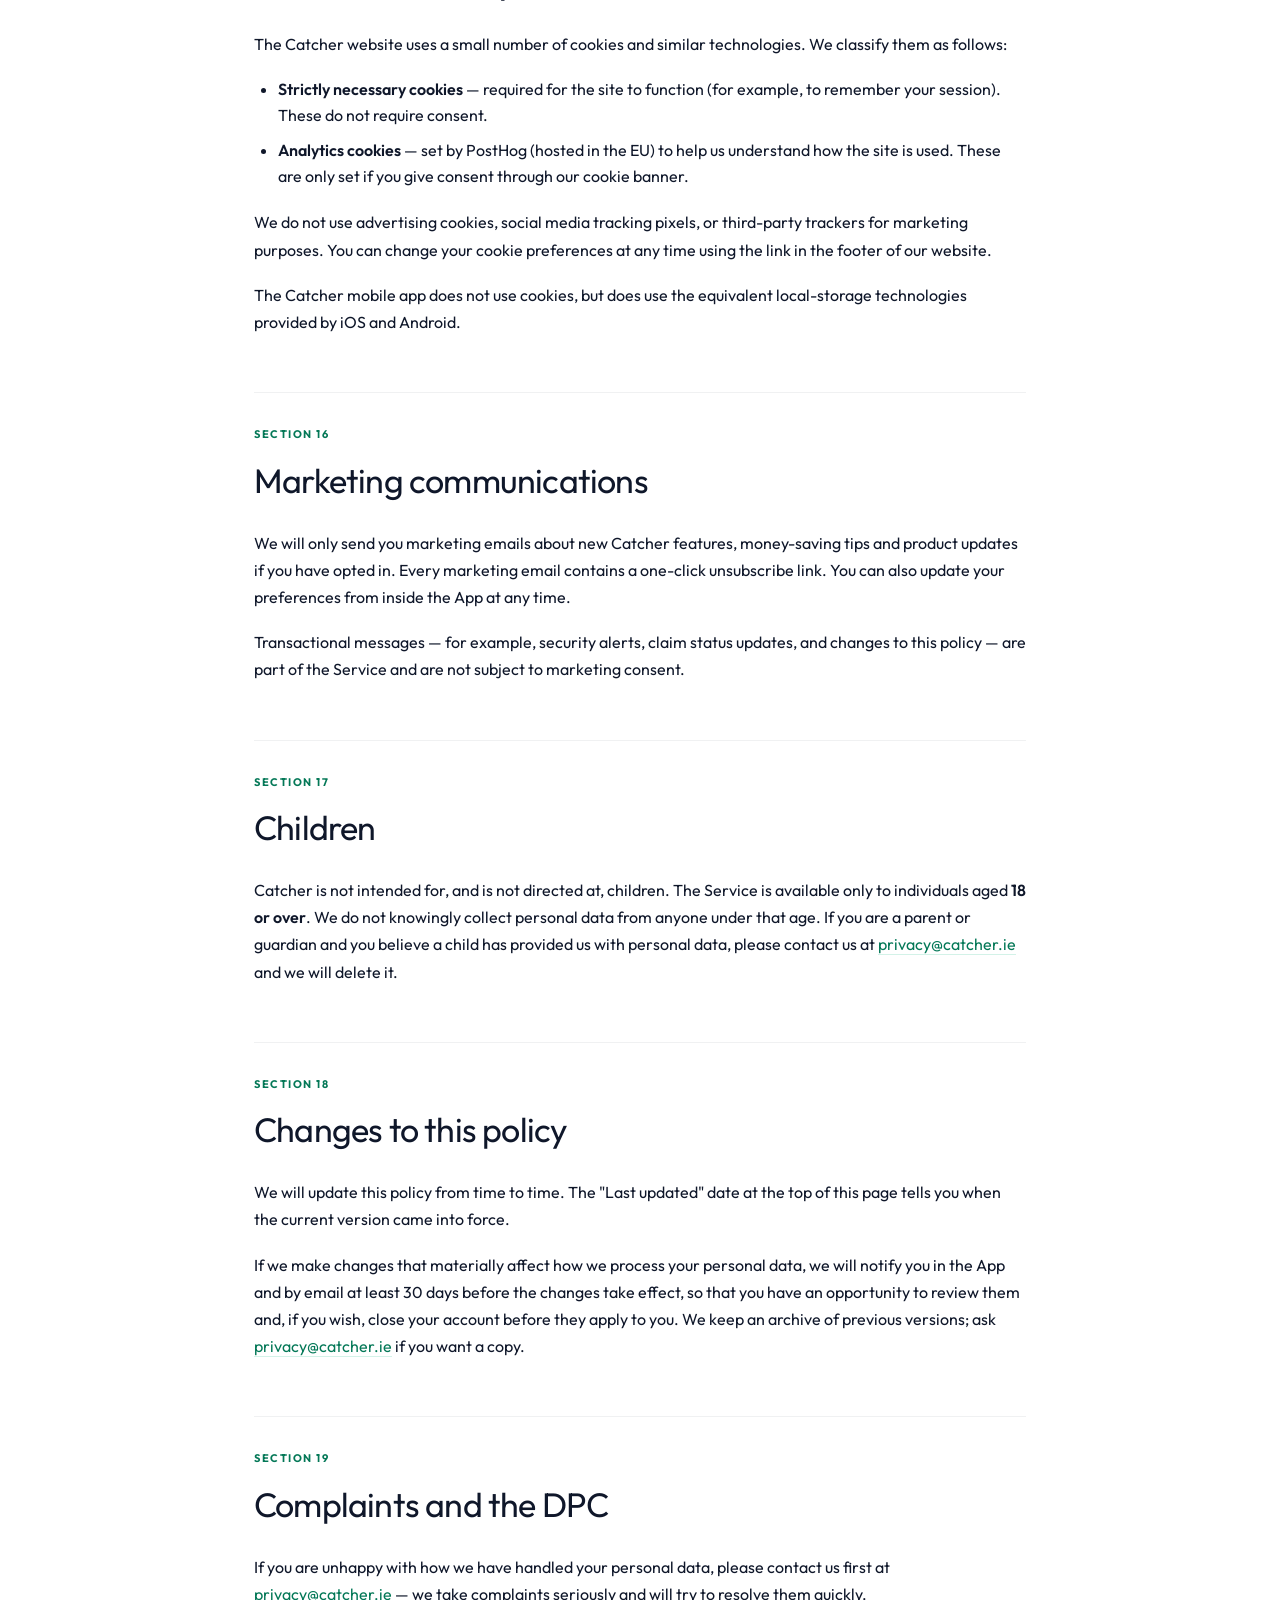
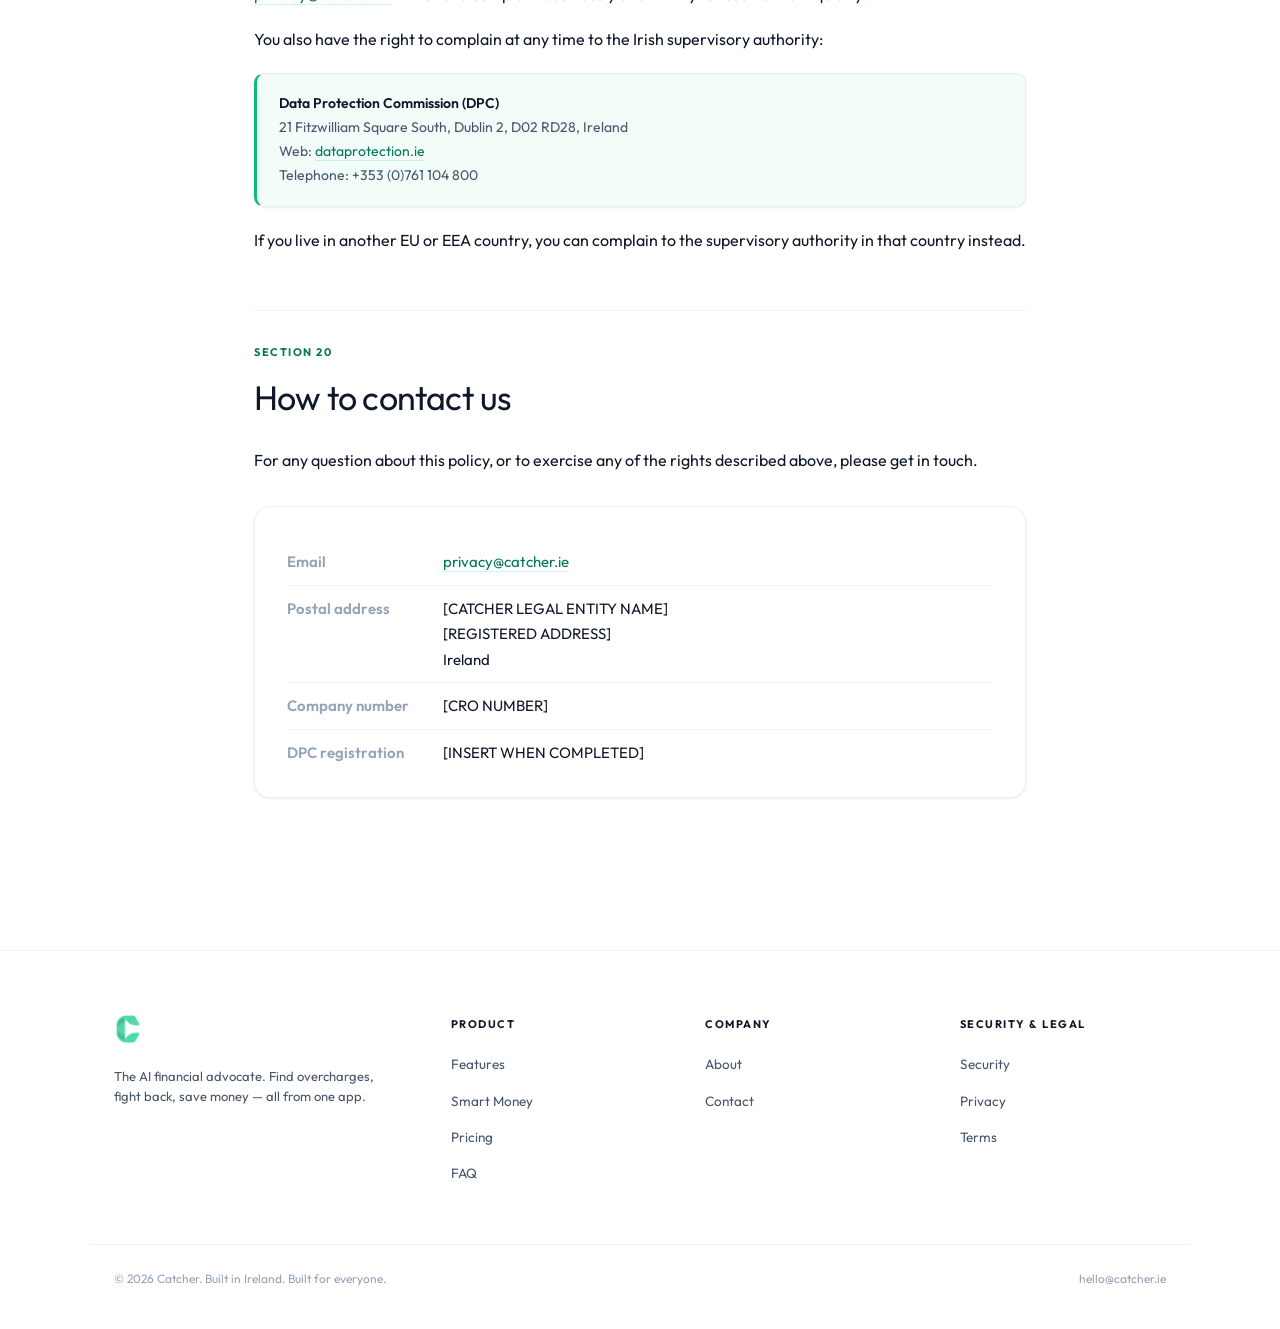
<file: privacy.html>
<!DOCTYPE html>
<html lang="en-IE">
<head>
<meta charset="UTF-8">
<meta name="viewport" content="width=device-width, initial-scale=1.0">
<title>Privacy Policy — Catcher</title>
<meta name="description" content="How Catcher collects, uses and protects your personal data. Written for clarity, built for GDPR.">
<meta name="robots" content="index, follow">
<link rel="preconnect" href="https://fonts.googleapis.com">
<link href="https://fonts.googleapis.com/css2?family=Outfit:wght@300;400;500;600;700;800&display=swap" rel="stylesheet">
<style>
/* Match index.html's light-theme palette so the two pages share an
   identical visual system. Privacy page-specific helpers (.glance, .toc,
   .contact-card, etc) live below. Constellation background is the same
   canvas element + script used on the homepage. */
:root {
  --bg: #ffffff;
  --bg-soft: #f8fafc;
  --bg-section: #fafbfc;
  --bg-card: #ffffff;
  --bg-card-hover: #fafbfc;
  --green: #10b981;
  --green-bright: #34d399;
  --green-deep: #047857;
  --green-soft: rgba(16, 185, 129, 0.05);
  --green-border: rgba(16, 185, 129, 0.18);
  --green-glow: rgba(16, 185, 129, 0.08);
  --accent: #3b82f6;
  --accent-glow: rgba(59, 130, 246, 0.08);
  --orange: #f97316;
  --red: #ef4444;
  --text: #0f172a;
  --text-mid: #475569;
  --text-dim: #94a3b8;
  --border: rgba(15, 23, 42, 0.06);
  --border-strong: rgba(15, 23, 42, 0.1);
  --shadow-sm: 0 1px 2px rgba(15,23,42,0.04), 0 1px 3px rgba(15,23,42,0.05);
  --shadow-md: 0 4px 8px rgba(15,23,42,0.04), 0 10px 24px rgba(15,23,42,0.06);
  /* Unified to one family — see styles.css note. */
  --sans: 'Outfit', -apple-system, sans-serif;
}
* { margin: 0; padding: 0; box-sizing: border-box; }
html { scroll-behavior: smooth; }
body {
  background: var(--bg);
  color: var(--text);
  font-family: var(--sans);
  line-height: 1.7;
  -webkit-font-smoothing: antialiased;
  font-weight: 400;
  overflow-x: hidden;
}

.constellation { position: fixed; top: 0; left: 0; width: 100%; height: 100%; pointer-events: none; z-index: 0; opacity: 0.55; }
.constellation canvas { width: 100%; height: 100%; }

nav {
  position: fixed; top: 0; left: 0; right: 0; z-index: 100;
  padding: 14px 24px;
  background: rgba(255, 255, 255, 0.85);
  backdrop-filter: blur(20px); -webkit-backdrop-filter: blur(20px);
  border-bottom: 1px solid var(--border);
}
nav .inner { max-width: 900px; margin: 0 auto; display: flex; align-items: center; justify-content: space-between; }
.logo { display: flex; align-items: center; gap: 10px; text-decoration: none; }
.logo img { height: 30px; width: auto; }
.logo-text { font-family: var(--sans); font-size: 22px; font-weight: 400; color: var(--text); letter-spacing: -0.5px; line-height: 1; margin-bottom: -2px; border: none; }
nav a.back { color: var(--text-mid); text-decoration: none; font-size: 14px; font-weight: 500; transition: color 0.2s; }
nav a.back:hover { color: var(--text); }

.wrap { max-width: 820px; margin: 0 auto; padding: 120px 24px 96px; position: relative; z-index: 1; }

.doc-header { margin-bottom: 56px; }
.eyebrow {
  display: inline-block; padding: 6px 14px; border-radius: 100px;
  background: var(--green-soft); border: 1px solid var(--green-border);
  font-size: 11px; font-weight: 700; color: var(--green-deep);
  text-transform: uppercase; letter-spacing: 1.2px;
  margin-bottom: 20px;
}
h1 {
  font-family: var(--sans);
  font-size: clamp(40px, 6vw, 64px); font-weight: 400; letter-spacing: -1.5px;
  line-height: 1.05; margin-bottom: 16px; color: var(--text);
}
h1 em { color: var(--green-deep); font-weight: 800; }
.subtitle { font-size: 18px; color: var(--text-mid); max-width: 580px; line-height: 1.6; }
.meta {
  margin-top: 28px; padding-top: 24px; border-top: 1px solid var(--border);
  display: flex; gap: 32px; flex-wrap: wrap;
  font-size: 13px; color: var(--text-dim);
}
.meta strong { color: var(--text-mid); font-weight: 600; }

.glance {
  background: var(--green-soft);
  border: 1px solid var(--green-border);
  border-radius: 16px;
  padding: 28px 32px;
  margin-bottom: 56px;
  box-shadow: var(--shadow-sm);
}
.glance-title {
  font-size: 11px; font-weight: 700; color: var(--green-deep);
  text-transform: uppercase; letter-spacing: 1.5px; margin-bottom: 16px;
}
.glance ul { list-style: none; margin: 0; }
.glance li {
  padding: 10px 0; border-bottom: 1px solid var(--green-border);
  font-size: 14.5px; color: var(--text); line-height: 1.65;
}
.glance li:last-child { border-bottom: none; padding-bottom: 0; }
.glance li strong { color: var(--green-deep); font-weight: 600; margin-right: 6px; }

.toc {
  background: var(--bg-card);
  border: 1px solid var(--border);
  border-radius: 14px;
  padding: 24px 28px;
  margin-bottom: 56px;
  box-shadow: var(--shadow-sm);
}
.toc-title {
  font-size: 11px; font-weight: 700; color: var(--text-mid);
  text-transform: uppercase; letter-spacing: 1.5px; margin-bottom: 14px;
}
.toc ol { list-style: none; counter-reset: toc; margin: 0; }
.toc li { counter-increment: toc; padding: 4px 0; }
.toc li::before {
  content: counter(toc, decimal-leading-zero);
  color: var(--text-dim); font-size: 12px; font-weight: 600;
  margin-right: 12px; font-variant-numeric: tabular-nums;
}
.toc a { color: var(--text-mid); text-decoration: none; font-size: 14px; transition: color 0.15s; border: none; }
.toc a:hover { color: var(--green-deep); }

section { margin-bottom: 56px; scroll-margin-top: 100px; }
h2 {
  font-family: var(--sans);
  font-size: clamp(26px, 3vw, 34px); font-weight: 400; letter-spacing: -0.8px;
  margin-bottom: 20px;
  border-top: 1px solid var(--border);
  padding-top: 32px; color: var(--text);
}
h2 .num {
  font-family: var(--sans); font-size: 11px; font-weight: 700;
  color: var(--green-deep); letter-spacing: 1.5px;
  text-transform: uppercase; display: block; margin-bottom: 8px;
}
h3 {
  font-size: 17px; font-weight: 600; color: var(--text);
  margin: 28px 0 12px; letter-spacing: -0.01em;
}
/* Readability pass — bumped from 15px / text-mid to 16px / text. See legal.css note. */
p { color: var(--text); margin-bottom: 18px; font-size: 16px; line-height: 1.7; }
p strong { color: var(--text); font-weight: 600; }
ul, ol { margin: 12px 0 20px 24px; }
li { color: var(--text); margin-bottom: 8px; font-size: 16px; line-height: 1.65; }
li strong { color: var(--text); font-weight: 600; }

a { color: var(--green-deep); text-decoration: none; border-bottom: 1px solid var(--green-border); transition: border-color 0.15s, color 0.15s; }
a:hover { border-bottom-color: var(--green); color: var(--green); }

.callout {
  background: var(--bg-card);
  border: 1px solid var(--border);
  border-left: 3px solid var(--accent);
  border-radius: 10px;
  padding: 18px 22px;
  margin: 20px 0;
  font-size: 14px;
  color: var(--text-mid);
  box-shadow: var(--shadow-sm);
}
.callout strong { color: var(--text); font-weight: 600; }
.callout.warn { border-left-color: var(--green); background: var(--green-soft); }

.tbl-wrap { overflow-x: auto; margin: 20px 0 28px; border-radius: 12px; border: 1px solid var(--border); box-shadow: var(--shadow-sm); background: var(--bg-card); }
table {
  width: 100%; border-collapse: collapse;
  font-size: 14px;
}
thead { background: var(--bg-section); }
th {
  text-align: left; padding: 14px 18px;
  font-weight: 700; color: var(--text); font-size: 11px;
  text-transform: uppercase; letter-spacing: 1.2px;
  border-bottom: 1px solid var(--border);
}
td {
  padding: 16px 18px; color: var(--text-mid);
  border-bottom: 1px solid var(--border);
  vertical-align: top; line-height: 1.6;
}
tbody tr:last-child td { border-bottom: none; }
td strong { color: var(--text); font-weight: 600; }

.contact-card {
  background: var(--bg-card);
  border: 1px solid var(--border);
  border-radius: 16px;
  padding: 32px;
  margin-top: 32px;
  box-shadow: var(--shadow-sm);
}
.contact-row { display: flex; gap: 16px; padding: 10px 0; border-bottom: 1px solid var(--border); font-size: 15px; }
.contact-row:last-child { border-bottom: none; padding-bottom: 0; }
.contact-label { min-width: 140px; color: var(--text-dim); font-weight: 600; }
.contact-value { color: var(--text); }
.contact-value a { color: var(--green-deep); border-bottom-color: var(--green-border); }

footer.policy-footer {
  margin-top: 80px; padding-top: 32px; border-top: 1px solid var(--border);
  text-align: center; font-size: 13px; color: var(--text-dim);
}
footer.policy-footer a { color: var(--text-mid); border: none; }
footer.policy-footer a:hover { color: var(--text); }

@media (max-width: 640px) {
  h1 { font-size: 38px; }
  h2 { font-size: 24px; }
  .wrap { padding: 90px 20px 64px; }
  .glance, .toc, .contact-card { padding: 20px; }
  .meta { gap: 16px; }
  .contact-row { flex-direction: column; gap: 4px; }
  .contact-label { min-width: 0; }
}
</style>
</head>
<body>

<div class="constellation"><canvas id="constellation"></canvas></div>

<nav>
  <div class="inner">
    <a href="/" class="logo"><img src="/logo.png" alt="Catcher"><span class="logo-text">Catcher</span></a>
    <div class="nav-links">
      <a href="/features" class="nav-link">Features</a>
      <a href="/smart-money" class="nav-link">Smart Money</a>
      <a href="/pricing" class="nav-link">Pricing</a>
      <a href="/faq" class="nav-link">FAQ</a>
      <a href="/about" class="nav-link">About</a>
      <a href="/#waitlist" class="nav-link nav-cta">Join Waitlist</a>
    </div>
  </div>
</nav>

<style>
/* Multi-page nav styles — local override since this page also keeps the
   legal-doc body styling above. */
.nav-links { display: flex; gap: 28px; align-items: center; }
nav a.nav-link { color: var(--text-mid); text-decoration: none; font-size: 14px; font-weight: 500; transition: color 0.2s; border: none; }
nav a.nav-link:hover { color: var(--text); }
.nav-cta { background: var(--green); color: #fff !important; padding: 9px 20px; border-radius: 10px; font-weight: 600; font-size: 13px !important; transition: transform 0.2s, background 0.2s, box-shadow 0.2s; border: none; }
.nav-cta:hover { transform: translateY(-1px); background: var(--green-deep); box-shadow: 0 6px 18px rgba(16,185,129,0.25); }

/* Site footer — same structure as the marketing pages. */
.site-footer { padding: 64px 0 40px; border-top: 1px solid var(--border); background: var(--bg); }
.footer-grid { display: grid; grid-template-columns: 1.4fr 1fr 1fr 1fr; gap: 48px; max-width: 1100px; margin: 0 auto; padding: 0 24px; }
.footer-brand img { height: 28px; width: auto; margin-bottom: 14px; opacity: 0.85; }
.footer-brand p { font-size: 13px; color: var(--text-mid); line-height: 1.6; max-width: 280px; }
.footer-col h5 { font-size: 11px; font-weight: 700; letter-spacing: 1.5px; text-transform: uppercase; color: var(--text); margin-bottom: 16px; }
.footer-col ul { list-style: none; margin: 0; }
.footer-col li { margin-bottom: 10px; }
.footer-col a { color: var(--text-mid); text-decoration: none; font-size: 13.5px; transition: color 0.2s; border: none; }
.footer-col a:hover { color: var(--green-deep); }
.footer-bottom { max-width: 1100px; margin: 48px auto 0; padding: 24px 24px 0; border-top: 1px solid var(--border); font-size: 12px; color: var(--text-dim); display: flex; justify-content: space-between; align-items: center; flex-wrap: wrap; gap: 16px; }
@media (max-width: 880px) {
  .footer-grid { grid-template-columns: 1fr 1fr; gap: 36px; }
  .nav-links .nav-link:not(.nav-cta) { display: none; }
}
@media (max-width: 540px) {
  .footer-grid { grid-template-columns: 1fr; }
  .footer-bottom { flex-direction: column; text-align: center; }
}
</style>

<main class="wrap">

  <header class="doc-header">
    <span class="eyebrow">Legal · GDPR</span>
    <h1>Privacy <em>Policy</em></h1>
    <p class="subtitle">How Catcher collects, uses, shares and protects your personal data. Written for clarity, built for the GDPR.</p>
    <div class="meta">
      <div><strong>Effective:</strong> [INSERT DATE]</div>
      <div><strong>Last updated:</strong> [INSERT DATE]</div>
      <div><strong>Version:</strong> 1.0</div>
    </div>
  </header>

  <div class="glance">
    <div class="glance-title">At a glance</div>
    <ul>
      <li><strong>Who we are.</strong> Catcher is an Irish AI financial advocacy app that helps you find and recover overcharges from banks, insurers, telecoms and subscription providers.</li>
      <li><strong>What we connect to.</strong> Your bank accounts, via a regulated Open Banking provider (TrueLayer). You authorise access yourself, you can revoke it any time, and we never see your banking password or PIN.</li>
      <li><strong>What we do with it.</strong> We scan your transactions to find overcharges, then generate complaint and negotiation letters citing Irish consumer law. You review and approve every letter before it is sent.</li>
      <li><strong>What we don't do.</strong> We do not sell your data. We do not share it with advertisers. We do not use your data to train AI models.</li>
      <li><strong>Your rights.</strong> You can access, correct, export or delete your data at any time, and complain to the Irish Data Protection Commission if we get it wrong.</li>
      <li><strong>Contact.</strong> <a href="mailto:privacy@catcher.ie">privacy@catcher.ie</a></li>
    </ul>
  </div>

  <nav class="toc" aria-label="Table of contents">
    <div class="toc-title">Contents</div>
    <ol>
      <li><a href="#who-we-are">Who we are (the Data Controller)</a></li>
      <li><a href="#scope">Scope of this policy</a></li>
      <li><a href="#data-we-collect">What personal data we collect</a></li>
      <li><a href="#sources">Where we get your data from</a></li>
      <li><a href="#purposes">Why we process your data and the legal basis</a></li>
      <li><a href="#open-banking">Open Banking and PSD2</a></li>
      <li><a href="#ai-processing">How we use AI (and what it sees)</a></li>
      <li><a href="#automated-decisions">Automated decision-making and profiling</a></li>
      <li><a href="#special-category">Special category data</a></li>
      <li><a href="#sharing">Who we share your data with</a></li>
      <li><a href="#transfers">International data transfers</a></li>
      <li><a href="#retention">How long we keep your data</a></li>
      <li><a href="#security">How we protect your data</a></li>
      <li><a href="#your-rights">Your rights under GDPR</a></li>
      <li><a href="#cookies">Cookies and analytics</a></li>
      <li><a href="#marketing">Marketing communications</a></li>
      <li><a href="#children">Children</a></li>
      <li><a href="#changes">Changes to this policy</a></li>
      <li><a href="#complaints">Complaints and the DPC</a></li>
      <li><a href="#contact">How to contact us</a></li>
    </ol>
  </nav>

  <section id="who-we-are">
    <h2><span class="num">Section 01</span>Who we are</h2>
    <p>This privacy policy is issued by <strong>[CATCHER LEGAL ENTITY NAME]</strong> ("<strong>Catcher</strong>", "<strong>we</strong>", "<strong>us</strong>", "<strong>our</strong>"), a company registered in Ireland under company number <strong>[CRO NUMBER]</strong>, with its registered office at <strong>[REGISTERED ADDRESS]</strong>.</p>
    <p>For the purposes of the EU General Data Protection Regulation (Regulation (EU) 2016/679, the "<strong>GDPR</strong>") and the Irish Data Protection Act 2018, Catcher is the <strong>Data Controller</strong> of the personal data described in this policy.</p>
    <p>You can reach our privacy team at <a href="mailto:privacy@catcher.ie">privacy@catcher.ie</a>. We have not appointed a statutory Data Protection Officer because our processing activities do not currently meet the threshold under Article 37 GDPR; however, our privacy contact handles all data protection queries and you can address rights requests directly to that address.</p>
  </section>

  <section id="scope">
    <h2><span class="num">Section 02</span>Scope of this policy</h2>
    <p>This policy applies to your use of:</p>
    <ul>
      <li>The Catcher mobile application for iOS and Android (the "<strong>App</strong>");</li>
      <li>The website at <a href="https://catcher.ie">catcher.ie</a> and any sub-domains (the "<strong>Site</strong>"); and</li>
      <li>Any related services we provide, including our overcharge detection engine, letter generation tools and claim tracking features (together with the App and Site, the "<strong>Service</strong>").</li>
    </ul>
    <p>It does <strong>not</strong> apply to third-party services we link to or integrate with (such as your bank, TrueLayer, or any merchant you contact through Catcher). Those services have their own privacy policies, and you should read them.</p>
  </section>

  <section id="data-we-collect">
    <h2><span class="num">Section 03</span>What personal data we collect</h2>
    <p>We have grouped the categories of personal data we collect into the table below.</p>
    <div class="tbl-wrap">
    <table>
      <thead>
        <tr><th>Category</th><th>What it includes</th></tr>
      </thead>
      <tbody>
        <tr>
          <td><strong>Account &amp; identity data</strong></td>
          <td>Your name, email address, phone number (if you provide it), password (stored as a salted hash, never in plain text), date of birth (for age verification), and country of residence.</td>
        </tr>
        <tr>
          <td><strong>Open Banking data</strong></td>
          <td>Once you authorise it through TrueLayer: the institutions you bank with, your account names and types, account numbers and sort codes (stored in masked form), current balances, and the full history of transactions on connected accounts, including merchant names, amounts, dates, transaction references and categorisations.</td>
        </tr>
        <tr>
          <td><strong>Derived &amp; analytical data</strong></td>
          <td>Information we infer from your transactions — for example: detected subscriptions, recurring bills, suspected loyalty penalties, price increases, duplicate charges, and the merchant categories we have assigned to your spending.</td>
        </tr>
        <tr>
          <td><strong>Claim &amp; correspondence data</strong></td>
          <td>The complaint and negotiation letters generated for you, the status of each claim, your notes, the responses you receive from merchants, and any refund amounts that are verified through your bank account.</td>
        </tr>
        <tr>
          <td><strong>Payment data</strong></td>
          <td>If you upgrade to Catcher Pro or pay a success fee, our payment processor Stripe will collect your payment card details. Catcher itself does <strong>not</strong> store your full card number, CVV or expiry date — we only retain a token, the last four digits, the card brand and the billing country.</td>
        </tr>
        <tr>
          <td><strong>Device &amp; usage data</strong></td>
          <td>Device model, operating system version, app version, language, time zone, anonymised crash reports, and aggregated information about which screens you visit and which features you use.</td>
        </tr>
        <tr>
          <td><strong>Communications</strong></td>
          <td>Any messages you send us (support requests, feedback, replies to our emails) and our responses.</td>
        </tr>
        <tr>
          <td><strong>Marketing preferences</strong></td>
          <td>Whether you have opted in or out of marketing emails, in-app notifications and push notifications.</td>
        </tr>
      </tbody>
    </table>
    </div>
    <p>We do not knowingly collect any data we have not described above. We do not collect biometric data, precise GPS location, contacts, photos or any data from other apps on your device.</p>
  </section>

  <section id="sources">
    <h2><span class="num">Section 04</span>Where we get your data from</h2>
    <p>We collect personal data from three sources:</p>
    <ul>
      <li><strong>Directly from you</strong> — when you create an account, complete onboarding, contact support, or use the App;</li>
      <li><strong>From your bank, through TrueLayer</strong> — once you have given your explicit consent, TrueLayer Ireland Limited (a regulated Account Information Service Provider authorised by the Financial Conduct Authority and passported into Ireland) retrieves your account and transaction data from your bank and passes it to us. This is the only way we obtain your banking data; and</li>
      <li><strong>Automatically</strong> — when you use the App, we and our analytics provider record device and usage information as described above.</li>
    </ul>
    <p>This disclosure is provided to satisfy Article 14 GDPR for any data we do not collect directly from you.</p>
  </section>

  <section id="purposes">
    <h2><span class="num">Section 05</span>Why we process your data and the legal basis</h2>
    <p>Under Article 6 GDPR, every act of processing must have a lawful basis. The table below sets out, for each purpose, which lawful basis we rely on.</p>
    <div class="tbl-wrap">
    <table>
      <thead>
        <tr><th>Purpose</th><th>Lawful basis (Art. 6 GDPR)</th></tr>
      </thead>
      <tbody>
        <tr>
          <td><strong>Creating and maintaining your account</strong></td>
          <td>Performance of a contract (Art. 6(1)(b)) — our terms of service.</td>
        </tr>
        <tr>
          <td><strong>Connecting to your bank and retrieving transaction data via TrueLayer</strong></td>
          <td>Your <strong>explicit consent</strong> (Art. 6(1)(a)), as required by Article 94(2) of PSD2. You give this consent inside the TrueLayer authorisation flow and you can revoke it at any time.</td>
        </tr>
        <tr>
          <td><strong>Analysing your transactions to detect overcharges, subscriptions and other findings</strong></td>
          <td>Performance of a contract (Art. 6(1)(b)) — this is the core service you signed up for.</td>
        </tr>
        <tr>
          <td><strong>Generating complaint and negotiation letters using AI</strong></td>
          <td>Performance of a contract (Art. 6(1)(b)).</td>
        </tr>
        <tr>
          <td><strong>Processing payments and success fees</strong></td>
          <td>Performance of a contract (Art. 6(1)(b)).</td>
        </tr>
        <tr>
          <td><strong>Preventing fraud, abuse, and securing the Service</strong></td>
          <td>Our legitimate interests (Art. 6(1)(f)) in keeping the Service safe — and our legal obligation to do so.</td>
        </tr>
        <tr>
          <td><strong>Complying with legal, regulatory and tax obligations</strong></td>
          <td>Compliance with a legal obligation (Art. 6(1)(c)).</td>
        </tr>
        <tr>
          <td><strong>Sending you transactional emails (e.g. confirmation, security, claim updates)</strong></td>
          <td>Performance of a contract (Art. 6(1)(b)).</td>
        </tr>
        <tr>
          <td><strong>Sending you marketing emails about new Catcher features</strong></td>
          <td>Your consent (Art. 6(1)(a)), which you can withdraw at any time.</td>
        </tr>
        <tr>
          <td><strong>Product analytics and improving the Service</strong></td>
          <td>Our legitimate interests (Art. 6(1)(f)) in understanding how Catcher is used, using pseudonymised data where possible.</td>
        </tr>
      </tbody>
    </table>
    </div>
    <p>Where we rely on legitimate interests, we have completed a balancing test and concluded that our interests do not override your rights and freedoms. You can ask us for a summary of that balancing test at any time.</p>
  </section>

  <section id="open-banking">
    <h2><span class="num">Section 06</span>Open Banking and PSD2</h2>
    <p>Catcher uses Open Banking to read your account and transaction data. This is a regulated activity under the EU's revised Payment Services Directive (PSD2), implemented in Ireland by the European Union (Payment Services) Regulations 2018.</p>
    <p>To do this, we partner with <strong>TrueLayer Ireland Limited</strong>, a regulated Account Information Service Provider (AISP). When you choose to connect a bank account:</p>
    <ul>
      <li>You are redirected to TrueLayer's secure consent screen, where you select your bank and review what data will be shared;</li>
      <li>You authenticate <strong>directly with your bank</strong> using its own login. Catcher and TrueLayer never see your online banking password, PIN, or any other security credential;</li>
      <li>Your bank issues an access token that allows read-only access to the accounts you authorised. We cannot move money, initiate payments, change your bank details, or take any other action on your account;</li>
      <li>Under PSD2, your initial consent lasts for <strong>180 days</strong>, after which you must reconfirm it for us to continue accessing your data. You will be prompted to reconfirm before the access expires; and</li>
      <li>You can <strong>revoke this access at any time</strong> — from inside the Catcher app, from inside TrueLayer's consent dashboard, or directly with your bank.</li>
    </ul>
    <p>TrueLayer acts as a separate Data Controller for the data it collects from your bank, and as our processor in passing that data to us. TrueLayer's own privacy policy is available at <a href="https://truelayer.com/legal/privacy/">truelayer.com/legal/privacy</a> and we recommend you read it.</p>
  </section>

  <section id="ai-processing">
    <h2><span class="num">Section 07</span>How we use AI (and what it sees)</h2>
    <p>Catcher uses artificial intelligence to do two things: (1) classify and group your transactions in order to detect overcharges, and (2) draft the complaint and negotiation letters you send to merchants.</p>
    <p>For both of these we use models provided by <strong>Anthropic, PBC</strong> (the makers of Claude), accessed through Anthropic's commercial API. Specifically:</p>
    <ul>
      <li><strong>Transaction classification</strong> uses Claude Haiku. The data sent to Anthropic is limited to merchant name, amount, date, currency and a transaction reference — never your name, your account number, or any other directly identifying field.</li>
      <li><strong>Letter generation</strong> uses Claude Sonnet. To draft a letter, we send the relevant claim details (merchant, amounts, dates, the nature of the overcharge), the legal grounds being cited, and the information needed to personalise the letter (such as your first name and the customer reference for the account in dispute).</li>
    </ul>
    <p>Anthropic acts as our <strong>data processor</strong> and is bound by Anthropic's Commercial Terms and Data Processing Addendum. Under those terms:</p>
    <ul>
      <li>Anthropic <strong>does not use your data to train its models</strong>;</li>
      <li>API inputs and outputs are retained by Anthropic only for the limited periods specified in its terms (typically 30 days for abuse-monitoring, and longer only if there is a safety reason); and</li>
      <li>Anthropic processes data in the United States. We address the safeguards for that transfer in <a href="#transfers">Section 11</a>.</li>
    </ul>
    <p>You can read Anthropic's privacy policy at <a href="https://www.anthropic.com/legal/privacy">anthropic.com/legal/privacy</a>.</p>
    <div class="callout">
      <strong>Important.</strong> The letters generated by AI are drafts. You review every letter before it is sent, and you decide whether to send it. Catcher does not send letters to merchants on your behalf without your explicit, per-letter authorisation.
    </div>
  </section>

  <section id="automated-decisions">
    <h2><span class="num">Section 08</span>Automated decision-making and profiling</h2>
    <p>Catcher's overcharge detection engine performs <strong>automated profiling</strong> within the meaning of Article 4(4) GDPR: we analyse patterns in your spending in order to flag possible overcharges, subscriptions and price increases.</p>
    <p>This profiling does <strong>not</strong> produce legal effects concerning you or similarly significantly affect you within the meaning of Article 22(1) GDPR, because:</p>
    <ul>
      <li>Catcher does not make any decision about you on the basis of this profiling — we make recommendations to <strong>you</strong>, not about you;</li>
      <li>No findings are acted on without your review and explicit approval; and</li>
      <li>You retain full control over whether, when and how to act on any finding.</li>
    </ul>
    <p>That said, our findings are not infallible. AI models can make mistakes. You have the right to:</p>
    <ul>
      <li>Request a human review of any finding that you believe is incorrect (write to <a href="mailto:privacy@catcher.ie">privacy@catcher.ie</a>);</li>
      <li>Contest a finding and have it removed; and</li>
      <li>Add your own explanation to any finding so that future processing takes it into account.</li>
    </ul>
  </section>

  <section id="special-category">
    <h2><span class="num">Section 09</span>Special category data</h2>
    <p>Bank transactions can sometimes reveal information that falls within the "special categories" of personal data under Article 9 GDPR — for example, payments to a pharmacy or hospital may reveal information about your health, donations may reveal religious or political affiliations, and certain subscriptions may reveal information about your sex life or sexual orientation.</p>
    <p>Catcher does not seek out, ask for, or knowingly use this kind of information. However, because we read your full transaction history, such data may be present in what we process. Our position is as follows:</p>
    <ul>
      <li>We do not categorise, profile or make decisions about you on the basis of any special category data;</li>
      <li>Where it is technically possible to identify a transaction as falling into a sensitive category (for example, a pharmacy purchase), our detection engine is designed to <strong>exclude</strong> such transactions from analysis or to treat them as generic "spending" without further inference;</li>
      <li>To the extent that Article 9 GDPR applies to any incidental special category data, we rely on Article 9(2)(a) — <strong>your explicit consent</strong> — which you give as part of connecting your bank account. You may withdraw that consent at any time, in which case we will stop processing the data, although this will also end our ability to provide the Service; and</li>
      <li>We will never share any data that could reveal special category information with third parties, except where strictly necessary to deliver the Service (for example, an AI classification call) and under contractual safeguards.</li>
    </ul>
  </section>

  <section id="sharing">
    <h2><span class="num">Section 10</span>Who we share your data with</h2>
    <p>We do not sell your personal data. We do not share it with advertisers or data brokers. We share it only with the parties listed below, and only to the extent necessary for the purposes set out in this policy.</p>
    <h3>Service providers (data processors)</h3>
    <div class="tbl-wrap">
    <table>
      <thead>
        <tr><th>Provider</th><th>Purpose</th><th>Location</th></tr>
      </thead>
      <tbody>
        <tr><td><strong>TrueLayer Ireland Limited</strong></td><td>Open Banking connectivity (AISP)</td><td>Ireland / UK / EU</td></tr>
        <tr><td><strong>Supabase Inc.</strong></td><td>Application database, authentication and serverless functions</td><td>EU region (Frankfurt)</td></tr>
        <tr><td><strong>Anthropic, PBC</strong></td><td>AI classification and letter generation (Claude)</td><td>United States</td></tr>
        <tr><td><strong>Stripe Payments Europe Ltd</strong></td><td>Payment processing for subscriptions and success fees</td><td>Ireland</td></tr>
        <tr><td><strong>Cloudflare, Inc.</strong></td><td>Website hosting, content delivery, DDoS protection</td><td>Global edge network</td></tr>
        <tr><td><strong>Sentry (Functional Software, Inc.)</strong></td><td>Error and crash monitoring (with PII scrubbing enabled)</td><td>United States</td></tr>
        <tr><td><strong>PostHog Inc.</strong></td><td>Product analytics</td><td>EU region (Frankfurt)</td></tr>
        <tr><td><strong>Apple Inc. / Google LLC</strong></td><td>App distribution, push notifications, in-app purchases</td><td>Ireland / US</td></tr>
      </tbody>
    </table>
    </div>
    <p>Each of these providers acts as our processor under a written agreement that meets the requirements of Article 28 GDPR.</p>

    <h3>Third parties you instruct us to contact</h3>
    <p>When you approve a complaint or negotiation letter, that letter — which contains your name, contact details and the details of the dispute — is sent to the merchant, bank, insurer or other organisation you are complaining about. We act on your instruction; from that point onwards, the recipient becomes a separate controller of the information you have shared with them.</p>

    <h3>Regulators and authorities</h3>
    <p>We may share data with regulators (such as the Irish Data Protection Commission, the Central Bank of Ireland, the Financial Services and Pensions Ombudsman, the Competition and Consumer Protection Commission, ComReg or the CRU), law enforcement, or courts, where we are required to do so by law or where doing so is necessary to protect our rights or the rights of others.</p>

    <h3>Corporate transactions</h3>
    <p>If Catcher is involved in a merger, acquisition, financing or sale of assets, your data may be transferred as part of that transaction. We will notify you in advance and any acquirer will be bound by this policy or a successor that offers equivalent protections.</p>
  </section>

  <section id="transfers">
    <h2><span class="num">Section 11</span>International data transfers</h2>
    <p>We keep your data inside the European Economic Area ("<strong>EEA</strong>") wherever possible. Our primary database (Supabase) and our product analytics (PostHog) are hosted in the EU.</p>
    <p>However, some of our providers are based in the United States. In particular:</p>
    <ul>
      <li><strong>Anthropic</strong> processes AI requests in the United States;</li>
      <li><strong>Sentry</strong> processes error reports in the United States; and</li>
      <li><strong>Cloudflare</strong> may serve our website and route traffic through US-based edge nodes.</li>
    </ul>
    <p>For each transfer outside the EEA, we rely on one or more of the following safeguards:</p>
    <ul>
      <li>The <strong>EU–US Data Privacy Framework</strong>, where the recipient is certified under it;</li>
      <li>The European Commission's <strong>Standard Contractual Clauses</strong> (Decision 2021/914), supplemented by additional technical and organisational measures where appropriate; and</li>
      <li>A transfer impact assessment for each provider, where the volume or sensitivity of the data warrants it.</li>
    </ul>
    <p>You can ask us for a copy of the safeguards in place for any specific transfer by contacting <a href="mailto:privacy@catcher.ie">privacy@catcher.ie</a>.</p>
  </section>

  <section id="retention">
    <h2><span class="num">Section 12</span>How long we keep your data</h2>
    <div class="tbl-wrap">
    <table>
      <thead>
        <tr><th>Data category</th><th>Retention period</th></tr>
      </thead>
      <tbody>
        <tr><td><strong>Account &amp; identity data</strong></td><td>For as long as your account is open, then deleted within 30 days of account closure (unless we are required to retain it for a specific legal reason).</td></tr>
        <tr><td><strong>Open Banking transaction data</strong></td><td>For as long as you maintain an active bank connection in Catcher, and for up to 12 months after the connection is removed so we can show you historical findings. You can request earlier deletion at any time.</td></tr>
        <tr><td><strong>Derived findings and claim history</strong></td><td>For as long as your account is open. After account closure, we retain anonymised, aggregated statistics only.</td></tr>
        <tr><td><strong>Letters and correspondence</strong></td><td>For 6 years after a claim is resolved, in line with the Statute of Limitations and to defend any legal claims that may arise.</td></tr>
        <tr><td><strong>Payment records and invoices</strong></td><td>6 years, as required by the Irish Revenue Commissioners under section 886 of the Taxes Consolidation Act 1997.</td></tr>
        <tr><td><strong>Support tickets and communications</strong></td><td>3 years from last contact.</td></tr>
        <tr><td><strong>Marketing preferences and consent records</strong></td><td>For as long as required to demonstrate compliance with the law, typically 6 years.</td></tr>
        <tr><td><strong>Error logs and analytics</strong></td><td>90 days, then aggregated or deleted.</td></tr>
      </tbody>
    </table>
    </div>
    <p>Where we anonymise data, the resulting information is no longer personal data and may be retained indefinitely for analytical and product purposes.</p>
  </section>

  <section id="security">
    <h2><span class="num">Section 13</span>How we protect your data</h2>
    <p>We have put in place technical and organisational measures appropriate to the sensitivity of the data we handle, including:</p>
    <ul>
      <li><strong>Encryption in transit</strong> — all traffic between you, our servers and our providers is encrypted using TLS 1.2 or higher;</li>
      <li><strong>Encryption at rest</strong> — your data is encrypted on disk in our database (Supabase / PostgreSQL with AES-256);</li>
      <li><strong>Row-level security</strong> — our database enforces, at the database level, that you can only ever access your own data;</li>
      <li><strong>Authentication tokens</strong> — bank access tokens supplied by TrueLayer are stored encrypted using the operating system's secure enclave (iOS Keychain / Android Keystore) when held on your device, and encrypted at rest server-side;</li>
      <li><strong>PII scrubbing</strong> — automated removal of personal identifiers from error reports before they leave our servers;</li>
      <li><strong>Access controls</strong> — strict access controls on our infrastructure, with multi-factor authentication and the principle of least privilege;</li>
      <li><strong>Vendor diligence</strong> — every processor we use has been reviewed against GDPR requirements and signed a written Data Processing Agreement; and</li>
      <li><strong>Incident response</strong> — a written process for detecting, investigating and notifying personal data breaches.</li>
    </ul>
    <p>If a personal data breach is likely to result in a risk to your rights and freedoms, we will notify the Irish Data Protection Commission within 72 hours of becoming aware of it, as required by Article 33 GDPR. If the risk is high, we will also notify you directly without undue delay.</p>
    <p>No system is perfectly secure. While we take every reasonable step to protect your data, we cannot guarantee absolute security. If you believe your account has been compromised, please contact us immediately at <a href="mailto:security@catcher.ie">security@catcher.ie</a>.</p>
  </section>

  <section id="your-rights">
    <h2><span class="num">Section 14</span>Your rights under GDPR</h2>
    <p>You have the following rights in relation to your personal data. To exercise any of them, email <a href="mailto:privacy@catcher.ie">privacy@catcher.ie</a>. We will respond within one month of receiving your request (extendable by two further months for complex requests, with notice to you).</p>
    <ul>
      <li><strong>Right of access (Art. 15)</strong> — to be told what data we hold about you and to receive a copy of it.</li>
      <li><strong>Right to rectification (Art. 16)</strong> — to have inaccurate or incomplete data corrected.</li>
      <li><strong>Right to erasure (Art. 17)</strong> — to have your data deleted, where one of the legal grounds applies. Most of the time, closing your account is the simplest way to exercise this right; the App contains a self-service delete-account function.</li>
      <li><strong>Right to restriction (Art. 18)</strong> — to ask us to stop using your data while a question (about its accuracy, for example) is being resolved.</li>
      <li><strong>Right to data portability (Art. 20)</strong> — to receive the data you have given us in a structured, commonly used, machine-readable format, and to have it transmitted to another controller where technically feasible.</li>
      <li><strong>Right to object (Art. 21)</strong> — to object to processing based on our legitimate interests, including for direct marketing (which we will always honour without question).</li>
      <li><strong>Right to withdraw consent (Art. 7(3))</strong> — where we rely on your consent, to withdraw it at any time. Withdrawing consent does not affect the lawfulness of processing carried out before the withdrawal.</li>
      <li><strong>Right not to be subject to automated decisions (Art. 22)</strong> — as set out in <a href="#automated-decisions">Section 08</a>.</li>
      <li><strong>Right to lodge a complaint</strong> with a supervisory authority — see <a href="#complaints">Section 19</a>.</li>
    </ul>
    <p>We will not charge a fee for handling a request unless it is manifestly unfounded or excessive. We may ask you to verify your identity before we can act on a request, to make sure we do not disclose your data to somebody else.</p>
  </section>

  <section id="cookies">
    <h2><span class="num">Section 15</span>Cookies and analytics</h2>
    <p>The Catcher website uses a small number of cookies and similar technologies. We classify them as follows:</p>
    <ul>
      <li><strong>Strictly necessary cookies</strong> — required for the site to function (for example, to remember your session). These do not require consent.</li>
      <li><strong>Analytics cookies</strong> — set by PostHog (hosted in the EU) to help us understand how the site is used. These are only set if you give consent through our cookie banner.</li>
    </ul>
    <p>We do not use advertising cookies, social media tracking pixels, or third-party trackers for marketing purposes. You can change your cookie preferences at any time using the link in the footer of our website.</p>
    <p>The Catcher mobile app does not use cookies, but does use the equivalent local-storage technologies provided by iOS and Android.</p>
  </section>

  <section id="marketing">
    <h2><span class="num">Section 16</span>Marketing communications</h2>
    <p>We will only send you marketing emails about new Catcher features, money-saving tips and product updates if you have opted in. Every marketing email contains a one-click unsubscribe link. You can also update your preferences from inside the App at any time.</p>
    <p>Transactional messages — for example, security alerts, claim status updates, and changes to this policy — are part of the Service and are not subject to marketing consent.</p>
  </section>

  <section id="children">
    <h2><span class="num">Section 17</span>Children</h2>
    <p>Catcher is not intended for, and is not directed at, children. The Service is available only to individuals aged <strong>18 or over</strong>. We do not knowingly collect personal data from anyone under that age. If you are a parent or guardian and you believe a child has provided us with personal data, please contact us at <a href="mailto:privacy@catcher.ie">privacy@catcher.ie</a> and we will delete it.</p>
  </section>

  <section id="changes">
    <h2><span class="num">Section 18</span>Changes to this policy</h2>
    <p>We will update this policy from time to time. The "Last updated" date at the top of this page tells you when the current version came into force.</p>
    <p>If we make changes that materially affect how we process your personal data, we will notify you in the App and by email at least 30 days before the changes take effect, so that you have an opportunity to review them and, if you wish, close your account before they apply to you. We keep an archive of previous versions; ask <a href="mailto:privacy@catcher.ie">privacy@catcher.ie</a> if you want a copy.</p>
  </section>

  <section id="complaints">
    <h2><span class="num">Section 19</span>Complaints and the DPC</h2>
    <p>If you are unhappy with how we have handled your personal data, please contact us first at <a href="mailto:privacy@catcher.ie">privacy@catcher.ie</a> — we take complaints seriously and will try to resolve them quickly.</p>
    <p>You also have the right to complain at any time to the Irish supervisory authority:</p>
    <div class="callout warn">
      <strong>Data Protection Commission (DPC)</strong><br>
      21 Fitzwilliam Square South, Dublin 2, D02 RD28, Ireland<br>
      Web: <a href="https://www.dataprotection.ie">dataprotection.ie</a><br>
      Telephone: +353 (0)761 104 800
    </div>
    <p>If you live in another EU or EEA country, you can complain to the supervisory authority in that country instead.</p>
  </section>

  <section id="contact">
    <h2><span class="num">Section 20</span>How to contact us</h2>
    <p>For any question about this policy, or to exercise any of the rights described above, please get in touch.</p>
    <div class="contact-card">
      <div class="contact-row"><div class="contact-label">Email</div><div class="contact-value"><a href="mailto:privacy@catcher.ie">privacy@catcher.ie</a></div></div>
      <div class="contact-row"><div class="contact-label">Postal address</div><div class="contact-value">[CATCHER LEGAL ENTITY NAME]<br>[REGISTERED ADDRESS]<br>Ireland</div></div>
      <div class="contact-row"><div class="contact-label">Company number</div><div class="contact-value">[CRO NUMBER]</div></div>
      <div class="contact-row"><div class="contact-label">DPC registration</div><div class="contact-value">[INSERT WHEN COMPLETED]</div></div>
    </div>
  </section>

</main>

<footer class="site-footer">
  <div class="footer-grid">
    <div class="footer-brand">
      <img src="/logo.png" alt="Catcher">
      <p>The AI financial advocate. Find overcharges, fight back, save money — all from one app.</p>
    </div>
    <div class="footer-col">
      <h5>Product</h5>
      <ul>
        <li><a href="/features">Features</a></li>
        <li><a href="/smart-money">Smart Money</a></li>
        <li><a href="/pricing">Pricing</a></li>
        <li><a href="/faq">FAQ</a></li>
      </ul>
    </div>
    <div class="footer-col">
      <h5>Company</h5>
      <ul>
        <li><a href="/about">About</a></li>
        <li><a href="mailto:hello@catcher.ie">Contact</a></li>
      </ul>
    </div>
    <div class="footer-col">
      <h5>Security &amp; Legal</h5>
      <ul>
        <li><a href="/security">Security</a></li>
        <li><a href="/privacy">Privacy</a></li>
        <li><a href="/terms">Terms</a></li>
      </ul>
    </div>
  </div>
  <div class="footer-bottom">
    <div>© 2026 Catcher. Built in Ireland. Built for everyone.</div>
    <div>hello@catcher.ie</div>
  </div>
</footer>

<script src="/scripts.js"></script>
</body>
</html>
</file>
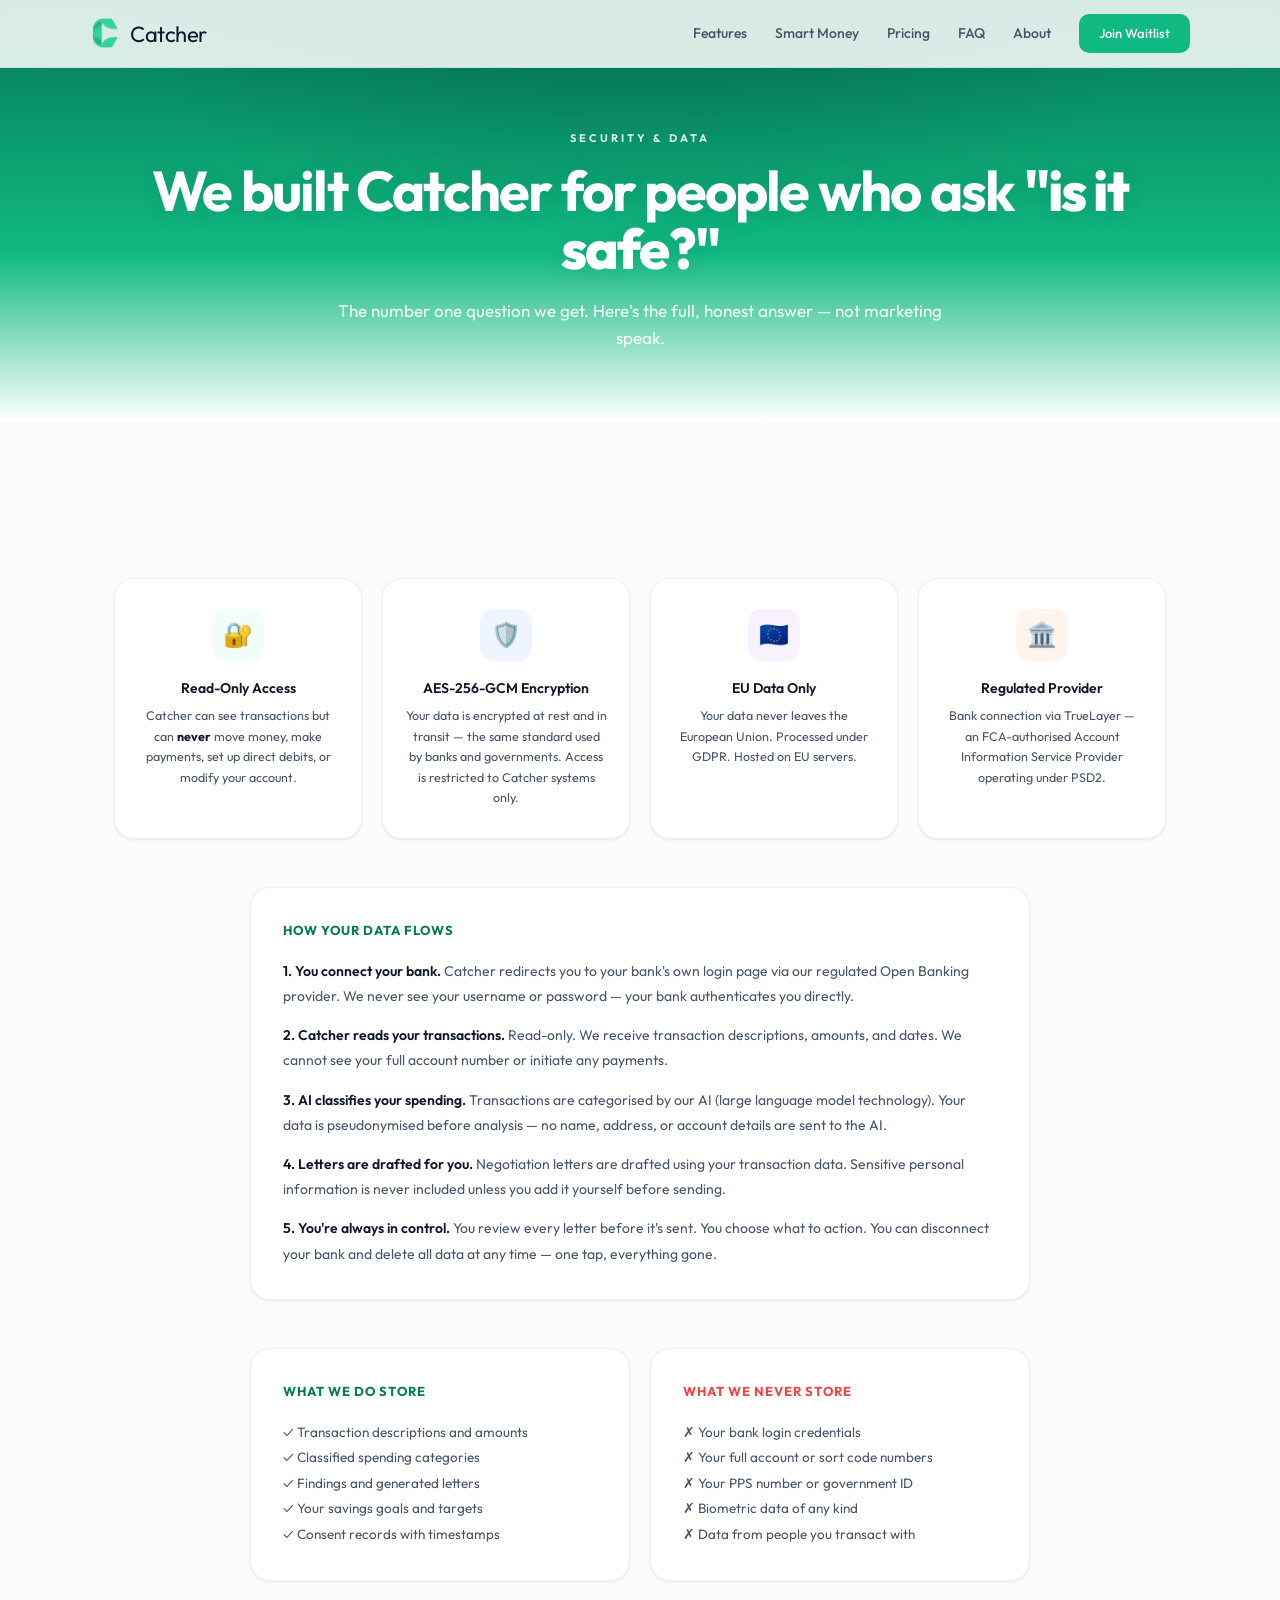
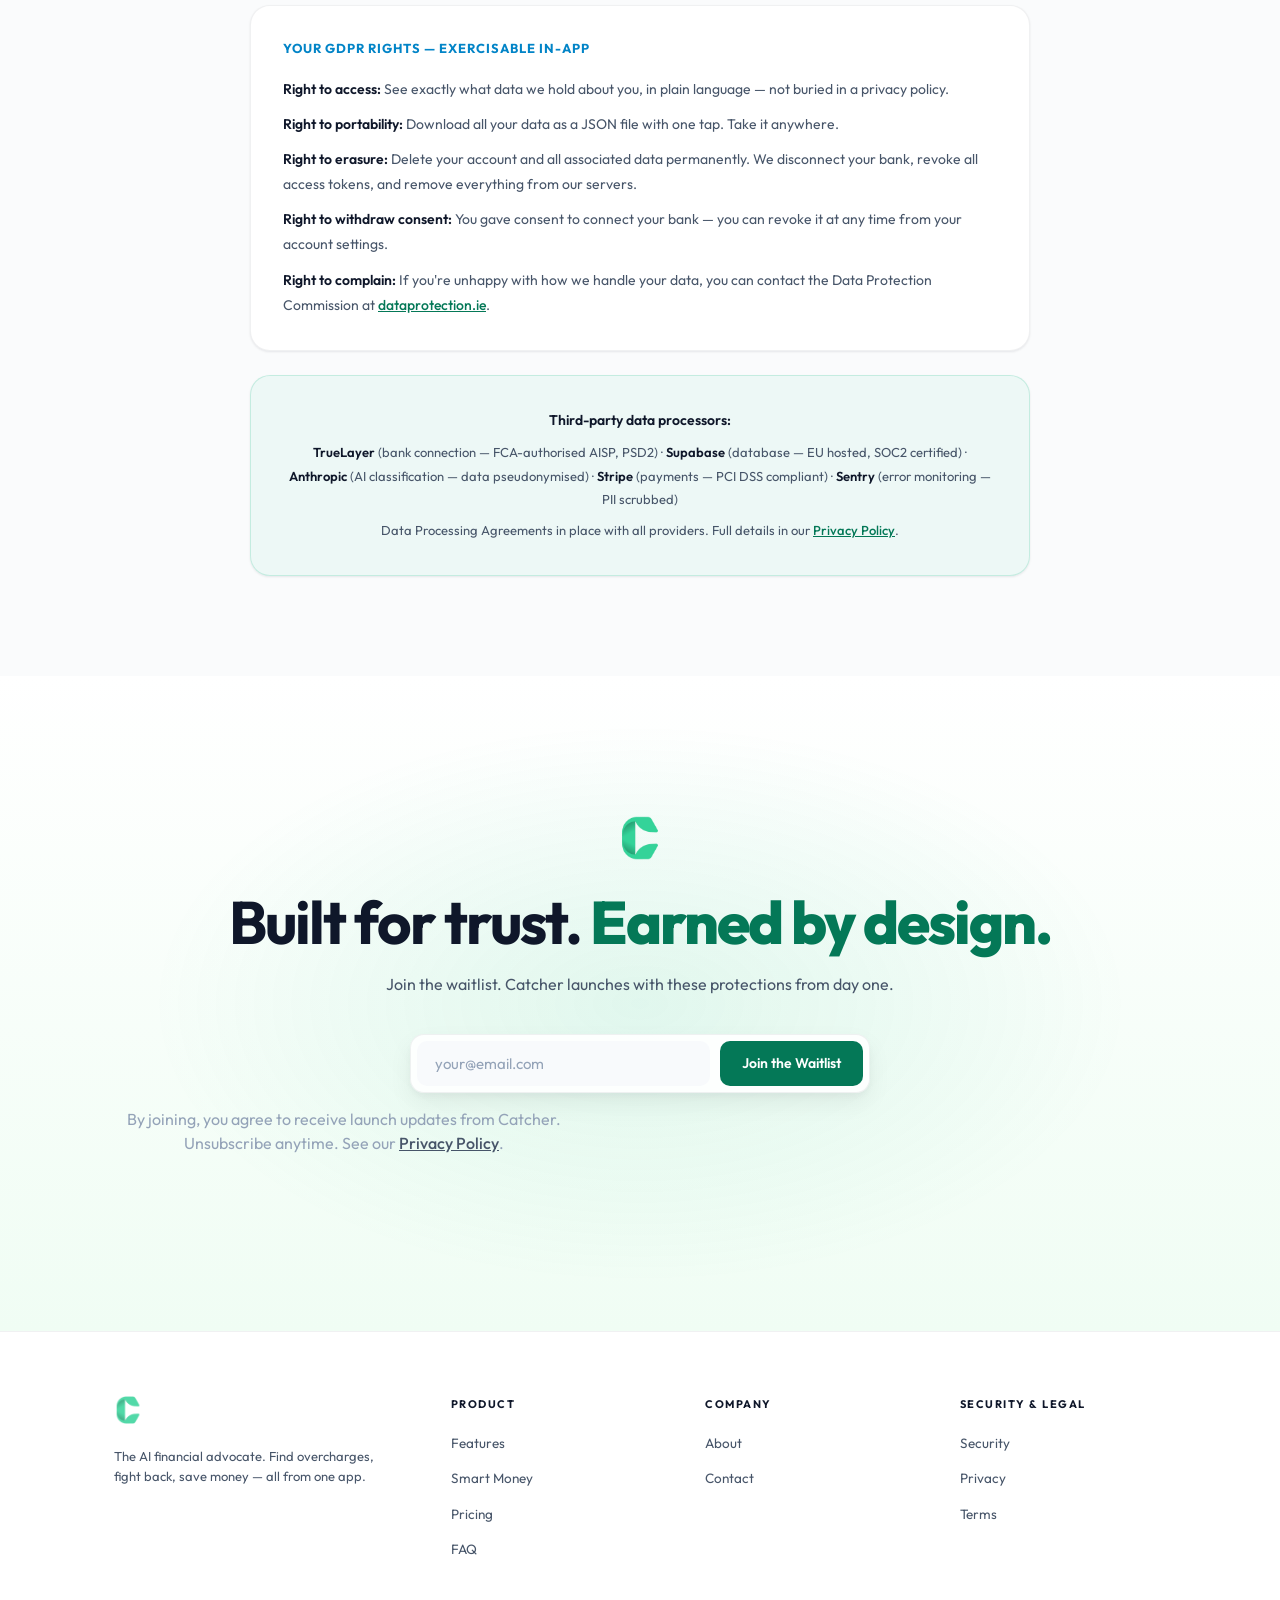
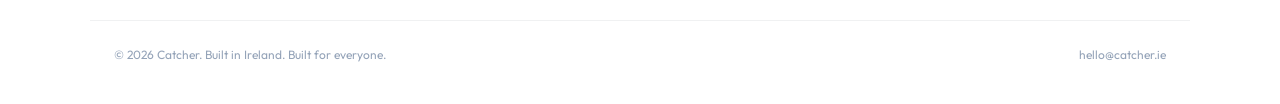
<file: security.html>
<!DOCTYPE html>
<html lang="en">
<head>
<meta charset="UTF-8">
<meta name="viewport" content="width=device-width, initial-scale=1.0">
<title>Security — Catcher</title>
<meta name="description" content="How Catcher protects your bank data. AES-256-GCM encryption, read-only access, EU-only data, regulated Open Banking provider, GDPR rights exercisable in-app.">
<meta property="og:title" content="Security — Catcher">
<meta property="og:description" content="Read-only bank access, AES-256-GCM encryption, EU data only, GDPR by design. The full, honest answer to 'is it safe?'">
<meta property="og:type" content="website">
<meta property="og:url" content="https://catcher.ie/security">
<meta name="theme-color" content="#10b981">
<link rel="preconnect" href="https://fonts.googleapis.com">
<link href="https://fonts.googleapis.com/css2?family=Outfit:wght@300;400;500;600;700;800&display=swap" rel="stylesheet">
<link rel="stylesheet" href="/styles.css">
</head>
<body>

<div class="constellation"><canvas id="constellation"></canvas></div>

<nav>
  <div class="inner">
    <a href="/" class="logo"><img src="/logo.png" alt="Catcher"><span class="logo-text">Catcher</span></a>
    <div class="nav-links">
      <a href="/features" class="nav-link">Features</a>
      <a href="/smart-money" class="nav-link">Smart Money</a>
      <a href="/pricing" class="nav-link">Pricing</a>
      <a href="/faq" class="nav-link">FAQ</a>
      <a href="/about" class="nav-link">About</a>
      <a href="/#waitlist" class="nav-link nav-cta">Join Waitlist</a>
    </div>
  </div>
</nav>

<section class="page-hero">
  <div class="container">
    <div class="page-label fade-up">Security &amp; Data</div>
    <h1 class="fade-up">We built Catcher for people who ask <em>"is it safe?"</em></h1>
    <p class="fade-up">The number one question we get. Here's the full, honest answer — not marketing speak.</p>
  </div>
</section>

<section class="security-section">
  <div class="container">
    <div class="security-grid">
      <div class="sec-item fade-up">
        <div class="sec-icon-wrap" style="color:var(--green-deep);">🔐</div>
        <h4>Read-Only Access</h4>
        <p>Catcher can see transactions but can <strong style="color:var(--text);">never</strong> move money, make payments, set up direct debits, or modify your account.</p>
      </div>
      <div class="sec-item fade-up" style="transition-delay:0.1s">
        <div class="sec-icon-wrap" style="background:var(--accent-glow);color:var(--accent);">🛡️</div>
        <h4>AES-256-GCM Encryption</h4>
        <p>Your data is encrypted at rest and in transit — the same standard used by banks and governments. Access is restricted to Catcher systems only.</p>
      </div>
      <div class="sec-item fade-up" style="transition-delay:0.2s">
        <div class="sec-icon-wrap" style="background:rgba(168,85,247,0.08);color:var(--purple);">🇪🇺</div>
        <h4>EU Data Only</h4>
        <p>Your data never leaves the European Union. Processed under GDPR. Hosted on EU servers.</p>
      </div>
      <div class="sec-item fade-up" style="transition-delay:0.3s">
        <div class="sec-icon-wrap" style="background:rgba(249,115,22,0.08);color:var(--orange);">🏛️</div>
        <h4>Regulated Provider</h4>
        <p>Bank connection via TrueLayer — an FCA-authorised Account Information Service Provider operating under PSD2.</p>
      </div>
    </div>

    <div style="max-width:780px;margin:48px auto 0;">
      <div class="privacy-detail-card fade-up">
        <h4>How Your Data Flows</h4>
        <p style="margin-bottom:14px;"><strong>1. You connect your bank.</strong> Catcher redirects you to your bank's own login page via our regulated Open Banking provider. We never see your username or password — your bank authenticates you directly.</p>
        <p style="margin-bottom:14px;"><strong>2. Catcher reads your transactions.</strong> Read-only. We receive transaction descriptions, amounts, and dates. We cannot see your full account number or initiate any payments.</p>
        <p style="margin-bottom:14px;"><strong>3. AI classifies your spending.</strong> Transactions are categorised by our AI (large language model technology). Your data is pseudonymised before analysis — no name, address, or account details are sent to the AI.</p>
        <p style="margin-bottom:14px;"><strong>4. Letters are drafted for you.</strong> Negotiation letters are drafted using your transaction data. Sensitive personal information is never included unless you add it yourself before sending.</p>
        <p style="margin-bottom:0;"><strong>5. You're always in control.</strong> You review every letter before it's sent. You choose what to action. You can disconnect your bank and delete all data at any time — one tap, everything gone.</p>
      </div>

      <div style="display:grid;grid-template-columns:1fr 1fr;gap:20px;margin-top:24px;">
        <div class="privacy-detail-card fade-up">
          <h4 style="color:var(--green-deep);">What We Do Store</h4>
          <p style="font-size:13.5px;line-height:1.9;">
            ✓ Transaction descriptions and amounts<br>
            ✓ Classified spending categories<br>
            ✓ Findings and generated letters<br>
            ✓ Your savings goals and targets<br>
            ✓ Consent records with timestamps
          </p>
        </div>
        <div class="privacy-detail-card fade-up" style="transition-delay:0.1s">
          <h4 style="color:var(--red);">What We Never Store</h4>
          <p style="font-size:13.5px;line-height:1.9;">
            ✗ Your bank login credentials<br>
            ✗ Your full account or sort code numbers<br>
            ✗ Your PPS number or government ID<br>
            ✗ Biometric data of any kind<br>
            ✗ Data from people you transact with
          </p>
        </div>
      </div>

      <div class="privacy-detail-card accent fade-up" style="margin-top:24px;">
        <h4>Your GDPR Rights — Exercisable In-App</h4>
        <p style="margin-bottom:10px;"><strong>Right to access:</strong> See exactly what data we hold about you, in plain language — not buried in a privacy policy.</p>
        <p style="margin-bottom:10px;"><strong>Right to portability:</strong> Download all your data as a JSON file with one tap. Take it anywhere.</p>
        <p style="margin-bottom:10px;"><strong>Right to erasure:</strong> Delete your account and all associated data permanently. We disconnect your bank, revoke all access tokens, and remove everything from our servers.</p>
        <p style="margin-bottom:10px;"><strong>Right to withdraw consent:</strong> You gave consent to connect your bank — you can revoke it at any time from your account settings.</p>
        <p style="margin-bottom:0;"><strong>Right to complain:</strong> If you're unhappy with how we handle your data, you can contact the Data Protection Commission at <a href="https://dataprotection.ie" style="color:var(--green-deep);font-weight:500;">dataprotection.ie</a>.</p>
      </div>

      <div class="privacy-detail-card fade-up" style="margin-top:24px;background:var(--green-soft);border-color:var(--green-border);">
        <div style="text-align:center;font-size:14px;color:var(--text);line-height:1.7;">
          <p style="margin-bottom:8px;"><strong>Third-party data processors:</strong></p>
          <p style="font-size:13px;color:var(--text-mid);">
            <strong>TrueLayer</strong> (bank connection — FCA-authorised AISP, PSD2) ·
            <strong>Supabase</strong> (database — EU hosted, SOC2 certified) ·
            <strong>Anthropic</strong> (AI classification — data pseudonymised) ·
            <strong>Stripe</strong> (payments — PCI DSS compliant) ·
            <strong>Sentry</strong> (error monitoring — PII scrubbed)
          </p>
          <p style="font-size:13px;color:var(--text-mid);margin-top:8px;">Data Processing Agreements in place with all providers. Full details in our <a href="/privacy" style="color:var(--green-deep);font-weight:500;">Privacy Policy</a>.</p>
        </div>
      </div>
    </div>
  </div>
</section>

<section class="final-cta">
  <div class="container">
    <img src="/logo.png" alt="Catcher" style="height:44px;width:auto;margin-bottom:24px;" class="fade-up">
    <h2 class="fade-up">Built for trust. <em>Earned by design.</em></h2>
    <p class="fade-up">Join the waitlist. Catcher launches with these protections from day one.</p>
    <form class="hero-form fade-up" onsubmit="handleSubmit(event)" style="max-width:460px;margin:0 auto 14px;">
      <input type="email" name="email" placeholder="your@email.com" required>
      <button type="submit">Join the Waitlist</button>
    </form>
    <p class="form-consent fade-up">
      By joining, you agree to receive launch updates from Catcher. Unsubscribe anytime. See our <a href="/privacy">Privacy Policy</a>.
    </p>
  </div>
</section>

<footer>
  <div class="footer-grid">
    <div class="footer-brand">
      <img src="/logo.png" alt="Catcher">
      <p>The AI financial advocate. Find overcharges, fight back, save money — all from one app.</p>
    </div>
    <div class="footer-col">
      <h5>Product</h5>
      <ul>
        <li><a href="/features">Features</a></li>
        <li><a href="/smart-money">Smart Money</a></li>
        <li><a href="/pricing">Pricing</a></li>
        <li><a href="/faq">FAQ</a></li>
      </ul>
    </div>
    <div class="footer-col">
      <h5>Company</h5>
      <ul>
        <li><a href="/about">About</a></li>
        <li><a href="mailto:hello@catcher.ie">Contact</a></li>
      </ul>
    </div>
    <div class="footer-col">
      <h5>Security &amp; Legal</h5>
      <ul>
        <li><a href="/security">Security</a></li>
        <li><a href="/privacy">Privacy</a></li>
        <li><a href="/terms">Terms</a></li>
      </ul>
    </div>
  </div>
  <div class="footer-bottom">
    <div class="copyright">© 2026 Catcher. Built in Ireland. Built for everyone.</div>
    <div>hello@catcher.ie</div>
  </div>
</footer>

<script src="/scripts.js"></script>
</body>
</html>
</file>
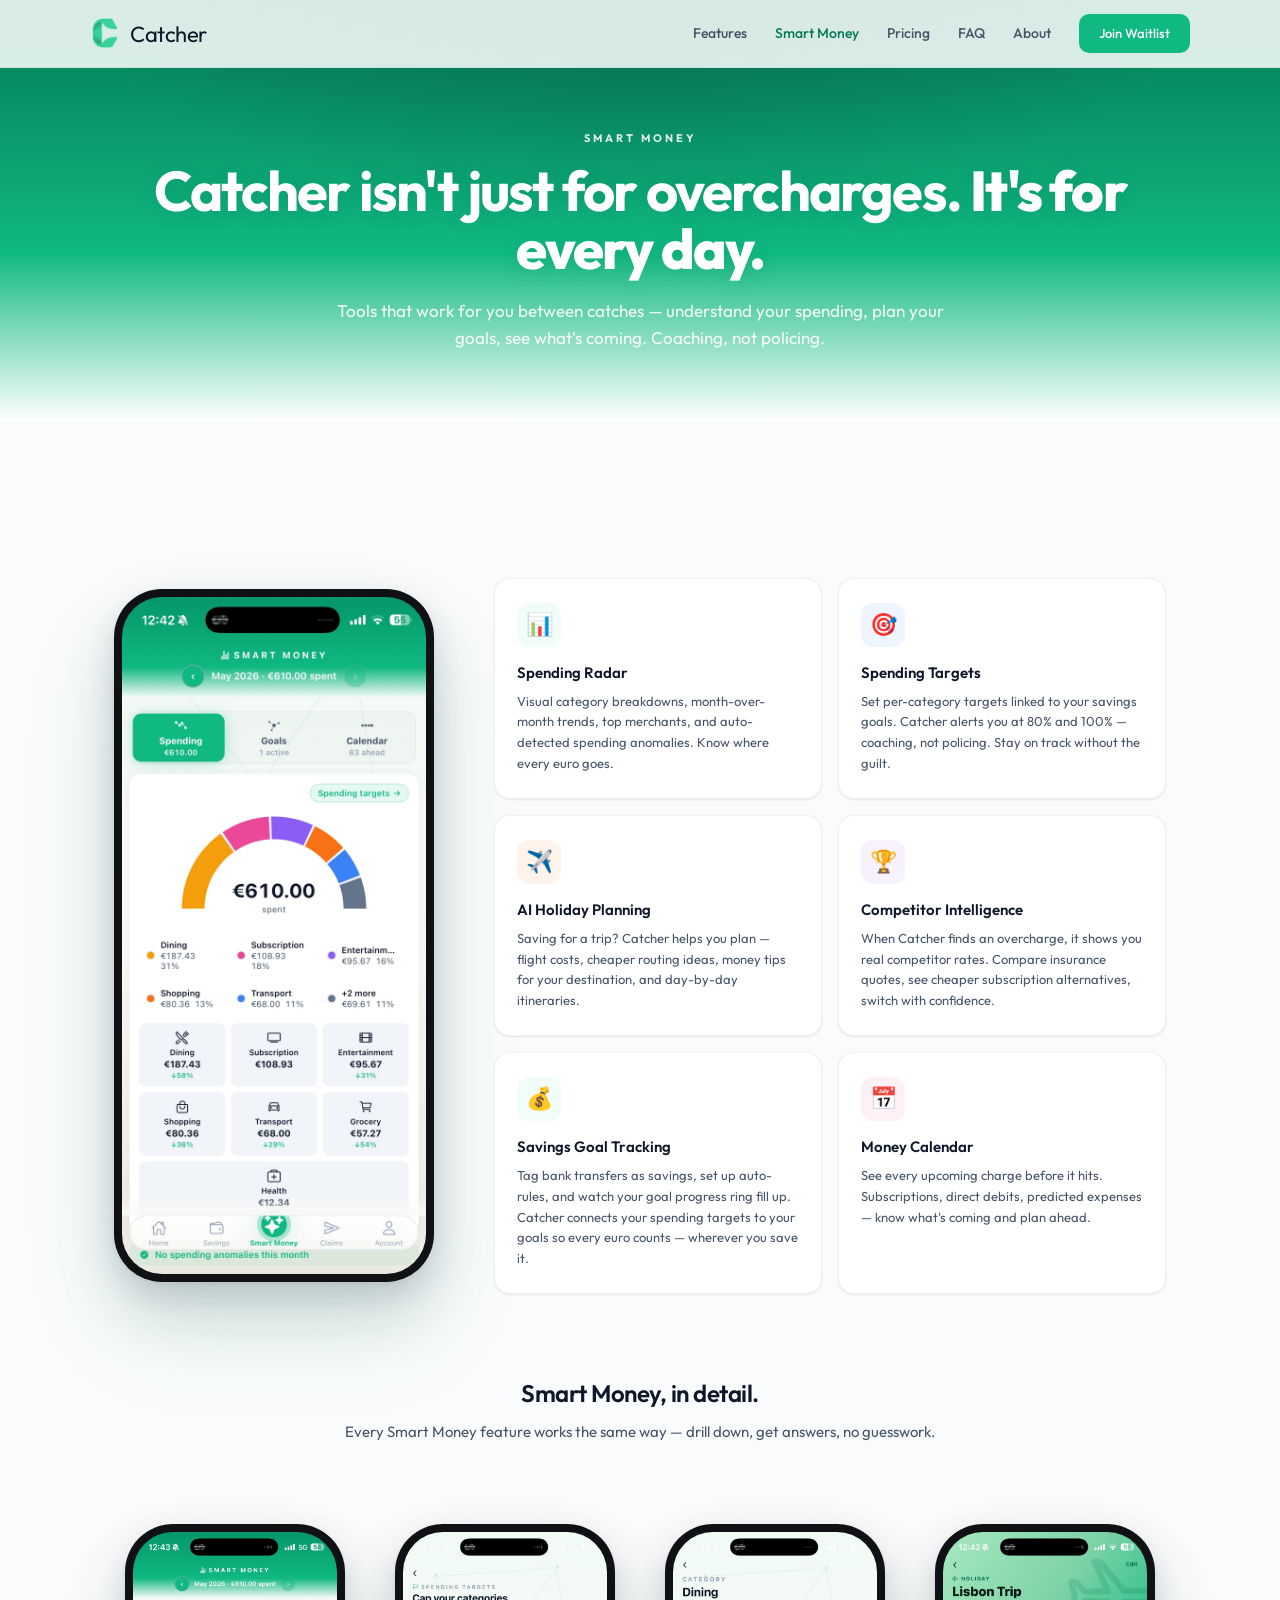
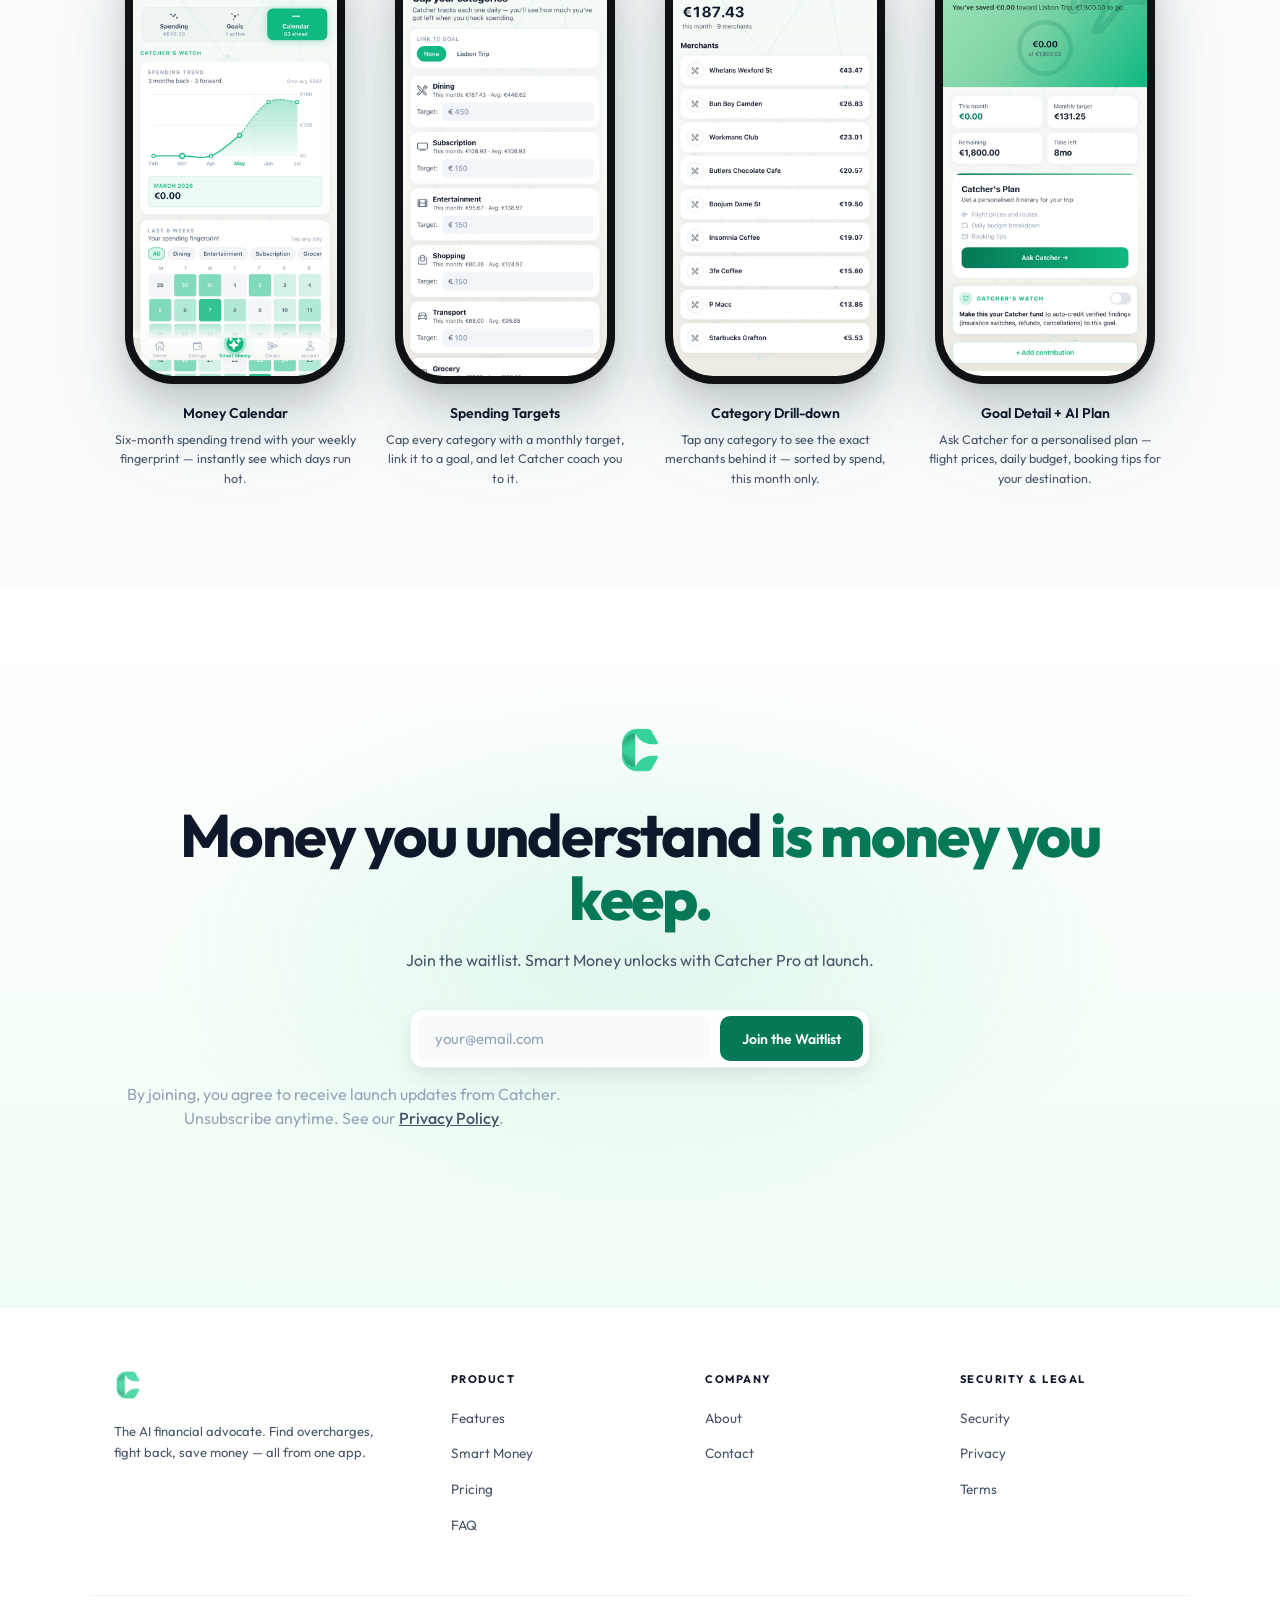
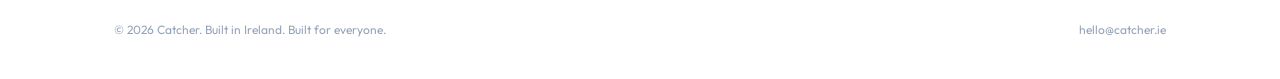
<file: smart-money.html>
<!DOCTYPE html>
<html lang="en">
<head>
<meta charset="UTF-8">
<meta name="viewport" content="width=device-width, initial-scale=1.0">
<title>Smart Money — Catcher</title>
<meta name="description" content="The daily Catcher experience — spending radar, category drill-down, savings goals with AI planning, money calendar, and spending targets. Coaching, not policing.">
<meta property="og:title" content="Smart Money — Catcher">
<meta property="og:description" content="Visual category breakdowns, anomaly detection, AI holiday planning, and goal-tracked savings — Catcher's daily-use toolkit.">
<meta property="og:type" content="website">
<meta property="og:url" content="https://catcher.ie/smart-money">
<meta name="theme-color" content="#10b981">
<link rel="preconnect" href="https://fonts.googleapis.com">
<link href="https://fonts.googleapis.com/css2?family=Outfit:wght@300;400;500;600;700;800&display=swap" rel="stylesheet">
<link rel="stylesheet" href="/styles.css">
</head>
<body>

<div class="constellation"><canvas id="constellation"></canvas></div>

<nav>
  <div class="inner">
    <a href="/" class="logo"><img src="/logo.png" alt="Catcher"><span class="logo-text">Catcher</span></a>
    <div class="nav-links">
      <a href="/features" class="nav-link">Features</a>
      <a href="/smart-money" class="nav-link active">Smart Money</a>
      <a href="/pricing" class="nav-link">Pricing</a>
      <a href="/faq" class="nav-link">FAQ</a>
      <a href="/about" class="nav-link">About</a>
      <a href="/#waitlist" class="nav-link nav-cta">Join Waitlist</a>
    </div>
  </div>
</nav>

<section class="page-hero">
  <div class="container">
    <div class="page-label fade-up">Smart Money</div>
    <h1 class="fade-up">Catcher isn't just for overcharges. <em>It's for every day.</em></h1>
    <p class="fade-up">Tools that work for you between catches — understand your spending, plan your goals, see what's coming. Coaching, not policing.</p>
  </div>
</section>

<section class="smart-section">
  <div class="container">
    <div class="smart-layout">
      <div class="phone-frame smart-phone fade-up">
        <img src="/smart-money-spending.jpg" alt="Catcher Smart Money — spending breakdown with semi-circle donut and category grid" loading="lazy">
      </div>
      <div class="smart-grid">
        <div class="smart-card fade-up">
          <div class="smart-icon-wrap" style="color:var(--green-deep);">📊</div>
          <h4>Spending Radar</h4>
          <p>Visual category breakdowns, month-over-month trends, top merchants, and auto-detected spending anomalies. Know where every euro goes.</p>
        </div>
        <div class="smart-card fade-up" style="transition-delay:0.1s">
          <div class="smart-icon-wrap" style="background:var(--accent-glow);color:var(--accent);">🎯</div>
          <h4>Spending Targets</h4>
          <p>Set per-category targets linked to your savings goals. Catcher alerts you at 80% and 100% — coaching, not policing. Stay on track without the guilt.</p>
        </div>
        <div class="smart-card fade-up" style="transition-delay:0.2s">
          <div class="smart-icon-wrap" style="background:rgba(249,115,22,0.08);color:var(--orange);">✈️</div>
          <h4>AI Holiday Planning</h4>
          <p>Saving for a trip? Catcher helps you plan — flight costs, cheaper routing ideas, money tips for your destination, and day-by-day itineraries.</p>
        </div>
        <div class="smart-card fade-up">
          <div class="smart-icon-wrap" style="background:rgba(168,85,247,0.08);color:var(--purple);">🏆</div>
          <h4>Competitor Intelligence</h4>
          <p>When Catcher finds an overcharge, it shows you real competitor rates. Compare insurance quotes, see cheaper subscription alternatives, switch with confidence.</p>
        </div>
        <div class="smart-card fade-up" style="transition-delay:0.1s">
          <div class="smart-icon-wrap" style="color:var(--green-deep);">💰</div>
          <h4>Savings Goal Tracking</h4>
          <p>Tag bank transfers as savings, set up auto-rules, and watch your goal progress ring fill up. Catcher connects your spending targets to your goals so every euro counts — wherever you save it.</p>
        </div>
        <div class="smart-card fade-up" style="transition-delay:0.2s">
          <div class="smart-icon-wrap" style="background:rgba(236,72,153,0.08);color:var(--pink);">📅</div>
          <h4>Money Calendar</h4>
          <p>See every upcoming charge before it hits. Subscriptions, direct debits, predicted expenses — know what's coming and plan ahead.</p>
        </div>
      </div>
    </div>

    <div class="smart-gallery-heading fade-up">
      <h3>Smart Money, in detail.</h3>
      <p>Every Smart Money feature works the same way — drill down, get answers, no guesswork.</p>
    </div>
    <div class="smart-gallery">
      <div class="smart-gallery-item fade-up">
        <div class="showcase-phone"><img src="/money-calendar.jpg" alt="Catcher Money Calendar — spending trend chart and weekly fingerprint heatmap" loading="lazy"></div>
        <h5>Money Calendar</h5>
        <p>Six-month spending trend with your weekly fingerprint — instantly see which days run hot.</p>
      </div>
      <div class="smart-gallery-item fade-up" style="transition-delay:0.1s">
        <div class="showcase-phone"><img src="/spending-targets.jpg" alt="Catcher Spending Targets — cap your categories with monthly limits" loading="lazy"></div>
        <h5>Spending Targets</h5>
        <p>Cap every category with a monthly target, link it to a goal, and let Catcher coach you to it.</p>
      </div>
      <div class="smart-gallery-item fade-up" style="transition-delay:0.2s">
        <div class="showcase-phone"><img src="/category-detail.jpg" alt="Catcher category drill-down — merchants ranked by spend" loading="lazy"></div>
        <h5>Category Drill-down</h5>
        <p>Tap any category to see the exact merchants behind it — sorted by spend, this month only.</p>
      </div>
      <div class="smart-gallery-item fade-up" style="transition-delay:0.3s">
        <div class="showcase-phone"><img src="/goal-detail.jpg" alt="Catcher goal detail — personalised AI plan and progress" loading="lazy"></div>
        <h5>Goal Detail + AI Plan</h5>
        <p>Ask Catcher for a personalised plan — flight prices, daily budget, booking tips for your destination.</p>
      </div>
    </div>
  </div>
</section>

<section class="final-cta">
  <div class="container">
    <img src="/logo.png" alt="Catcher" style="height:44px;width:auto;margin-bottom:24px;" class="fade-up">
    <h2 class="fade-up">Money you understand <em>is money you keep.</em></h2>
    <p class="fade-up">Join the waitlist. Smart Money unlocks with Catcher Pro at launch.</p>
    <form class="hero-form fade-up" onsubmit="handleSubmit(event)" style="max-width:460px;margin:0 auto 14px;">
      <input type="email" name="email" placeholder="your@email.com" required>
      <button type="submit">Join the Waitlist</button>
    </form>
    <p class="form-consent fade-up">
      By joining, you agree to receive launch updates from Catcher. Unsubscribe anytime. See our <a href="/privacy">Privacy Policy</a>.
    </p>
  </div>
</section>

<footer>
  <div class="footer-grid">
    <div class="footer-brand">
      <img src="/logo.png" alt="Catcher">
      <p>The AI financial advocate. Find overcharges, fight back, save money — all from one app.</p>
    </div>
    <div class="footer-col">
      <h5>Product</h5>
      <ul>
        <li><a href="/features">Features</a></li>
        <li><a href="/smart-money">Smart Money</a></li>
        <li><a href="/pricing">Pricing</a></li>
        <li><a href="/faq">FAQ</a></li>
      </ul>
    </div>
    <div class="footer-col">
      <h5>Company</h5>
      <ul>
        <li><a href="/about">About</a></li>
        <li><a href="mailto:hello@catcher.ie">Contact</a></li>
      </ul>
    </div>
    <div class="footer-col">
      <h5>Security &amp; Legal</h5>
      <ul>
        <li><a href="/security">Security</a></li>
        <li><a href="/privacy">Privacy</a></li>
        <li><a href="/terms">Terms</a></li>
      </ul>
    </div>
  </div>
  <div class="footer-bottom">
    <div class="copyright">© 2026 Catcher. Built in Ireland. Built for everyone.</div>
    <div>hello@catcher.ie</div>
  </div>
</footer>

<script src="/scripts.js"></script>
</body>
</html>
</file>
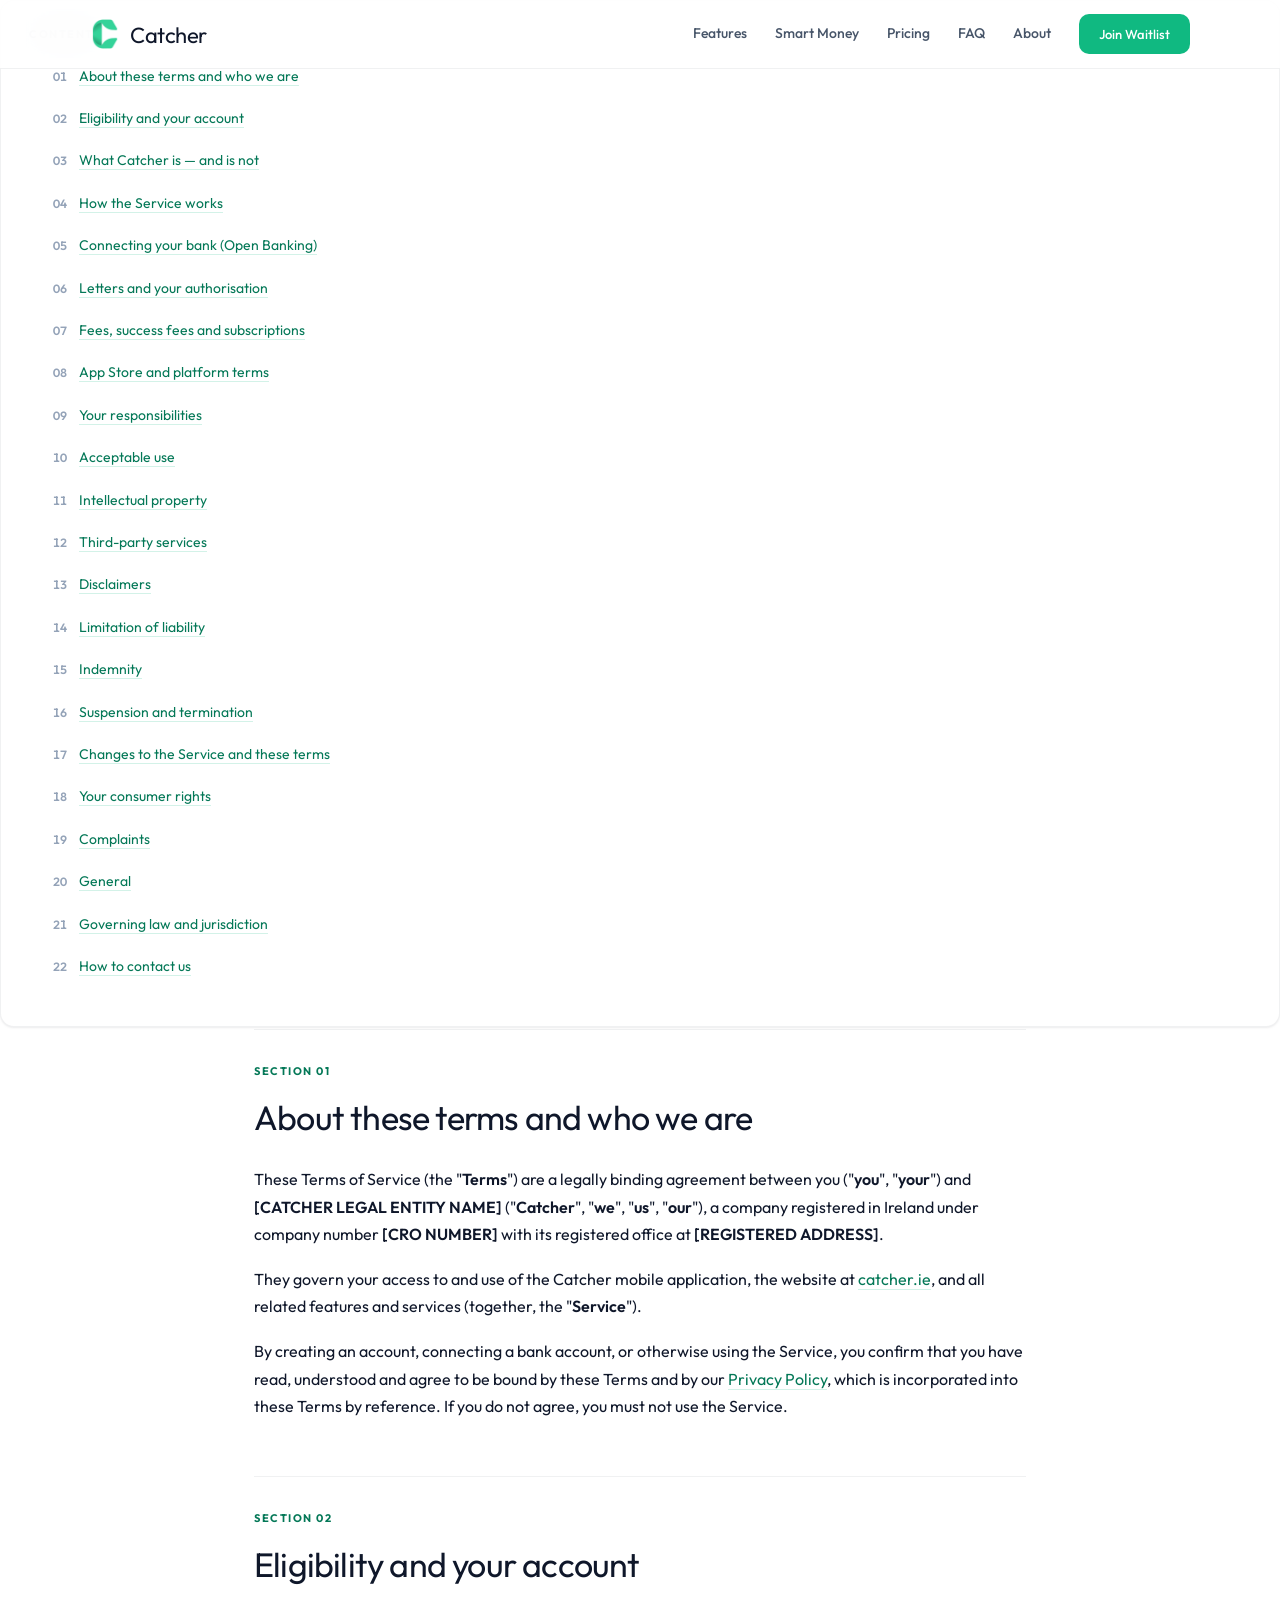
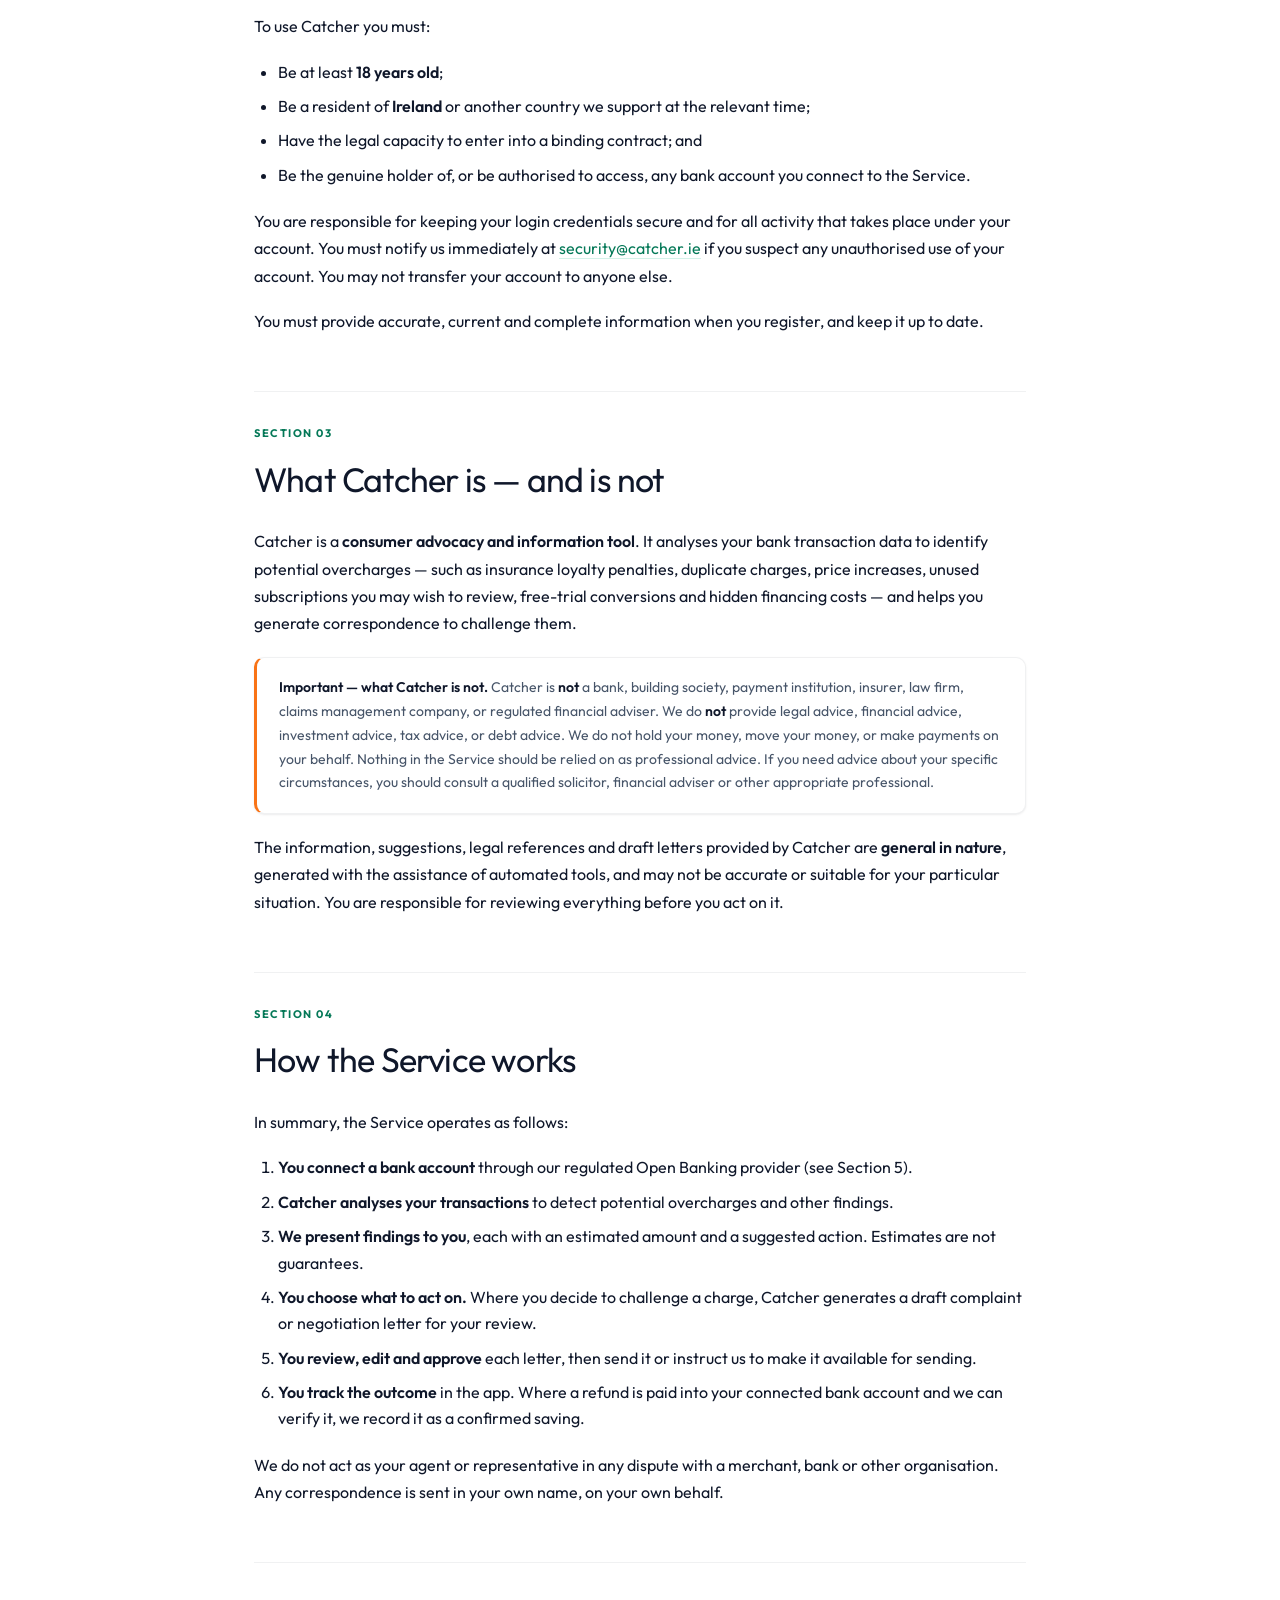
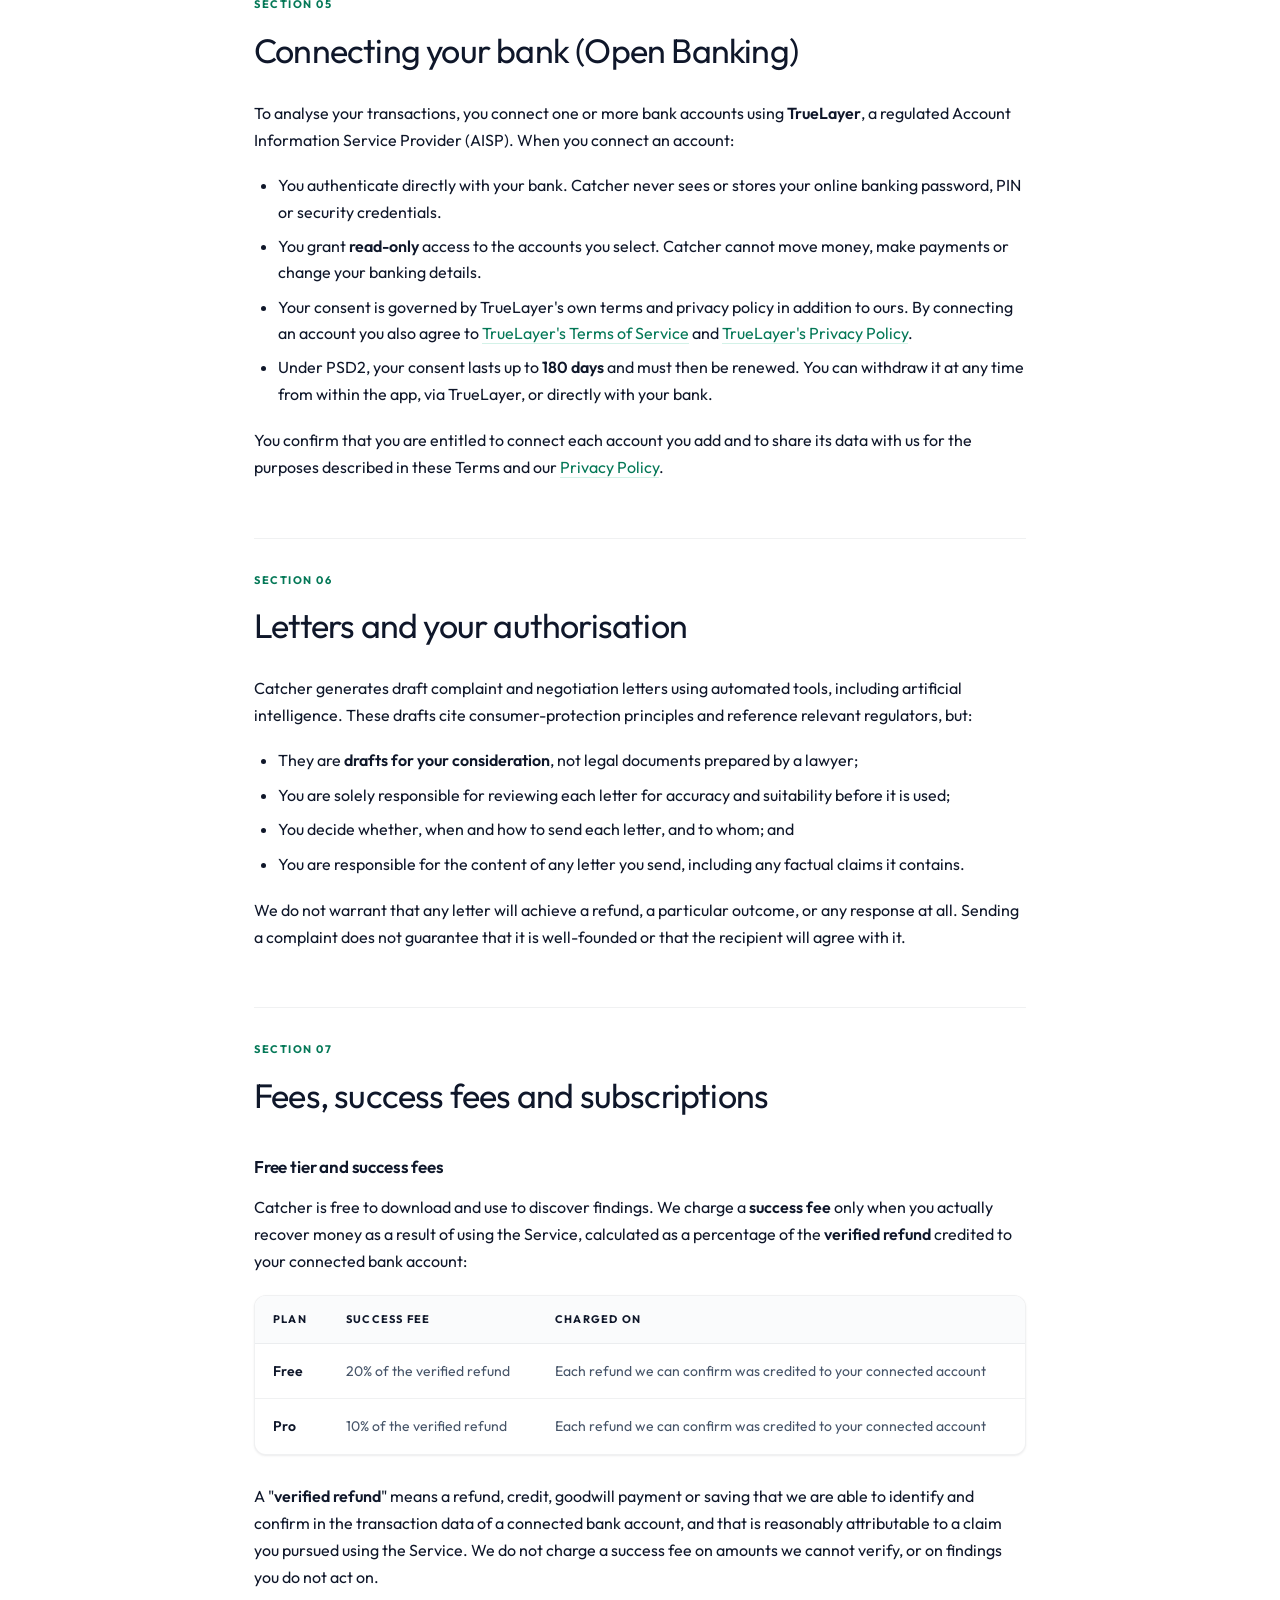
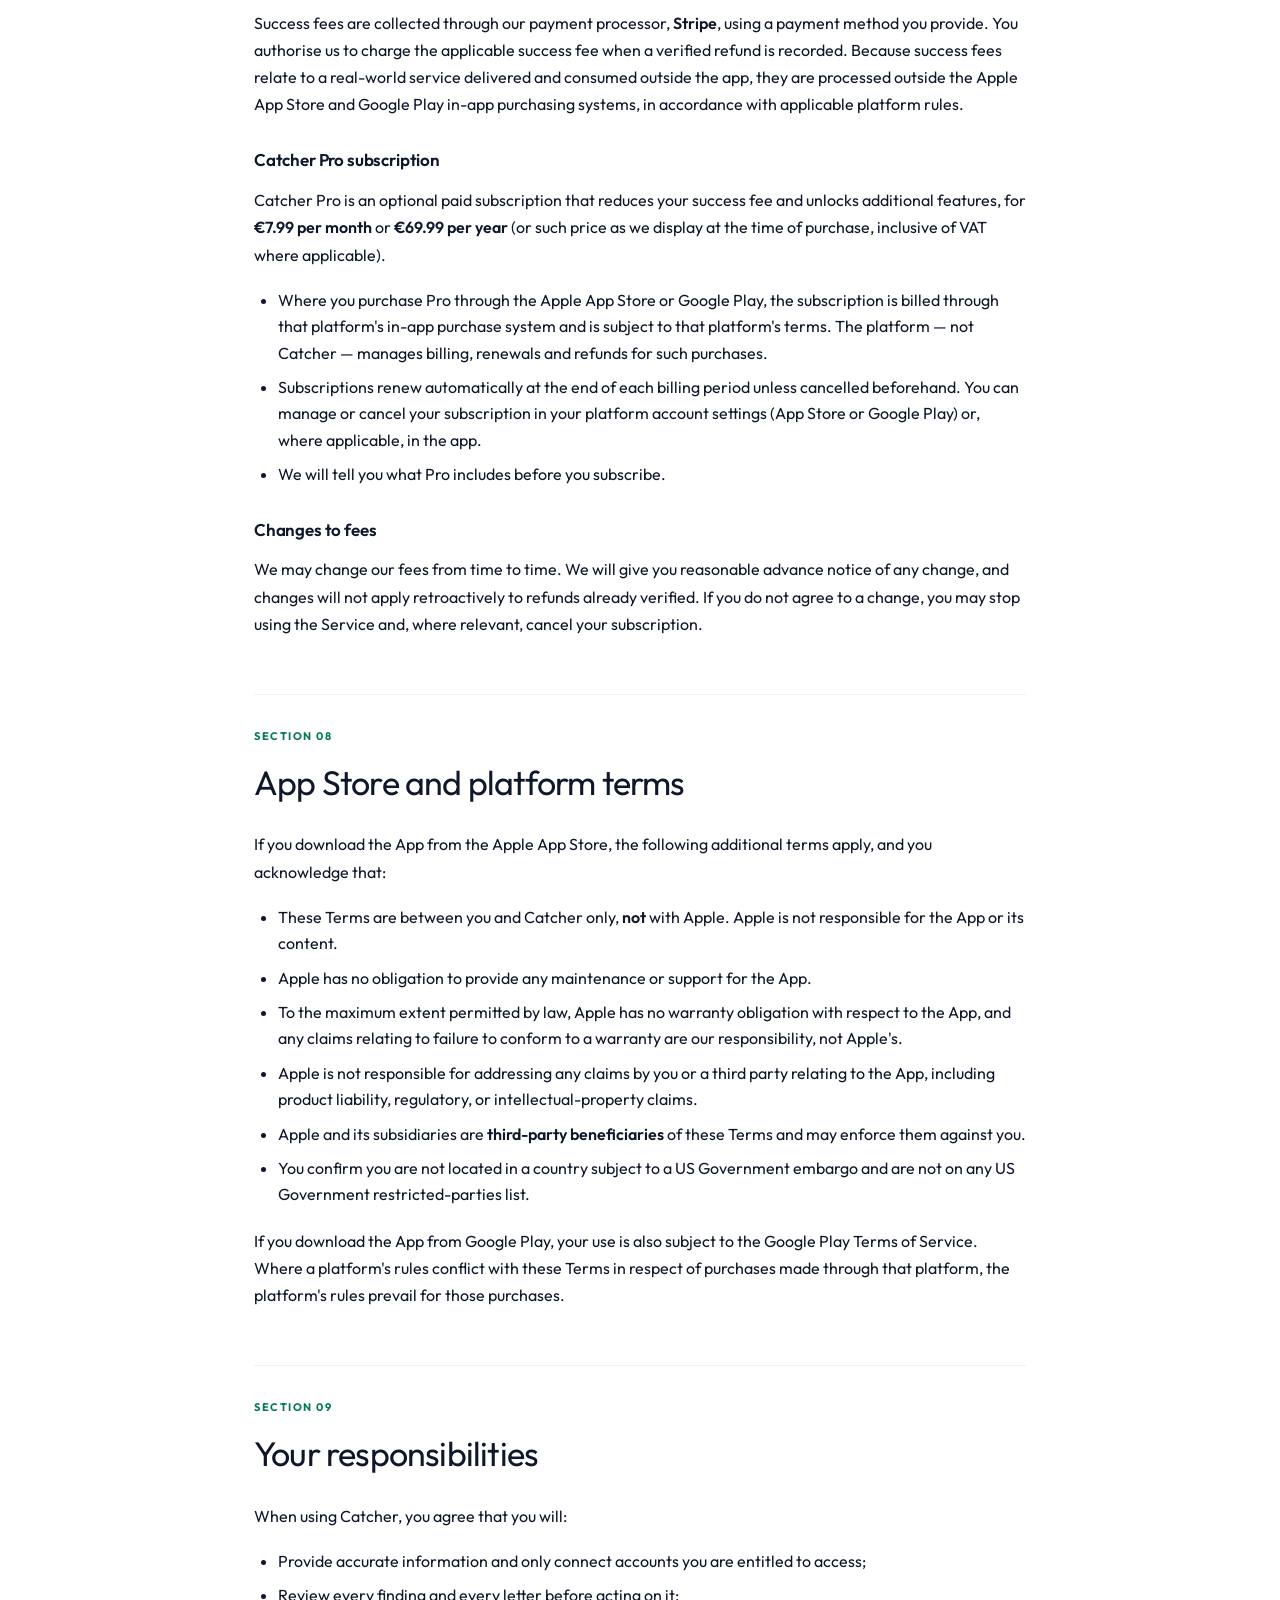
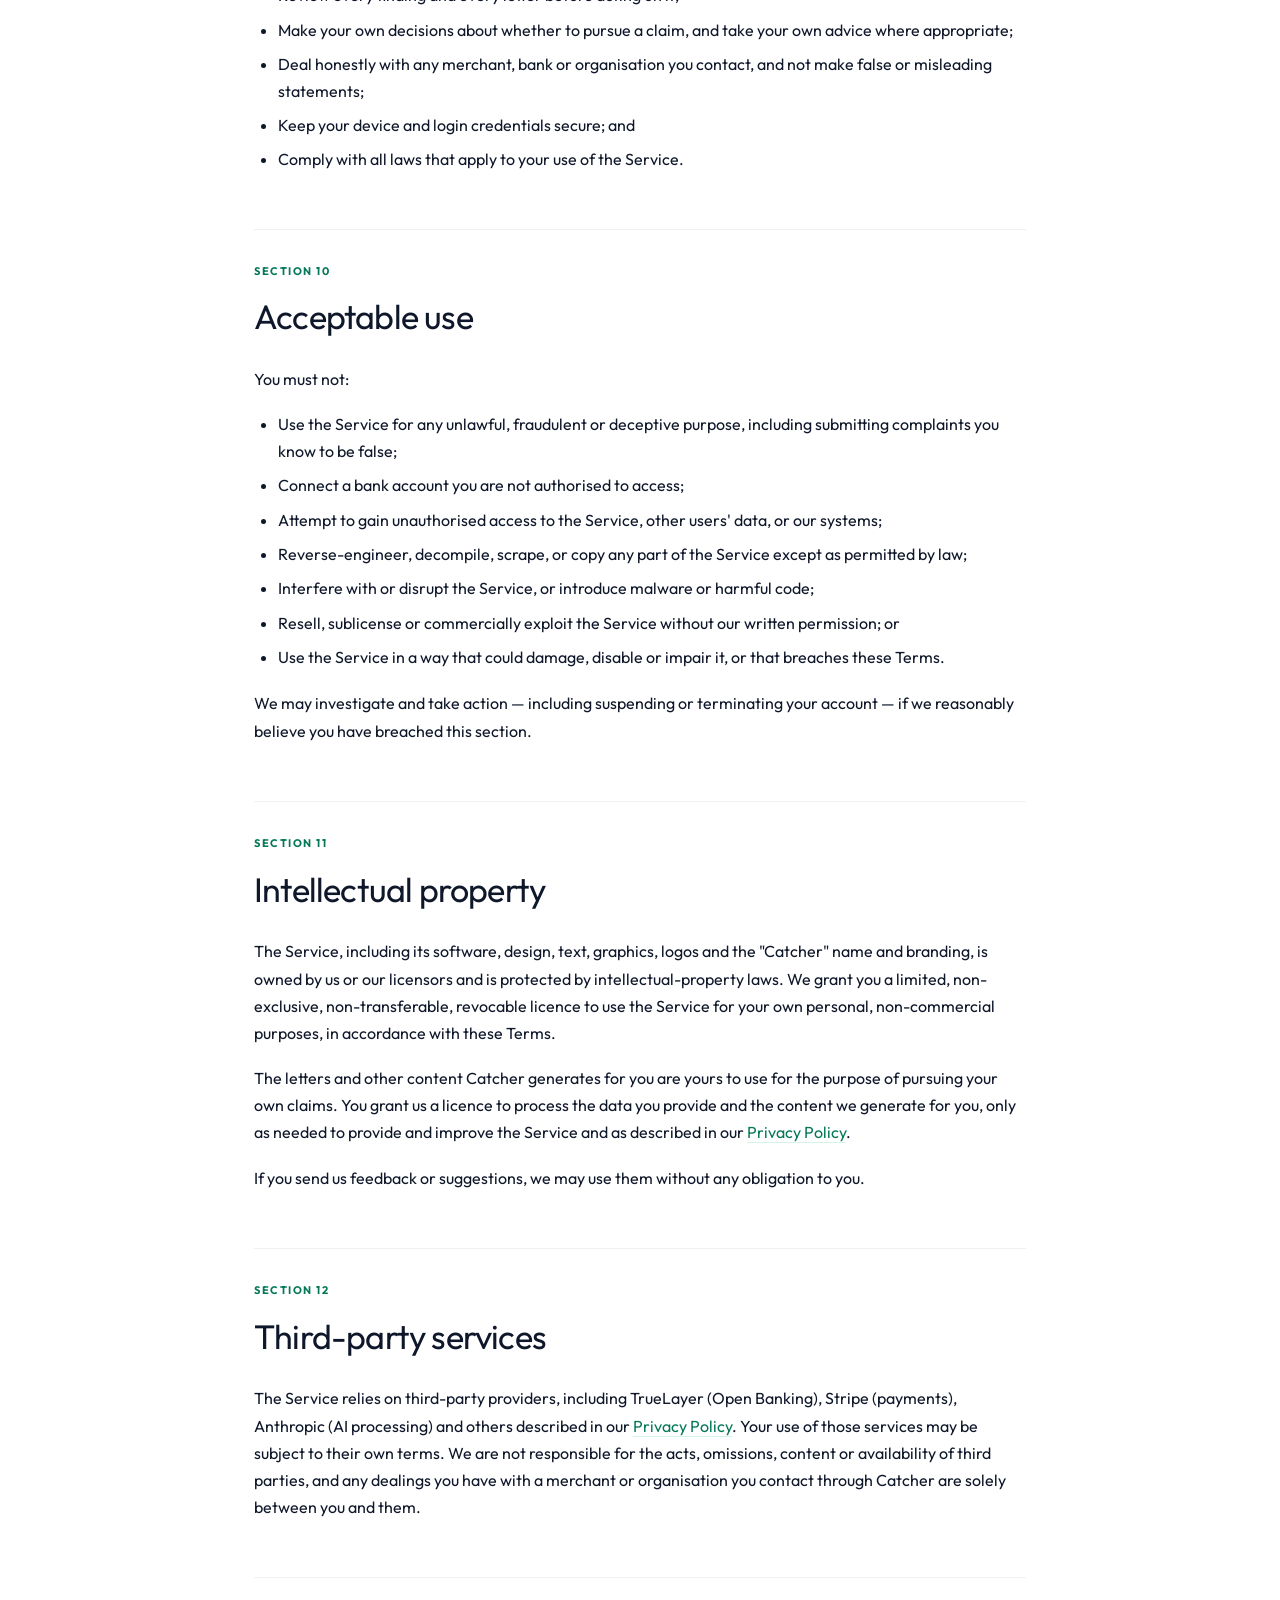
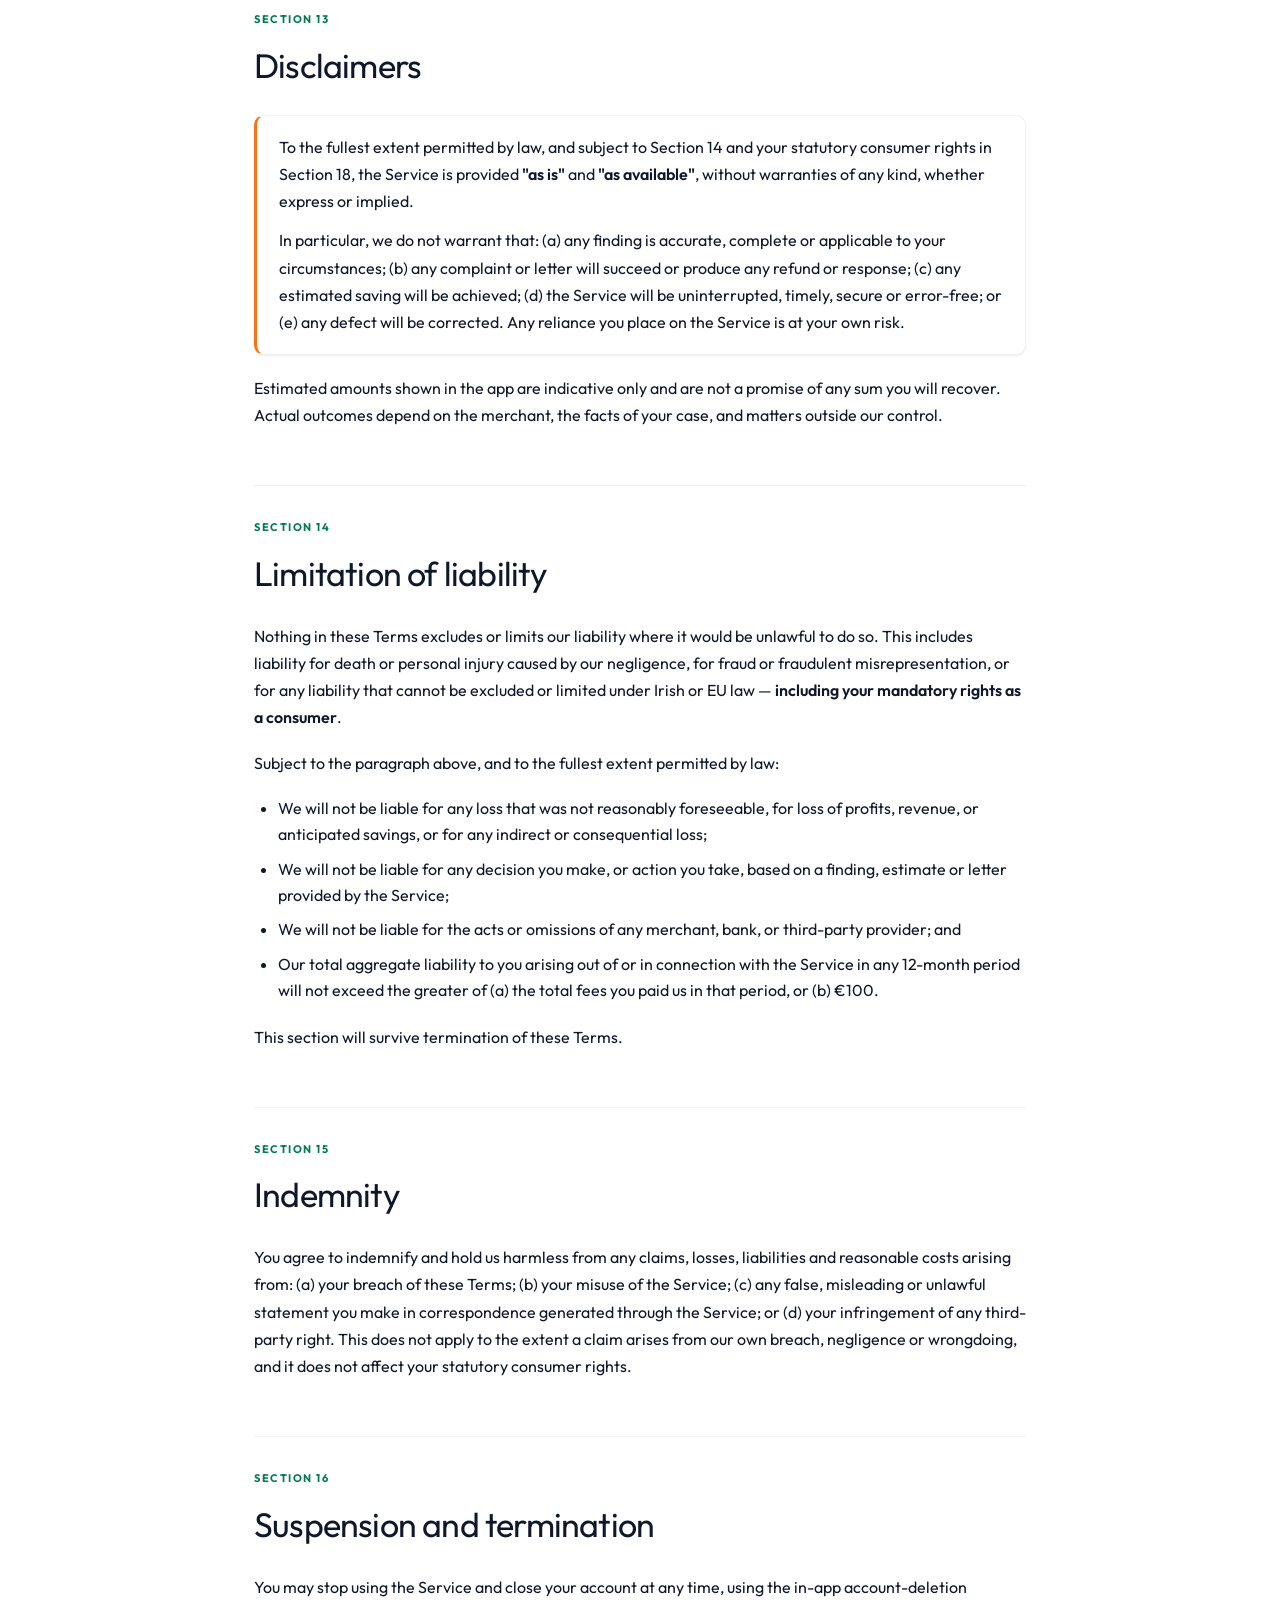
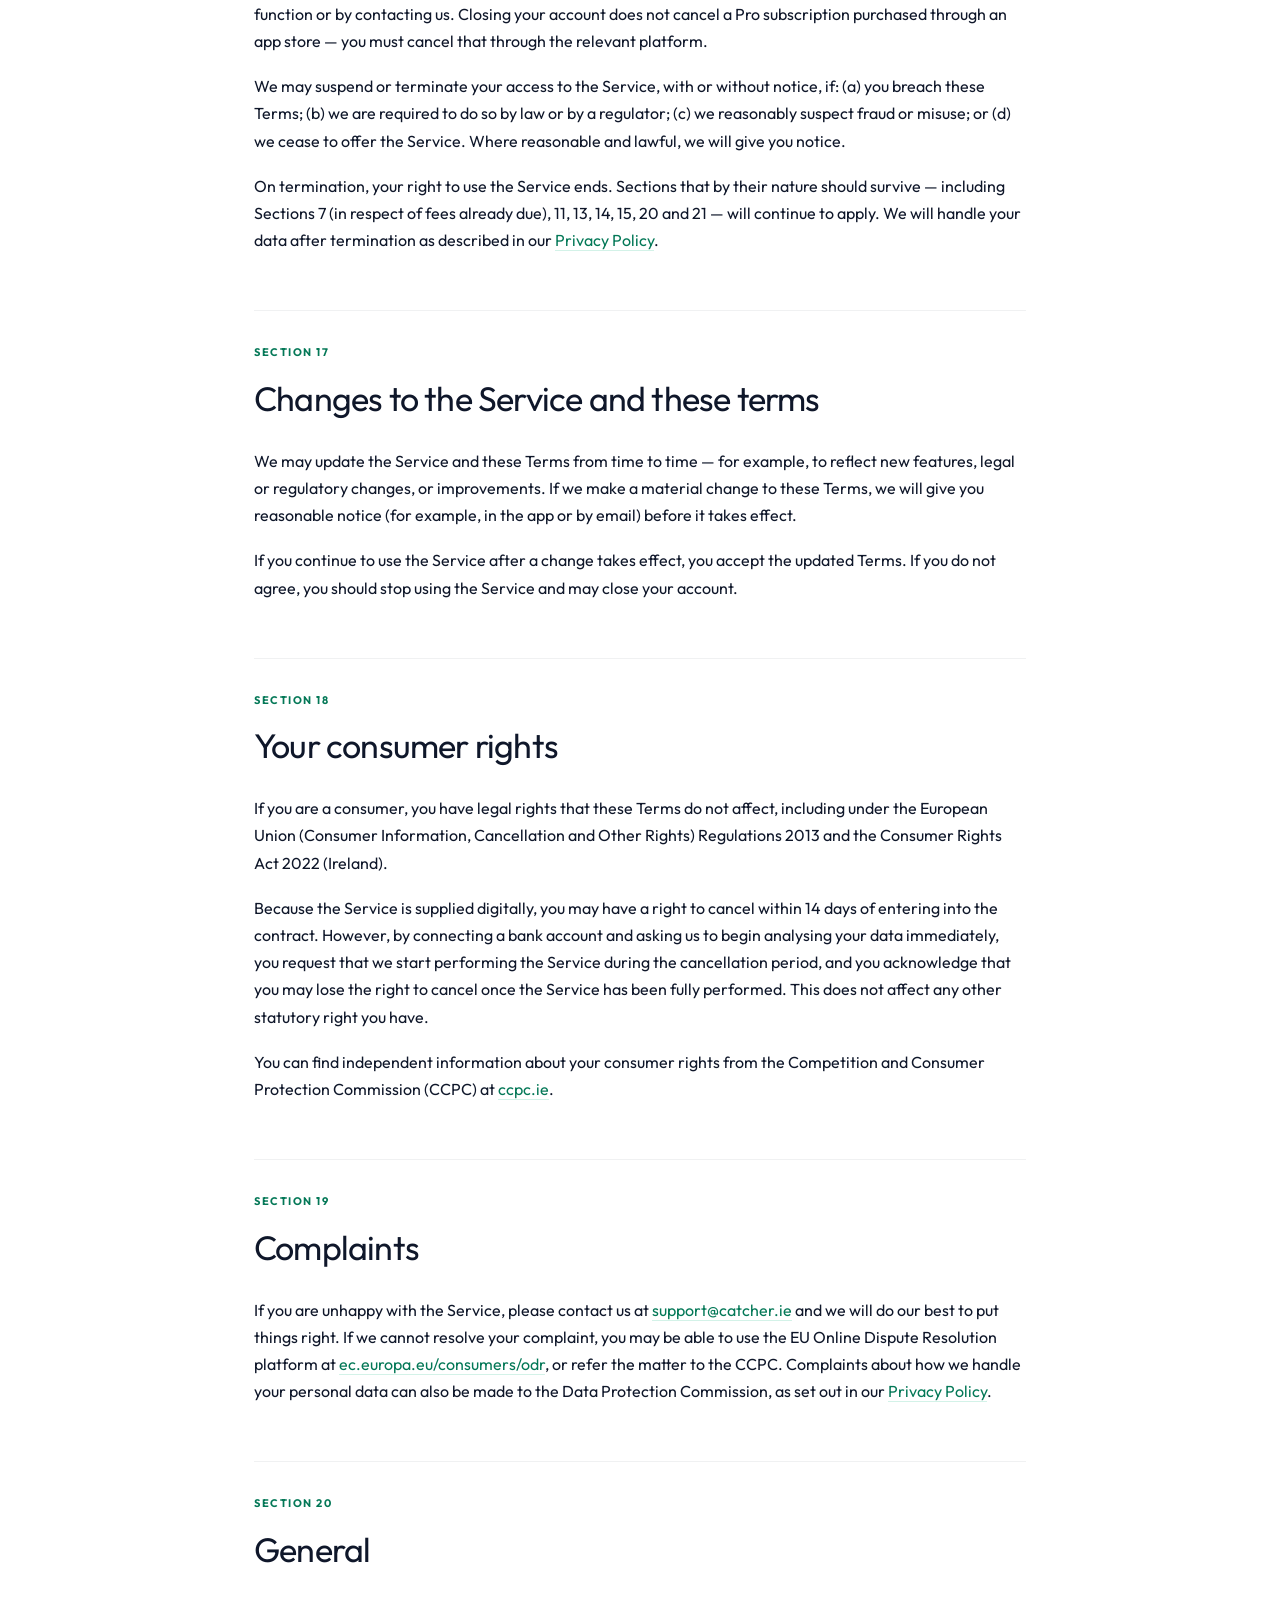
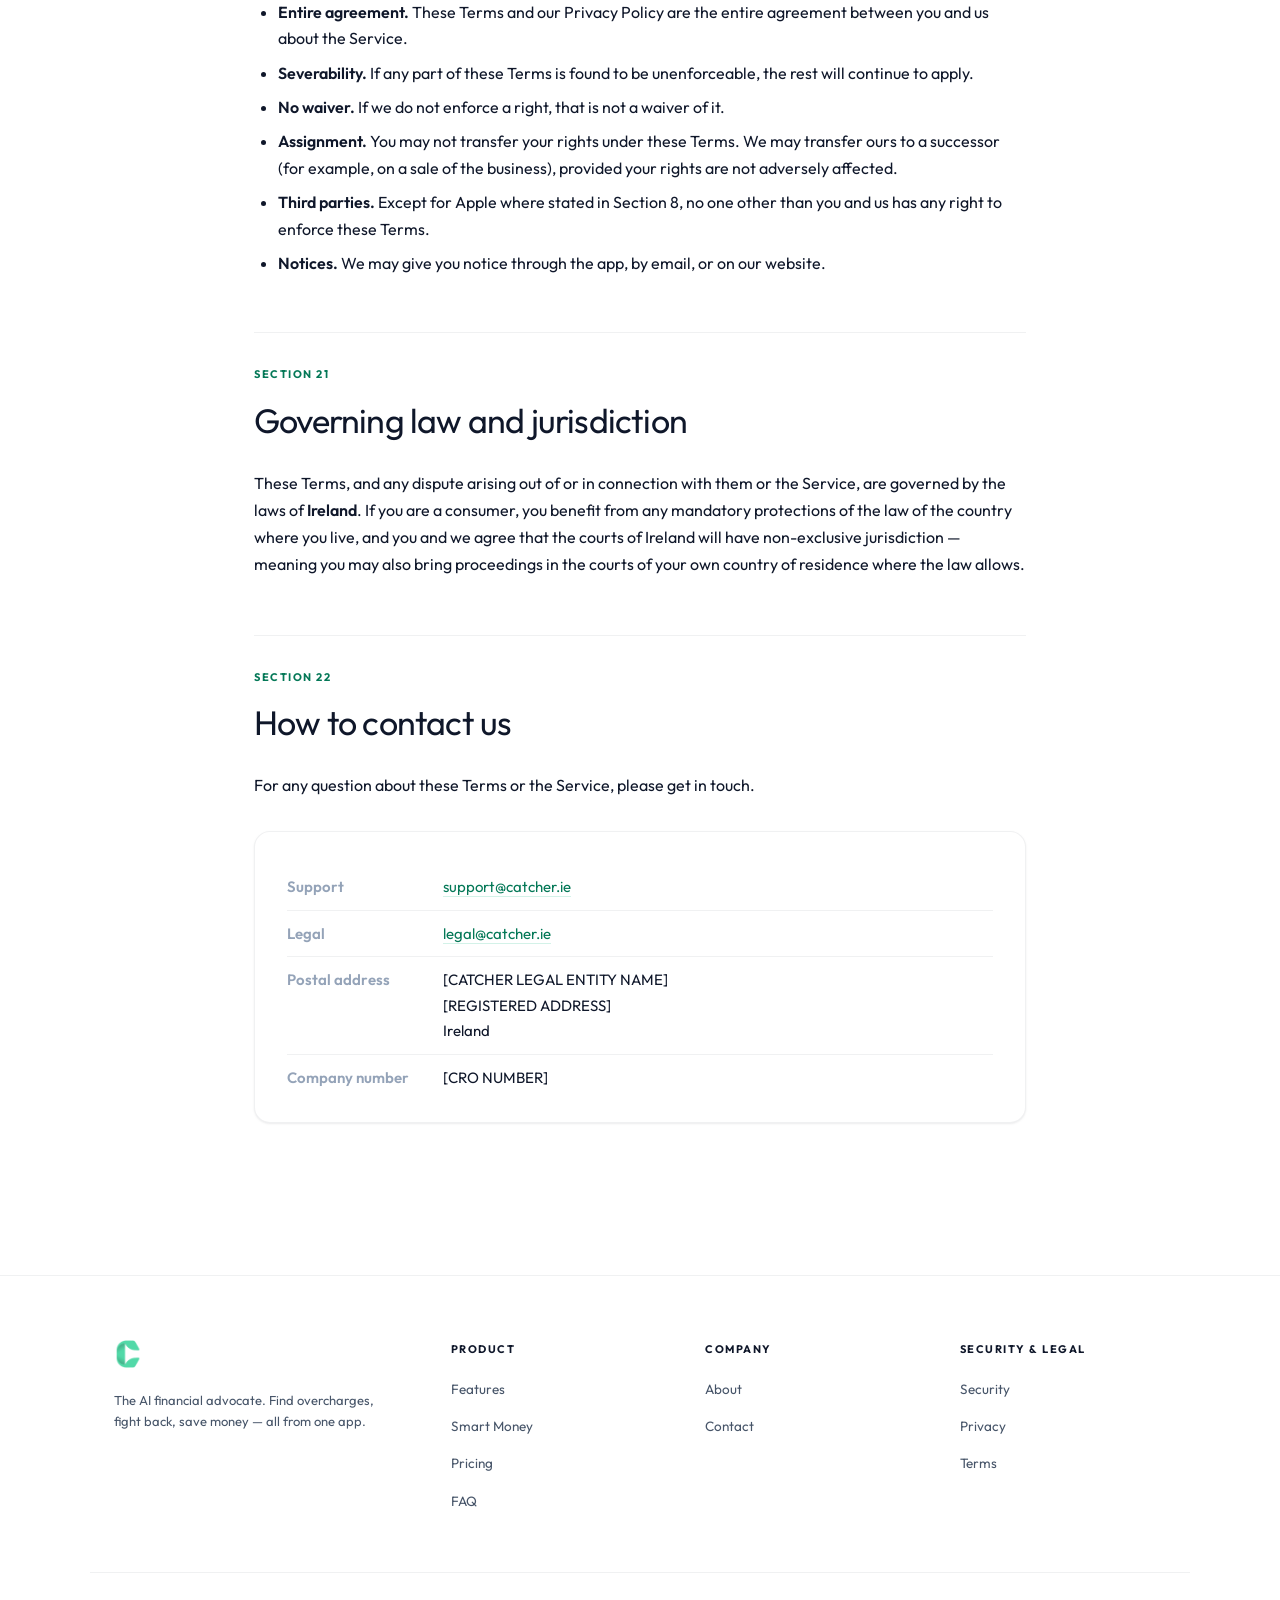
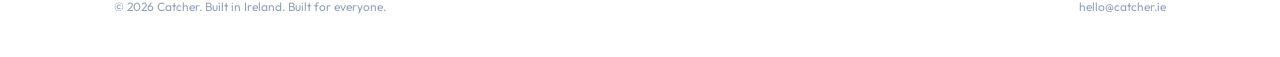
<file: terms.html>
<!DOCTYPE html>
<html lang="en">
<head>
<meta charset="UTF-8">
<meta name="viewport" content="width=device-width, initial-scale=1.0">
<title>Terms of Service — Catcher</title>
<meta name="description" content="The terms that govern your use of Catcher — the AI financial advocacy app. Written for clarity. Updated 2026.">
<meta name="robots" content="index, follow">
<meta property="og:title" content="Terms of Service — Catcher">
<meta property="og:description" content="The terms that govern your use of Catcher.">
<meta property="og:type" content="website">
<meta property="og:url" content="https://catcher.ie/terms">
<meta name="theme-color" content="#10b981">
<link rel="preconnect" href="https://fonts.googleapis.com">
<link href="https://fonts.googleapis.com/css2?family=Outfit:wght@300;400;500;600;700;800&display=swap" rel="stylesheet">
<link rel="stylesheet" href="/styles.css">
<link rel="stylesheet" href="/legal.css">
</head>
<body>

<div class="constellation"><canvas id="constellation"></canvas></div>

<nav>
  <div class="inner">
    <a href="/" class="logo"><img src="/logo.png" alt="Catcher"><span class="logo-text">Catcher</span></a>
    <div class="nav-links">
      <a href="/features" class="nav-link">Features</a>
      <a href="/smart-money" class="nav-link">Smart Money</a>
      <a href="/pricing" class="nav-link">Pricing</a>
      <a href="/faq" class="nav-link">FAQ</a>
      <a href="/about" class="nav-link">About</a>
      <a href="/#waitlist" class="nav-link nav-cta">Join Waitlist</a>
    </div>
  </div>
</nav>

<main class="wrap">

  <header class="doc-header">
    <span class="eyebrow">Legal · Terms</span>
    <h1>Terms of <em>Service</em></h1>
    <p class="subtitle">The agreement between you and Catcher. Please read it carefully — by using Catcher, you accept these terms.</p>
    <div class="meta">
      <div><strong>Effective:</strong> [INSERT DATE]</div>
      <div><strong>Last updated:</strong> [INSERT DATE]</div>
      <div><strong>Version:</strong> 1.0</div>
    </div>
  </header>

  <div class="glance">
    <div class="glance-title">The short version</div>
    <ul>
      <li><strong>What Catcher is.</strong> A tool that scans your bank transactions to find overcharges and helps you draft complaint letters. It is not a bank, lawyer, or financial adviser.</li>
      <li><strong>You're in control.</strong> Nothing is sent on your behalf. You review and approve every letter before it goes anywhere.</li>
      <li><strong>How we get paid.</strong> A success fee — a percentage of money you actually get back, only ever charged on refunds confirmed in your bank account. Pro is an optional monthly subscription.</li>
      <li><strong>No guarantees.</strong> We can't promise any merchant will refund you, or how much. Catcher gives you tools and information, not certainty.</li>
      <li><strong>You must be 18+</strong> and live in Ireland (or another supported country) to use Catcher.</li>
      <li>This summary is for convenience only — the full terms below govern.</li>
    </ul>
  </div>

  <nav class="toc" aria-label="Table of contents">
    <div class="toc-title">Contents</div>
    <ol>
      <li><a href="#about">About these terms and who we are</a></li>
      <li><a href="#eligibility">Eligibility and your account</a></li>
      <li><a href="#what-catcher-is">What Catcher is — and is not</a></li>
      <li><a href="#how-it-works">How the Service works</a></li>
      <li><a href="#open-banking">Connecting your bank (Open Banking)</a></li>
      <li><a href="#letters">Letters and your authorisation</a></li>
      <li><a href="#fees">Fees, success fees and subscriptions</a></li>
      <li><a href="#app-store">App Store and platform terms</a></li>
      <li><a href="#your-responsibilities">Your responsibilities</a></li>
      <li><a href="#acceptable-use">Acceptable use</a></li>
      <li><a href="#intellectual-property">Intellectual property</a></li>
      <li><a href="#third-parties">Third-party services</a></li>
      <li><a href="#disclaimers">Disclaimers</a></li>
      <li><a href="#liability">Limitation of liability</a></li>
      <li><a href="#indemnity">Indemnity</a></li>
      <li><a href="#termination">Suspension and termination</a></li>
      <li><a href="#changes">Changes to the Service and these terms</a></li>
      <li><a href="#consumer-rights">Your consumer rights</a></li>
      <li><a href="#complaints">Complaints</a></li>
      <li><a href="#general">General</a></li>
      <li><a href="#law">Governing law and jurisdiction</a></li>
      <li><a href="#contact">How to contact us</a></li>
    </ol>
  </nav>

  <section id="about">
    <h2><span class="num">Section 01</span>About these terms and who we are</h2>
    <p>These Terms of Service (the "<strong>Terms</strong>") are a legally binding agreement between you ("<strong>you</strong>", "<strong>your</strong>") and <strong>[CATCHER LEGAL ENTITY NAME]</strong> ("<strong>Catcher</strong>", "<strong>we</strong>", "<strong>us</strong>", "<strong>our</strong>"), a company registered in Ireland under company number <strong>[CRO NUMBER]</strong> with its registered office at <strong>[REGISTERED ADDRESS]</strong>.</p>
    <p>They govern your access to and use of the Catcher mobile application, the website at <a href="https://catcher.ie">catcher.ie</a>, and all related features and services (together, the "<strong>Service</strong>").</p>
    <p>By creating an account, connecting a bank account, or otherwise using the Service, you confirm that you have read, understood and agree to be bound by these Terms and by our <a href="/privacy">Privacy Policy</a>, which is incorporated into these Terms by reference. If you do not agree, you must not use the Service.</p>
  </section>

  <section id="eligibility">
    <h2><span class="num">Section 02</span>Eligibility and your account</h2>
    <p>To use Catcher you must:</p>
    <ul>
      <li>Be at least <strong>18 years old</strong>;</li>
      <li>Be a resident of <strong>Ireland</strong> or another country we support at the relevant time;</li>
      <li>Have the legal capacity to enter into a binding contract; and</li>
      <li>Be the genuine holder of, or be authorised to access, any bank account you connect to the Service.</li>
    </ul>
    <p>You are responsible for keeping your login credentials secure and for all activity that takes place under your account. You must notify us immediately at <a href="mailto:security@catcher.ie">security@catcher.ie</a> if you suspect any unauthorised use of your account. You may not transfer your account to anyone else.</p>
    <p>You must provide accurate, current and complete information when you register, and keep it up to date.</p>
  </section>

  <section id="what-catcher-is">
    <h2><span class="num">Section 03</span>What Catcher is — and is not</h2>
    <p>Catcher is a <strong>consumer advocacy and information tool</strong>. It analyses your bank transaction data to identify potential overcharges — such as insurance loyalty penalties, duplicate charges, price increases, unused subscriptions you may wish to review, free-trial conversions and hidden financing costs — and helps you generate correspondence to challenge them.</p>
    <div class="callout legal">
      <strong>Important — what Catcher is not.</strong> Catcher is <strong>not</strong> a bank, building society, payment institution, insurer, law firm, claims management company, or regulated financial adviser. We do <strong>not</strong> provide legal advice, financial advice, investment advice, tax advice, or debt advice. We do not hold your money, move your money, or make payments on your behalf. Nothing in the Service should be relied on as professional advice. If you need advice about your specific circumstances, you should consult a qualified solicitor, financial adviser or other appropriate professional.
    </div>
    <p>The information, suggestions, legal references and draft letters provided by Catcher are <strong>general in nature</strong>, generated with the assistance of automated tools, and may not be accurate or suitable for your particular situation. You are responsible for reviewing everything before you act on it.</p>
  </section>

  <section id="how-it-works">
    <h2><span class="num">Section 04</span>How the Service works</h2>
    <p>In summary, the Service operates as follows:</p>
    <ol class="body-list">
      <li><strong>You connect a bank account</strong> through our regulated Open Banking provider (see Section 5).</li>
      <li><strong>Catcher analyses your transactions</strong> to detect potential overcharges and other findings.</li>
      <li><strong>We present findings to you</strong>, each with an estimated amount and a suggested action. Estimates are not guarantees.</li>
      <li><strong>You choose what to act on.</strong> Where you decide to challenge a charge, Catcher generates a draft complaint or negotiation letter for your review.</li>
      <li><strong>You review, edit and approve</strong> each letter, then send it or instruct us to make it available for sending.</li>
      <li><strong>You track the outcome</strong> in the app. Where a refund is paid into your connected bank account and we can verify it, we record it as a confirmed saving.</li>
    </ol>
    <p>We do not act as your agent or representative in any dispute with a merchant, bank or other organisation. Any correspondence is sent in your own name, on your own behalf.</p>
  </section>

  <section id="open-banking">
    <h2><span class="num">Section 05</span>Connecting your bank (Open Banking)</h2>
    <p>To analyse your transactions, you connect one or more bank accounts using <strong>TrueLayer</strong>, a regulated Account Information Service Provider (AISP). When you connect an account:</p>
    <ul>
      <li>You authenticate directly with your bank. Catcher never sees or stores your online banking password, PIN or security credentials.</li>
      <li>You grant <strong>read-only</strong> access to the accounts you select. Catcher cannot move money, make payments or change your banking details.</li>
      <li>Your consent is governed by TrueLayer's own terms and privacy policy in addition to ours. By connecting an account you also agree to <a href="https://truelayer.com/legal/end-user-terms-of-service/">TrueLayer's Terms of Service</a> and <a href="https://truelayer.com/legal/privacy/">TrueLayer's Privacy Policy</a>.</li>
      <li>Under PSD2, your consent lasts up to <strong>180 days</strong> and must then be renewed. You can withdraw it at any time from within the app, via TrueLayer, or directly with your bank.</li>
    </ul>
    <p>You confirm that you are entitled to connect each account you add and to share its data with us for the purposes described in these Terms and our <a href="/privacy">Privacy Policy</a>.</p>
  </section>

  <section id="letters">
    <h2><span class="num">Section 06</span>Letters and your authorisation</h2>
    <p>Catcher generates draft complaint and negotiation letters using automated tools, including artificial intelligence. These drafts cite consumer-protection principles and reference relevant regulators, but:</p>
    <ul>
      <li>They are <strong>drafts for your consideration</strong>, not legal documents prepared by a lawyer;</li>
      <li>You are solely responsible for reviewing each letter for accuracy and suitability before it is used;</li>
      <li>You decide whether, when and how to send each letter, and to whom; and</li>
      <li>You are responsible for the content of any letter you send, including any factual claims it contains.</li>
    </ul>
    <p>We do not warrant that any letter will achieve a refund, a particular outcome, or any response at all. Sending a complaint does not guarantee that it is well-founded or that the recipient will agree with it.</p>
  </section>

  <section id="fees">
    <h2><span class="num">Section 07</span>Fees, success fees and subscriptions</h2>

    <h3>Free tier and success fees</h3>
    <p>Catcher is free to download and use to discover findings. We charge a <strong>success fee</strong> only when you actually recover money as a result of using the Service, calculated as a percentage of the <strong>verified refund</strong> credited to your connected bank account:</p>
    <div class="tbl-wrap">
    <table>
      <thead>
        <tr><th>Plan</th><th>Success fee</th><th>Charged on</th></tr>
      </thead>
      <tbody>
        <tr><td><strong>Free</strong></td><td>20% of the verified refund</td><td>Each refund we can confirm was credited to your connected account</td></tr>
        <tr><td><strong>Pro</strong></td><td>10% of the verified refund</td><td>Each refund we can confirm was credited to your connected account</td></tr>
      </tbody>
    </table>
    </div>
    <p>A "<strong>verified refund</strong>" means a refund, credit, goodwill payment or saving that we are able to identify and confirm in the transaction data of a connected bank account, and that is reasonably attributable to a claim you pursued using the Service. We do not charge a success fee on amounts we cannot verify, or on findings you do not act on.</p>
    <p>Success fees are collected through our payment processor, <strong>Stripe</strong>, using a payment method you provide. You authorise us to charge the applicable success fee when a verified refund is recorded. Because success fees relate to a real-world service delivered and consumed outside the app, they are processed outside the Apple App Store and Google Play in-app purchasing systems, in accordance with applicable platform rules.</p>

    <h3>Catcher Pro subscription</h3>
    <p>Catcher Pro is an optional paid subscription that reduces your success fee and unlocks additional features, for <strong>€7.99 per month</strong> or <strong>€69.99 per year</strong> (or such price as we display at the time of purchase, inclusive of VAT where applicable).</p>
    <ul>
      <li>Where you purchase Pro through the Apple App Store or Google Play, the subscription is billed through that platform's in-app purchase system and is subject to that platform's terms. The platform — not Catcher — manages billing, renewals and refunds for such purchases.</li>
      <li>Subscriptions renew automatically at the end of each billing period unless cancelled beforehand. You can manage or cancel your subscription in your platform account settings (App Store or Google Play) or, where applicable, in the app.</li>
      <li>We will tell you what Pro includes before you subscribe.</li>
    </ul>

    <h3>Changes to fees</h3>
    <p>We may change our fees from time to time. We will give you reasonable advance notice of any change, and changes will not apply retroactively to refunds already verified. If you do not agree to a change, you may stop using the Service and, where relevant, cancel your subscription.</p>
  </section>

  <section id="app-store">
    <h2><span class="num">Section 08</span>App Store and platform terms</h2>
    <p>If you download the App from the Apple App Store, the following additional terms apply, and you acknowledge that:</p>
    <ul>
      <li>These Terms are between you and Catcher only, <strong>not</strong> with Apple. Apple is not responsible for the App or its content.</li>
      <li>Apple has no obligation to provide any maintenance or support for the App.</li>
      <li>To the maximum extent permitted by law, Apple has no warranty obligation with respect to the App, and any claims relating to failure to conform to a warranty are our responsibility, not Apple's.</li>
      <li>Apple is not responsible for addressing any claims by you or a third party relating to the App, including product liability, regulatory, or intellectual-property claims.</li>
      <li>Apple and its subsidiaries are <strong>third-party beneficiaries</strong> of these Terms and may enforce them against you.</li>
      <li>You confirm you are not located in a country subject to a US Government embargo and are not on any US Government restricted-parties list.</li>
    </ul>
    <p>If you download the App from Google Play, your use is also subject to the Google Play Terms of Service. Where a platform's rules conflict with these Terms in respect of purchases made through that platform, the platform's rules prevail for those purchases.</p>
  </section>

  <section id="your-responsibilities">
    <h2><span class="num">Section 09</span>Your responsibilities</h2>
    <p>When using Catcher, you agree that you will:</p>
    <ul>
      <li>Provide accurate information and only connect accounts you are entitled to access;</li>
      <li>Review every finding and every letter before acting on it;</li>
      <li>Make your own decisions about whether to pursue a claim, and take your own advice where appropriate;</li>
      <li>Deal honestly with any merchant, bank or organisation you contact, and not make false or misleading statements;</li>
      <li>Keep your device and login credentials secure; and</li>
      <li>Comply with all laws that apply to your use of the Service.</li>
    </ul>
  </section>

  <section id="acceptable-use">
    <h2><span class="num">Section 10</span>Acceptable use</h2>
    <p>You must not:</p>
    <ul>
      <li>Use the Service for any unlawful, fraudulent or deceptive purpose, including submitting complaints you know to be false;</li>
      <li>Connect a bank account you are not authorised to access;</li>
      <li>Attempt to gain unauthorised access to the Service, other users' data, or our systems;</li>
      <li>Reverse-engineer, decompile, scrape, or copy any part of the Service except as permitted by law;</li>
      <li>Interfere with or disrupt the Service, or introduce malware or harmful code;</li>
      <li>Resell, sublicense or commercially exploit the Service without our written permission; or</li>
      <li>Use the Service in a way that could damage, disable or impair it, or that breaches these Terms.</li>
    </ul>
    <p>We may investigate and take action — including suspending or terminating your account — if we reasonably believe you have breached this section.</p>
  </section>

  <section id="intellectual-property">
    <h2><span class="num">Section 11</span>Intellectual property</h2>
    <p>The Service, including its software, design, text, graphics, logos and the "Catcher" name and branding, is owned by us or our licensors and is protected by intellectual-property laws. We grant you a limited, non-exclusive, non-transferable, revocable licence to use the Service for your own personal, non-commercial purposes, in accordance with these Terms.</p>
    <p>The letters and other content Catcher generates for you are yours to use for the purpose of pursuing your own claims. You grant us a licence to process the data you provide and the content we generate for you, only as needed to provide and improve the Service and as described in our <a href="/privacy">Privacy Policy</a>.</p>
    <p>If you send us feedback or suggestions, we may use them without any obligation to you.</p>
  </section>

  <section id="third-parties">
    <h2><span class="num">Section 12</span>Third-party services</h2>
    <p>The Service relies on third-party providers, including TrueLayer (Open Banking), Stripe (payments), Anthropic (AI processing) and others described in our <a href="/privacy">Privacy Policy</a>. Your use of those services may be subject to their own terms. We are not responsible for the acts, omissions, content or availability of third parties, and any dealings you have with a merchant or organisation you contact through Catcher are solely between you and them.</p>
  </section>

  <section id="disclaimers">
    <h2><span class="num">Section 13</span>Disclaimers</h2>
    <div class="callout legal">
      <p style="margin-bottom:12px;">To the fullest extent permitted by law, and subject to Section 14 and your statutory consumer rights in Section 18, the Service is provided <strong>"as is"</strong> and <strong>"as available"</strong>, without warranties of any kind, whether express or implied.</p>
      <p style="margin-bottom:0;">In particular, we do not warrant that: (a) any finding is accurate, complete or applicable to your circumstances; (b) any complaint or letter will succeed or produce any refund or response; (c) any estimated saving will be achieved; (d) the Service will be uninterrupted, timely, secure or error-free; or (e) any defect will be corrected. Any reliance you place on the Service is at your own risk.</p>
    </div>
    <p>Estimated amounts shown in the app are indicative only and are not a promise of any sum you will recover. Actual outcomes depend on the merchant, the facts of your case, and matters outside our control.</p>
  </section>

  <section id="liability">
    <h2><span class="num">Section 14</span>Limitation of liability</h2>
    <p>Nothing in these Terms excludes or limits our liability where it would be unlawful to do so. This includes liability for death or personal injury caused by our negligence, for fraud or fraudulent misrepresentation, or for any liability that cannot be excluded or limited under Irish or EU law — <strong>including your mandatory rights as a consumer</strong>.</p>
    <p>Subject to the paragraph above, and to the fullest extent permitted by law:</p>
    <ul>
      <li>We will not be liable for any loss that was not reasonably foreseeable, for loss of profits, revenue, or anticipated savings, or for any indirect or consequential loss;</li>
      <li>We will not be liable for any decision you make, or action you take, based on a finding, estimate or letter provided by the Service;</li>
      <li>We will not be liable for the acts or omissions of any merchant, bank, or third-party provider; and</li>
      <li>Our total aggregate liability to you arising out of or in connection with the Service in any 12-month period will not exceed the greater of (a) the total fees you paid us in that period, or (b) €100.</li>
    </ul>
    <p>This section will survive termination of these Terms.</p>
  </section>

  <section id="indemnity">
    <h2><span class="num">Section 15</span>Indemnity</h2>
    <p>You agree to indemnify and hold us harmless from any claims, losses, liabilities and reasonable costs arising from: (a) your breach of these Terms; (b) your misuse of the Service; (c) any false, misleading or unlawful statement you make in correspondence generated through the Service; or (d) your infringement of any third-party right. This does not apply to the extent a claim arises from our own breach, negligence or wrongdoing, and it does not affect your statutory consumer rights.</p>
  </section>

  <section id="termination">
    <h2><span class="num">Section 16</span>Suspension and termination</h2>
    <p>You may stop using the Service and close your account at any time, using the in-app account-deletion function or by contacting us. Closing your account does not cancel a Pro subscription purchased through an app store — you must cancel that through the relevant platform.</p>
    <p>We may suspend or terminate your access to the Service, with or without notice, if: (a) you breach these Terms; (b) we are required to do so by law or by a regulator; (c) we reasonably suspect fraud or misuse; or (d) we cease to offer the Service. Where reasonable and lawful, we will give you notice.</p>
    <p>On termination, your right to use the Service ends. Sections that by their nature should survive — including Sections 7 (in respect of fees already due), 11, 13, 14, 15, 20 and 21 — will continue to apply. We will handle your data after termination as described in our <a href="/privacy">Privacy Policy</a>.</p>
  </section>

  <section id="changes">
    <h2><span class="num">Section 17</span>Changes to the Service and these terms</h2>
    <p>We may update the Service and these Terms from time to time — for example, to reflect new features, legal or regulatory changes, or improvements. If we make a material change to these Terms, we will give you reasonable notice (for example, in the app or by email) before it takes effect.</p>
    <p>If you continue to use the Service after a change takes effect, you accept the updated Terms. If you do not agree, you should stop using the Service and may close your account.</p>
  </section>

  <section id="consumer-rights">
    <h2><span class="num">Section 18</span>Your consumer rights</h2>
    <p>If you are a consumer, you have legal rights that these Terms do not affect, including under the European Union (Consumer Information, Cancellation and Other Rights) Regulations 2013 and the Consumer Rights Act 2022 (Ireland).</p>
    <p>Because the Service is supplied digitally, you may have a right to cancel within 14 days of entering into the contract. However, by connecting a bank account and asking us to begin analysing your data immediately, you request that we start performing the Service during the cancellation period, and you acknowledge that you may lose the right to cancel once the Service has been fully performed. This does not affect any other statutory right you have.</p>
    <p>You can find independent information about your consumer rights from the Competition and Consumer Protection Commission (CCPC) at <a href="https://www.ccpc.ie">ccpc.ie</a>.</p>
  </section>

  <section id="complaints">
    <h2><span class="num">Section 19</span>Complaints</h2>
    <p>If you are unhappy with the Service, please contact us at <a href="mailto:support@catcher.ie">support@catcher.ie</a> and we will do our best to put things right. If we cannot resolve your complaint, you may be able to use the EU Online Dispute Resolution platform at <a href="https://ec.europa.eu/consumers/odr">ec.europa.eu/consumers/odr</a>, or refer the matter to the CCPC. Complaints about how we handle your personal data can also be made to the Data Protection Commission, as set out in our <a href="/privacy">Privacy Policy</a>.</p>
  </section>

  <section id="general">
    <h2><span class="num">Section 20</span>General</h2>
    <ul>
      <li><strong>Entire agreement.</strong> These Terms and our Privacy Policy are the entire agreement between you and us about the Service.</li>
      <li><strong>Severability.</strong> If any part of these Terms is found to be unenforceable, the rest will continue to apply.</li>
      <li><strong>No waiver.</strong> If we do not enforce a right, that is not a waiver of it.</li>
      <li><strong>Assignment.</strong> You may not transfer your rights under these Terms. We may transfer ours to a successor (for example, on a sale of the business), provided your rights are not adversely affected.</li>
      <li><strong>Third parties.</strong> Except for Apple where stated in Section 8, no one other than you and us has any right to enforce these Terms.</li>
      <li><strong>Notices.</strong> We may give you notice through the app, by email, or on our website.</li>
    </ul>
  </section>

  <section id="law">
    <h2><span class="num">Section 21</span>Governing law and jurisdiction</h2>
    <p>These Terms, and any dispute arising out of or in connection with them or the Service, are governed by the laws of <strong>Ireland</strong>. If you are a consumer, you benefit from any mandatory protections of the law of the country where you live, and you and we agree that the courts of Ireland will have non-exclusive jurisdiction — meaning you may also bring proceedings in the courts of your own country of residence where the law allows.</p>
  </section>

  <section id="contact">
    <h2><span class="num">Section 22</span>How to contact us</h2>
    <p>For any question about these Terms or the Service, please get in touch.</p>
    <div class="contact-card">
      <div class="contact-row"><div class="contact-label">Support</div><div class="contact-value"><a href="mailto:support@catcher.ie">support@catcher.ie</a></div></div>
      <div class="contact-row"><div class="contact-label">Legal</div><div class="contact-value"><a href="mailto:legal@catcher.ie">legal@catcher.ie</a></div></div>
      <div class="contact-row"><div class="contact-label">Postal address</div><div class="contact-value">[CATCHER LEGAL ENTITY NAME]<br>[REGISTERED ADDRESS]<br>Ireland</div></div>
      <div class="contact-row"><div class="contact-label">Company number</div><div class="contact-value">[CRO NUMBER]</div></div>
    </div>
  </section>

</main>

<footer>
  <div class="footer-grid">
    <div class="footer-brand">
      <img src="/logo.png" alt="Catcher">
      <p>The AI financial advocate. Find overcharges, fight back, save money — all from one app.</p>
    </div>
    <div class="footer-col">
      <h5>Product</h5>
      <ul>
        <li><a href="/features">Features</a></li>
        <li><a href="/smart-money">Smart Money</a></li>
        <li><a href="/pricing">Pricing</a></li>
        <li><a href="/faq">FAQ</a></li>
      </ul>
    </div>
    <div class="footer-col">
      <h5>Company</h5>
      <ul>
        <li><a href="/about">About</a></li>
        <li><a href="mailto:hello@catcher.ie">Contact</a></li>
      </ul>
    </div>
    <div class="footer-col">
      <h5>Security &amp; Legal</h5>
      <ul>
        <li><a href="/security">Security</a></li>
        <li><a href="/privacy">Privacy</a></li>
        <li><a href="/terms">Terms</a></li>
      </ul>
    </div>
  </div>
  <div class="footer-bottom">
    <div>© 2026 Catcher. Built in Ireland. Built for everyone.</div>
    <div>hello@catcher.ie</div>
  </div>
</footer>

<script src="/scripts.js"></script>
</body>
</html>
</file>
<file: styles.css>
:root {
  --bg: #ffffff;
  --bg-soft: #f8fafc;
  --bg-section: #fafbfc;
  --bg-card: #ffffff;
  --green: #10b981;
  --green-bright: #34d399;
  --green-deep: #047857;
  --green-soft: rgba(16, 185, 129, 0.05);
  --green-border: rgba(16, 185, 129, 0.18);
  --accent: #3b82f6;
  --accent-glow: rgba(59, 130, 246, 0.08);
  --orange: #f97316;
  --red: #ef4444;
  --pink: #ec4899;
  --purple: #a855f7;
  --text: #0f172a;
  --text-mid: #475569;
  --text-dim: #94a3b8;
  --border: rgba(15, 23, 42, 0.06);
  --border-strong: rgba(15, 23, 42, 0.1);
  --shadow-sm: 0 1px 2px rgba(15,23,42,0.04), 0 1px 3px rgba(15,23,42,0.05);
  --shadow-md: 0 4px 8px rgba(15,23,42,0.04), 0 10px 24px rgba(15,23,42,0.06);
  /* Unified to one family across the brand. Outfit carries body, display,
     and numbers via weight hierarchy alone. The legacy `--serif` variable
     is removed — `--sans` is the single source of truth. */
  --sans: 'Outfit', -apple-system, sans-serif;
}
* { margin: 0; padding: 0; box-sizing: border-box; }
html { scroll-behavior: smooth; }
body { background: var(--bg); color: var(--text); font-family: var(--sans); line-height: 1.6; overflow-x: hidden; -webkit-font-smoothing: antialiased; }

.constellation { position: fixed; top: 0; left: 0; width: 100%; height: 100%; pointer-events: none; z-index: 0; opacity: 0.55; }
.constellation canvas { width: 100%; height: 100%; }

.container { max-width: 1100px; margin: 0 auto; padding: 0 24px; position: relative; z-index: 1; }
section { padding: 100px 0; position: relative; }

nav { position: fixed; top: 0; left: 0; right: 0; z-index: 100; padding: 14px 24px; background: rgba(255,255,255,0.85); backdrop-filter: blur(20px); -webkit-backdrop-filter: blur(20px); border-bottom: 1px solid var(--border); }
nav .inner { max-width: 1100px; margin: 0 auto; display: flex; align-items: center; justify-content: space-between; }
.logo { display: flex; align-items: center; gap: 10px; text-decoration: none; }
.logo img { height: 30px; width: auto; }
.logo-text { font-family: var(--sans); font-size: 22px; font-weight: 400; color: var(--text); letter-spacing: -0.5px; line-height: 1; margin-bottom: -2px; }
nav a.nav-link { color: var(--text-mid); text-decoration: none; font-size: 14px; font-weight: 500; transition: color 0.2s; }
nav a.nav-link:hover { color: var(--text); }
nav a.nav-link.active { color: var(--green-deep); }
.nav-links { display: flex; gap: 28px; align-items: center; }
.nav-cta { background: var(--green); color: #fff !important; padding: 9px 20px; border-radius: 10px; font-weight: 600; font-size: 13px !important; transition: transform 0.2s, background 0.2s, box-shadow 0.2s; }
.nav-cta:hover { transform: translateY(-1px); background: var(--green-deep); box-shadow: 0 6px 18px rgba(16,185,129,0.25); }

/* Hero — animated phone-frame rotates through 4 screens (home → savings →
   cancellation → smart money) so visitors SEE Catcher before they read
   about it. Text + waitlist form sit beside the phone on desktop, stack
   below on mobile. */
.hero { padding: 130px 0 100px; background: linear-gradient(180deg, #047857 0%, #059669 22%, #10b981 45%, #6ee7b7 68%, rgba(255,255,255,0.7) 86%, #ffffff 100%); position: relative; overflow: hidden; }
.hero::before { content: ''; position: absolute; inset: 0; background: radial-gradient(ellipse 800px 400px at 50% 0%, rgba(4,78,59,0.35), transparent 70%), radial-gradient(ellipse 400px 300px at 80% 10%, rgba(255,255,255,0.18), transparent 60%); pointer-events: none; }
.hero > * { position: relative; z-index: 1; }
.hero-grid { display: grid; grid-template-columns: 1fr 380px; gap: 64px; align-items: center; max-width: 1100px; margin: 0 auto; padding: 0 24px; }
.hero-text { text-align: left; }
.hero-logo { height: 44px; width: auto; margin-bottom: 22px; filter: drop-shadow(0 4px 12px rgba(0,0,0,0.08)); }
.hero-badge { display: inline-flex; align-items: center; gap: 8px; padding: 7px 16px; border-radius: 100px; background: rgba(255,255,255,0.25); backdrop-filter: blur(12px); -webkit-backdrop-filter: blur(12px); border: 1px solid rgba(255,255,255,0.4); font-size: 12px; font-weight: 600; color: #fff; letter-spacing: 0.5px; text-transform: uppercase; margin-bottom: 24px; box-shadow: 0 4px 12px rgba(0,0,0,0.05); }
.hero-badge .dot { width: 6px; height: 6px; border-radius: 50%; background: #fff; box-shadow: 0 0 8px rgba(255,255,255,0.8); animation: pulse-dot 2s ease-in-out infinite; }
@keyframes pulse-dot { 0%,100% { opacity: 1; } 50% { opacity: 0.45; } }
.hero h1 { font-family: var(--sans); font-size: clamp(36px, 5vw, 60px); line-height: 1.05; letter-spacing: -1.8px; color: #fff; margin-bottom: 20px; text-shadow: 0 2px 20px rgba(6,78,59,0.12); }
/* Em emphasis on hero h1 — Outfit doesn't ship in italic via our load,
   so the differentiator is now the underline pseudo-element only. Keeps
   the underline highlight visual without faking italic (which Outfit
   does poorly via browser-synthesised slant). */
.hero h1 em { font-style: normal; color: #fff; position: relative; display: inline-block; }
.hero h1 em::after { content: ''; position: absolute; bottom: -2px; left: 0; right: 0; height: 3px; background: rgba(255,255,255,0.5); border-radius: 2px; }
.hero-sub { font-size: 17px; color: rgba(255,255,255,0.92); max-width: 520px; margin: 0 0 32px; line-height: 1.6; }
.hero-form { display: flex; gap: 10px; max-width: 460px; margin: 0 0 14px; padding: 6px; background: rgba(255,255,255,0.5); border-radius: 14px; border: 1px solid rgba(255,255,255,0.6); backdrop-filter: blur(12px); -webkit-backdrop-filter: blur(12px); box-shadow: 0 8px 32px rgba(6,78,59,0.12); }
.hero-form input { flex: 1; padding: 13px 18px; border-radius: 10px; border: none; background: #fff; color: var(--text); font-family: var(--sans); font-size: 15px; outline: none; transition: box-shadow 0.2s; min-width: 0; }
.hero-form input::placeholder { color: var(--text-dim); }
.hero-form input:focus { box-shadow: 0 0 0 2px rgba(16,185,129,0.25); }
.hero-form button { padding: 13px 22px; border-radius: 10px; border: none; background: var(--green-deep); color: #fff; font-family: var(--sans); font-size: 14px; font-weight: 600; cursor: pointer; white-space: nowrap; transition: transform 0.15s, background 0.2s, box-shadow 0.2s; }
.hero-form button:hover { transform: translateY(-1px); background: #064e3b; box-shadow: 0 6px 16px rgba(4,78,59,0.3); }
.hero-form button:disabled { opacity: 0.85; cursor: not-allowed; }
.form-consent { font-size: 11px; color: rgba(255,255,255,0.85); max-width: 460px; margin: 0 0 22px; line-height: 1.5; }
.form-consent a { color: #fff; text-decoration: underline; font-weight: 500; }
.trust-line { font-size: 12px; color: rgba(255,255,255,0.85); display: flex; align-items: center; gap: 18px; flex-wrap: wrap; font-weight: 500; }
.trust-line span { display: flex; align-items: center; gap: 6px; }
.trust-line svg { width: 14px; height: 14px; }

/* Hero phone stack — 4 absolutely-positioned screenshots fading between
   each other in a 16s loop (4s per screen). Same .phone-frame style is
   reused in Smart Money + Pricing sections so the visual vocabulary is
   consistent. */
/* iPhone-style device frame: thin dark bezel ring around the screenshot,
   multi-layer shadow (contact + mid + brand ambient) to ground the device
   in the layout. Bezel is created by giving the frame a dark background
   and inset-ing the screenshot 8px inside it. */
.phone-frame { position: relative; width: 100%; max-width: 320px; aspect-ratio: 9 / 19.5; margin: 0 auto; border-radius: 48px; overflow: hidden; background: #0f1115; box-shadow: 0 2px 4px rgba(15,23,42,0.04), 0 12px 28px rgba(15,23,42,0.10), 0 32px 64px rgba(15,23,42,0.14), 0 50px 100px rgba(16,185,129,0.10); transform: rotate(-2deg); }
.phone-frame img { position: absolute; inset: 8px; width: calc(100% - 16px); height: calc(100% - 16px); border-radius: 40px; object-fit: cover; }
.hero-phone-stack { position: relative; }
.hero-phone-stack img { animation: phone-rotate 16s ease-in-out infinite; opacity: 0; }
.hero-phone-stack img:nth-child(1) { animation-delay: 0s; }
.hero-phone-stack img:nth-child(2) { animation-delay: 4s; }
.hero-phone-stack img:nth-child(3) { animation-delay: 8s; }
.hero-phone-stack img:nth-child(4) { animation-delay: 12s; }
@keyframes phone-rotate {
  0%   { opacity: 0; }
  3%   { opacity: 1; }
  22%  { opacity: 1; }
  25%  { opacity: 0; }
  100% { opacity: 0; }
}

@media (max-width: 880px) {
  .hero { padding: 110px 0 80px; }
  .hero-grid { grid-template-columns: 1fr; gap: 48px; text-align: center; }
  .hero-text { text-align: center; }
  .hero h1 { font-size: clamp(34px, 8vw, 46px); }
  .hero-sub, .hero-form, .form-consent { margin-left: auto; margin-right: auto; }
  .trust-line { justify-content: center; }
  .phone-frame { max-width: 280px; transform: none; }
}

.section-label { font-size: 11px; letter-spacing: 3px; text-transform: uppercase; color: var(--green); font-weight: 700; margin-bottom: 14px; }
.section-title { font-family: var(--sans); font-size: clamp(32px, 4vw, 52px); letter-spacing: -1.5px; line-height: 1.1; margin-bottom: 16px; color: var(--text); }
.section-sub { font-size: 16px; color: var(--text-mid); max-width: 560px; line-height: 1.65; }
.section-head { text-align: center; }
.section-head .section-sub { margin: 0 auto; }

.steps { display: grid; grid-template-columns: repeat(3, 1fr); gap: 20px; margin-top: 56px; }
.step { padding: 36px 28px; border-radius: 20px; background: var(--bg-card); border: 1px solid var(--border); position: relative; overflow: hidden; box-shadow: var(--shadow-sm); transition: transform 0.3s, box-shadow 0.3s, border-color 0.3s; }
.step:hover { transform: translateY(-4px); box-shadow: var(--shadow-md); border-color: var(--green-border); }
.step-num { font-family: var(--sans); font-size: 72px; font-weight: 800; color: rgba(16,185,129,0.08); position: absolute; top: -10px; right: 18px; line-height: 1; }
.step-icon { width: 52px; height: 52px; border-radius: 14px; display: flex; align-items: center; justify-content: center; margin-bottom: 22px; font-size: 24px; }
.step h3 { font-size: 19px; font-weight: 600; margin-bottom: 10px; color: var(--text); }
.step p { font-size: 14px; color: var(--text-mid); line-height: 1.7; }

.showcase-section { padding: 120px 0; background: var(--bg-section); }
.showcase-intro { text-align: center; margin-bottom: 80px; }
.showcase-row { display: grid; grid-template-columns: 1fr 1fr; gap: 80px; align-items: center; margin-bottom: 120px; }
.showcase-row:last-child { margin-bottom: 0; }
.showcase-row.reverse .showcase-phone { order: 2; }
.showcase-row.reverse .showcase-text { order: 1; }
.showcase-text .showcase-tag { display: inline-block; padding: 5px 13px; border-radius: 100px; background: var(--green-soft); border: 1px solid var(--green-border); color: var(--green-deep); font-size: 11px; font-weight: 600; letter-spacing: 1.2px; text-transform: uppercase; margin-bottom: 22px; }
.showcase-text h3 { font-family: var(--sans); font-size: clamp(30px, 3.4vw, 42px); line-height: 1.08; letter-spacing: -1.2px; margin-bottom: 20px; color: var(--text); }
/* Em emphasis on display headings — weight contrast + colour shift replaces
   the old serif-italic treatment. Outfit doesn't ship italic via our load,
   and faux-italic at display size looks cheap. Same pattern below on
   .final-cta h2 em and .page-hero h1 em. */
.showcase-text h3 em { font-style: normal; font-weight: 800; color: var(--green-deep); }
.showcase-text p { font-size: 16px; color: var(--text-mid); line-height: 1.7; margin-bottom: 18px; }
.showcase-text .showcase-detail { font-size: 14px; color: var(--text-dim); padding-left: 16px; border-left: 3px solid var(--green); line-height: 1.6; margin-bottom: 0; }
/* Same bezel treatment for in-flow screenshots in the showcase rows.
   The IMG sits inside in normal flow with its own border-radius — the
   dark frame background creates the 8px bezel ring around it. */
.showcase-phone { position: relative; max-width: 320px; margin: 0 auto; border-radius: 48px; padding: 8px; background: #0f1115; box-shadow: 0 2px 4px rgba(15,23,42,0.04), 0 12px 28px rgba(15,23,42,0.10), 0 32px 64px rgba(15,23,42,0.14), 0 50px 100px rgba(16,185,129,0.06); transition: transform 0.4s ease, box-shadow 0.4s ease; }
.showcase-phone:hover { transform: translateY(-8px); box-shadow: 0 4px 8px rgba(15,23,42,0.06), 0 20px 40px rgba(15,23,42,0.12), 0 40px 80px rgba(15,23,42,0.16), 0 60px 120px rgba(16,185,129,0.12); }
.showcase-phone img { width: 100%; height: auto; display: block; border-radius: 40px; }

.features-grid { display: grid; grid-template-columns: repeat(2, 1fr); gap: 20px; margin-top: 56px; }
.feature-card { padding: 30px; border-radius: 20px; background: var(--bg-card); border: 1px solid var(--border); box-shadow: var(--shadow-sm); transition: transform 0.3s, box-shadow 0.3s, border-color 0.3s; }
.feature-card:hover { transform: translateY(-3px); box-shadow: var(--shadow-md); border-color: var(--border-strong); }
.feature-header { display: flex; align-items: center; gap: 14px; margin-bottom: 16px; }
.feature-icon { width: 44px; height: 44px; border-radius: 12px; display: flex; align-items: center; justify-content: center; font-size: 19px; flex-shrink: 0; }
.feature-tag { font-size: 10px; font-weight: 700; letter-spacing: 0.6px; text-transform: uppercase; padding: 4px 10px; border-radius: 6px; }
.feature-card h4 { font-size: 17px; font-weight: 600; margin-bottom: 8px; color: var(--text); }
.feature-card p { font-size: 13.5px; color: var(--text-mid); line-height: 1.65; }
.feature-example { margin-top: 16px; padding: 13px 16px; border-radius: 12px; background: var(--green-soft); border-left: 3px solid var(--green); font-size: 12.5px; color: var(--text-mid); line-height: 1.6; }

.smart-section { background: var(--bg-section); }
.smart-layout { display: grid; grid-template-columns: 320px 1fr; gap: 60px; align-items: center; margin-top: 56px; }
.smart-grid { display: grid; grid-template-columns: repeat(2, 1fr); gap: 16px; }
.smart-card { padding: 24px 22px; border-radius: 16px; background: var(--bg-card); border: 1px solid var(--border); box-shadow: var(--shadow-sm); transition: transform 0.3s, box-shadow 0.3s; }
.smart-card:hover { transform: translateY(-3px); box-shadow: var(--shadow-md); }
.smart-icon-wrap { width: 44px; height: 44px; border-radius: 12px; display: inline-flex; align-items: center; justify-content: center; background: var(--green-soft); margin-bottom: 14px; font-size: 22px; }
.smart-card h4 { font-size: 15px; font-weight: 600; margin-bottom: 6px; color: var(--text); }
.smart-card p { font-size: 13px; color: var(--text-mid); line-height: 1.6; }
.smart-phone { transform: rotate(2deg); }

.smart-gallery { margin-top: 80px; display: grid; grid-template-columns: repeat(4, 1fr); gap: 28px; }
.smart-gallery-item { display: flex; flex-direction: column; align-items: center; text-align: center; }
.smart-gallery-item .showcase-phone { max-width: 220px; transform: none; margin-bottom: 18px; }
.smart-gallery-item h5 { font-size: 14px; font-weight: 600; color: var(--text); margin-bottom: 6px; }
.smart-gallery-item p { font-size: 12.5px; color: var(--text-mid); line-height: 1.55; }
.smart-gallery-heading { text-align: center; margin-top: 80px; }
.smart-gallery-heading h3 { font-size: 24px; font-weight: 600; color: var(--text); margin-bottom: 8px; letter-spacing: -0.02em; }
.smart-gallery-heading p { font-size: 15px; color: var(--text-mid); }
@media (max-width: 900px) {
  .smart-gallery { grid-template-columns: repeat(2, 1fr); gap: 24px; margin-top: 56px; }
}
@media (max-width: 540px) {
  .smart-gallery { grid-template-columns: 1fr; gap: 32px; }
  .smart-gallery-item .showcase-phone { max-width: 240px; }
}
@media (max-width: 880px) {
  .smart-layout { grid-template-columns: 1fr; gap: 40px; }
  .smart-phone { max-width: 260px; transform: none; }
}

.model-section { text-align: center; background: var(--bg); }
.model-layout { display: grid; grid-template-columns: 1fr 300px; gap: 48px; align-items: center; max-width: 980px; margin: 56px auto 0; }
.model-cards { display: grid; grid-template-columns: repeat(2, 1fr); gap: 20px; }
.model-card { padding: 32px 26px; border-radius: 22px; text-align: left; transition: transform 0.3s, box-shadow 0.3s; position: relative; }
.model-card.free { background: var(--bg-card); border: 1px solid var(--border); box-shadow: var(--shadow-sm); }
.model-card.free:hover { transform: translateY(-3px); box-shadow: var(--shadow-md); }
.model-card.pro { background: linear-gradient(160deg, #ffffff, #f0fdf4); border: 1.5px solid var(--green-border); box-shadow: 0 8px 24px rgba(16,185,129,0.1), 0 24px 48px rgba(16,185,129,0.08); }
.pro-phone { transform: rotate(-2deg); }
@media (max-width: 880px) {
  .model-layout { grid-template-columns: 1fr; gap: 40px; }
  .model-cards { grid-template-columns: 1fr; }
  .pro-phone { max-width: 260px; transform: none; }
}
.model-card.pro:hover { transform: translateY(-4px); box-shadow: 0 16px 32px rgba(16,185,129,0.15), 0 32px 56px rgba(16,185,129,0.1); }
.pro-badge { position: absolute; top: -12px; right: 24px; background: var(--green); color: #fff; padding: 5px 14px; border-radius: 100px; font-size: 11px; font-weight: 700; letter-spacing: 0.5px; text-transform: uppercase; box-shadow: 0 4px 12px rgba(16,185,129,0.3); }
.model-card h3 { font-size: 22px; font-weight: 600; margin-bottom: 4px; color: var(--text); }
.model-tagline { font-size: 13px; color: var(--text-dim); margin-bottom: 24px; }
.model-price { font-family: var(--sans); font-size: 52px; color: var(--text); margin: 0; letter-spacing: -2px; line-height: 1; }
.price-unit { font-family: var(--sans); font-size: 16px; color: var(--text-dim); font-weight: 400; margin-left: 4px; }
.model-price-sub { font-size: 13px; color: var(--text-dim); margin-top: 6px; margin-bottom: 4px; }
.model-price-alt { font-size: 12px; color: var(--green-deep); margin-bottom: 28px; font-weight: 500; min-height: 18px; }
.model-features { list-style: none; }
.model-features li { padding: 11px 0; font-size: 14px; color: var(--text-mid); display: flex; align-items: flex-start; gap: 10px; border-bottom: 1px solid var(--border); line-height: 1.5; }
.model-features li:last-child { border: none; padding-bottom: 0; }
.model-features li strong { color: var(--text); font-weight: 600; }
.check { color: var(--green); font-weight: bold; flex-shrink: 0; width: 18px; height: 18px; border-radius: 50%; background: var(--green-soft); display: inline-flex; align-items: center; justify-content: center; font-size: 11px; margin-top: 2px; }

.security-section { background: var(--bg-section); }
.security-grid { display: grid; grid-template-columns: repeat(4, 1fr); gap: 20px; margin-top: 56px; }
.sec-item { padding: 30px 22px; border-radius: 20px; text-align: center; background: var(--bg-card); border: 1px solid var(--border); box-shadow: var(--shadow-sm); }
.sec-icon-wrap { width: 52px; height: 52px; border-radius: 14px; display: inline-flex; align-items: center; justify-content: center; background: var(--green-soft); margin-bottom: 16px; font-size: 24px; }
.sec-item h4 { font-size: 14px; font-weight: 600; margin-bottom: 6px; color: var(--text); }
.sec-item p { font-size: 12.5px; color: var(--text-mid); line-height: 1.65; }
.privacy-detail-card { padding: 32px; border-radius: 20px; background: var(--bg-card); border: 1px solid var(--border); box-shadow: var(--shadow-sm); margin-top: 24px; }
.privacy-detail-card h4 { font-size: 13px; letter-spacing: 1px; text-transform: uppercase; margin-bottom: 18px; color: var(--green-deep); }
.privacy-detail-card.accent h4 { color: #0284c7; }
.privacy-detail-card p { font-size: 14px; color: var(--text-mid); line-height: 1.8; }
.privacy-detail-card p strong { color: var(--text); font-weight: 600; }

.faq-section { background: var(--bg); }
.faq-list { max-width: 720px; margin: 56px auto 0; }
.faq-item { border: 1px solid var(--border); cursor: pointer; border-radius: 14px; margin-bottom: 12px; background: var(--bg-card); transition: border-color 0.2s, box-shadow 0.2s; }
.faq-item:hover { border-color: var(--border-strong); }
.faq-item.open { border-color: var(--green-border); box-shadow: 0 4px 16px rgba(16,185,129,0.06); }
.faq-q { padding: 20px 24px; font-size: 16px; font-weight: 500; display: flex; justify-content: space-between; align-items: center; color: var(--text); }
.faq-q .arrow { color: var(--green); transition: transform 0.3s; font-size: 18px; }
.faq-item.open .arrow { transform: rotate(180deg); }
.faq-a { max-height: 0; overflow: hidden; transition: max-height 0.4s ease; font-size: 14px; color: var(--text-mid); line-height: 1.7; }
.faq-item.open .faq-a { max-height: 600px; }
.faq-a-inner { padding: 0 24px 22px; }

.final-cta { text-align: center; padding: 140px 0; background: radial-gradient(ellipse 700px 400px at 50% 50%, rgba(16,185,129,0.1), transparent 70%), linear-gradient(180deg, #ffffff 0%, #f0fdf4 100%); }
.final-cta h2 { font-family: var(--sans); font-size: clamp(36px, 5vw, 60px); letter-spacing: -2px; margin-bottom: 18px; color: var(--text); line-height: 1.05; }
.final-cta h2 em { font-style: normal; font-weight: 800; color: var(--green-deep); }
.final-cta p { font-size: 16px; color: var(--text-mid); margin-bottom: 36px; }
.final-cta .hero-form { background: rgba(255,255,255,0.9); border-color: var(--border); box-shadow: var(--shadow-md); }
.final-cta .hero-form input { background: var(--bg-soft); }
.final-cta .form-consent { color: var(--text-dim); }
.final-cta .form-consent a { color: var(--text-mid); }

/* Footer — multi-column on desktop with Product / Company / Security &
   Legal sections; collapses to single column on mobile. */
footer { padding: 64px 0 40px; border-top: 1px solid var(--border); background: var(--bg); }
.footer-grid { display: grid; grid-template-columns: 1.4fr 1fr 1fr 1fr; gap: 48px; max-width: 1100px; margin: 0 auto; padding: 0 24px; }
.footer-brand img { height: 28px; width: auto; margin-bottom: 14px; opacity: 0.85; }
.footer-brand p { font-size: 13px; color: var(--text-mid); line-height: 1.6; max-width: 280px; }
.footer-col h5 { font-size: 11px; font-weight: 700; letter-spacing: 1.5px; text-transform: uppercase; color: var(--text); margin-bottom: 16px; }
.footer-col ul { list-style: none; }
.footer-col li { margin-bottom: 10px; }
.footer-col a { color: var(--text-mid); text-decoration: none; font-size: 13.5px; transition: color 0.2s; }
.footer-col a:hover { color: var(--green-deep); }
.footer-bottom { max-width: 1100px; margin: 48px auto 0; padding: 24px 24px 0; border-top: 1px solid var(--border); font-size: 12px; color: var(--text-dim); display: flex; justify-content: space-between; align-items: center; flex-wrap: wrap; gap: 16px; }
.footer-bottom .copyright { line-height: 1.6; }
.footer-legal { font-size: 11px; color: var(--text-dim); margin-top: 18px; line-height: 1.7; max-width: 1100px; margin-left: auto; margin-right: auto; padding: 0 24px; text-align: center; }
@media (max-width: 880px) {
  .footer-grid { grid-template-columns: 1fr 1fr; gap: 36px; }
}
@media (max-width: 540px) {
  .footer-grid { grid-template-columns: 1fr; }
  .footer-bottom { flex-direction: column; text-align: center; }
}

.cookie-banner { position: fixed; bottom: 20px; left: 20px; right: 20px; max-width: 600px; margin: 0 auto; background: #fff; border: 1px solid var(--border); border-radius: 18px; padding: 20px 24px; display: flex; align-items: center; gap: 16px; flex-wrap: wrap; z-index: 200; box-shadow: 0 16px 48px rgba(15,23,42,0.12); }
.cookie-banner p { font-size: 13px; color: var(--text-mid); flex: 1; min-width: 240px; line-height: 1.6; }
.cookie-banner a { color: var(--green-deep); text-decoration: underline; font-weight: 500; }
.cookie-buttons { display: flex; gap: 8px; }
.cookie-btn { padding: 9px 18px; border-radius: 10px; border: none; font-family: var(--sans); font-size: 13px; font-weight: 600; cursor: pointer; transition: background 0.2s; }
.cookie-btn.accept { background: var(--green); color: #fff; }
.cookie-btn.accept:hover { background: var(--green-deep); }
.cookie-btn.decline { background: transparent; color: var(--text-mid); border: 1px solid var(--border-strong); }
.cookie-btn.decline:hover { background: var(--bg-soft); }
.cookie-banner.hidden { display: none; }

/* Page hero — used by sub-pages (features, smart-money, pricing, etc.)
   for a compact intro band without the full marketing hero treatment. */
.page-hero { padding: 130px 0 70px; background: linear-gradient(180deg, #047857 0%, #10b981 60%, rgba(255,255,255,0.8) 100%); position: relative; overflow: hidden; text-align: center; color: #fff; }
.page-hero::before { content: ''; position: absolute; inset: 0; background: radial-gradient(ellipse 800px 300px at 50% 0%, rgba(4,78,59,0.4), transparent 70%); pointer-events: none; }
.page-hero .container { position: relative; z-index: 1; }
.page-hero .page-label { font-size: 11px; letter-spacing: 3px; text-transform: uppercase; color: rgba(255,255,255,0.85); font-weight: 700; margin-bottom: 14px; }
.page-hero h1 { font-family: var(--sans); font-size: clamp(38px, 5vw, 56px); line-height: 1.05; letter-spacing: -1.8px; color: #fff; margin-bottom: 18px; text-shadow: 0 2px 20px rgba(6,78,59,0.12); }
.page-hero h1 em { font-style: normal; font-weight: 800; color: #fff; }
.page-hero p { font-size: 17px; color: rgba(255,255,255,0.92); max-width: 620px; margin: 0 auto; line-height: 1.6; }

/* About-page specific blocks. */
.about-prose { max-width: 720px; margin: 0 auto; }
.about-prose p { font-size: 17px; line-height: 1.7; color: var(--text-mid); margin-bottom: 22px; }
.about-prose p strong { color: var(--text); font-weight: 600; }
.about-prose blockquote { font-family: var(--sans); font-size: clamp(22px, 2.6vw, 30px); font-weight: 500; line-height: 1.35; letter-spacing: -0.5px; color: var(--text); border-left: 3px solid var(--green); padding: 4px 0 4px 28px; margin: 40px 0; }
.about-pillars { display: grid; grid-template-columns: repeat(2, 1fr); gap: 24px; margin-top: 56px; }
.about-pillar { padding: 32px; border-radius: 20px; background: var(--bg-card); border: 1px solid var(--border); box-shadow: var(--shadow-sm); }
.about-pillar .pillar-icon { width: 48px; height: 48px; border-radius: 12px; background: var(--green-soft); color: var(--green-deep); display: inline-flex; align-items: center; justify-content: center; font-size: 22px; margin-bottom: 18px; }
.about-pillar h3 { font-size: 19px; font-weight: 600; margin-bottom: 10px; color: var(--text); }
.about-pillar p { font-size: 14px; color: var(--text-mid); line-height: 1.7; }
@media (max-width: 720px) {
  .about-pillars { grid-template-columns: 1fr; }
}

@media (max-width: 768px) {
  .steps, .smart-grid { grid-template-columns: 1fr; }
  .features-grid { grid-template-columns: 1fr; }
  .model-cards { grid-template-columns: 1fr; max-width: 420px; }
  .security-grid { grid-template-columns: repeat(2, 1fr); }
  .hero-form { flex-direction: column; padding: 8px; }
  .hero-form input, .hero-form button { width: 100%; }
  .nav-links .nav-link:not(.nav-cta) { display: none; }
  section { padding: 72px 0; }
  .hero { padding: 140px 0 80px; }
  .page-hero { padding: 110px 0 56px; }
  .showcase-section { padding: 80px 0; }
  .showcase-row { grid-template-columns: 1fr; gap: 40px; margin-bottom: 80px; }
  .showcase-row.reverse .showcase-phone, .showcase-row.reverse .showcase-text { order: unset; }
  .showcase-phone { max-width: 280px; }
  .showcase-intro { margin-bottom: 60px; }
  .final-cta { padding: 90px 0; }
}
@media (max-width: 480px) {
  .security-grid { grid-template-columns: 1fr; }
  .hero h1 { font-size: 40px; letter-spacing: -1.5px; }
}

.fade-up { opacity: 0; transform: translateY(24px); transition: opacity 0.6s ease, transform 0.6s ease; }
.fade-up.visible { opacity: 1; transform: translateY(0); }
</file>
<file: legal.css>
/* legal.css — page-specific styling for /privacy and /terms.
   Pairs with styles.css; assumes that file is already loaded. */

body { line-height: 1.7; font-weight: 400; }

.wrap { max-width: 820px; margin: 0 auto; padding: 120px 24px 96px; position: relative; z-index: 1; }

.doc-header { margin-bottom: 56px; }
.eyebrow {
  display: inline-block; padding: 6px 14px; border-radius: 100px;
  background: var(--green-soft); border: 1px solid var(--green-border);
  font-size: 11px; font-weight: 700; color: var(--green-deep);
  text-transform: uppercase; letter-spacing: 1.2px;
  margin-bottom: 20px;
}
.wrap h1 {
  font-family: var(--sans);
  font-size: clamp(40px, 6vw, 64px); font-weight: 400; letter-spacing: -1.5px;
  line-height: 1.05; margin-bottom: 16px; color: var(--text);
}
.wrap h1 em { color: var(--green-deep); font-weight: 800; }
.subtitle { font-size: 18px; color: var(--text-mid); max-width: 580px; line-height: 1.6; }
.meta {
  margin-top: 28px; padding-top: 24px; border-top: 1px solid var(--border);
  display: flex; gap: 32px; flex-wrap: wrap;
  font-size: 13px; color: var(--text-dim);
}
.meta strong { color: var(--text-mid); font-weight: 600; }

.glance {
  background: var(--green-soft);
  border: 1px solid var(--green-border);
  border-radius: 16px;
  padding: 28px 32px;
  margin-bottom: 56px;
  box-shadow: var(--shadow-sm);
}
.glance-title {
  font-size: 11px; font-weight: 700; color: var(--green-deep);
  text-transform: uppercase; letter-spacing: 1.5px; margin-bottom: 16px;
}
.glance ul { list-style: none; margin: 0; }
.glance li {
  padding: 10px 0; border-bottom: 1px solid var(--green-border);
  font-size: 14.5px; color: var(--text); line-height: 1.65;
}
.glance li:last-child { border-bottom: none; padding-bottom: 0; }
.glance li strong { color: var(--green-deep); font-weight: 600; margin-right: 6px; }

.toc {
  background: var(--bg-card);
  border: 1px solid var(--border);
  border-radius: 14px;
  padding: 24px 28px;
  margin-bottom: 56px;
  box-shadow: var(--shadow-sm);
}
.toc-title {
  font-size: 11px; font-weight: 700; color: var(--text-mid);
  text-transform: uppercase; letter-spacing: 1.5px; margin-bottom: 14px;
}
.toc ol { list-style: none; counter-reset: toc; margin: 0; }
.toc li { counter-increment: toc; padding: 4px 0; }
.toc li::before {
  content: counter(toc, decimal-leading-zero);
  color: var(--text-dim); font-size: 12px; font-weight: 600;
  margin-right: 12px; font-variant-numeric: tabular-nums;
}
.toc a { color: var(--text-mid); text-decoration: none; font-size: 14px; transition: color 0.15s; border: none; }
.toc a:hover { color: var(--green-deep); }

.wrap section { margin-bottom: 56px; scroll-margin-top: 100px; padding: 0; }
.wrap h2 {
  font-family: var(--sans);
  font-size: clamp(26px, 3vw, 34px); font-weight: 400; letter-spacing: -0.8px;
  margin-bottom: 20px;
  border-top: 1px solid var(--border);
  padding-top: 32px; color: var(--text);
}
.wrap h2 .num {
  font-family: var(--sans); font-size: 11px; font-weight: 700;
  color: var(--green-deep); letter-spacing: 1.5px;
  text-transform: uppercase; display: block; margin-bottom: 8px;
}
.wrap h3 {
  font-size: 17px; font-weight: 600; color: var(--text);
  margin: 28px 0 12px; letter-spacing: -0.01em;
}
/* Readability pass — bumped from 15px / text-mid to 16px / text on white
   so the body content is unambiguously visible against the page bg. Legal
   pages were rendering with the lighter mid-grey treatment more typical
   of UI helper-text; for paragraphs of actual law the user needs to read,
   primary text colour wins. */
.wrap p { color: var(--text); margin-bottom: 18px; font-size: 16px; line-height: 1.7; }
.wrap p strong { color: var(--text); font-weight: 600; }
.wrap ul, .wrap ol { margin: 12px 0 20px 24px; }
.wrap li { color: var(--text); margin-bottom: 8px; font-size: 16px; line-height: 1.65; }
.wrap li strong { color: var(--text); font-weight: 600; }

.wrap a { color: var(--green-deep); text-decoration: none; border-bottom: 1px solid var(--green-border); transition: border-color 0.15s, color 0.15s; }
.wrap a:hover { border-bottom-color: var(--green); color: var(--green); }

.callout {
  background: var(--bg-card);
  border: 1px solid var(--border);
  border-left: 3px solid var(--accent);
  border-radius: 10px;
  padding: 18px 22px;
  margin: 20px 0;
  font-size: 14px;
  color: var(--text-mid);
  box-shadow: var(--shadow-sm);
}
.callout strong { color: var(--text); font-weight: 600; }
.callout.warn { border-left-color: var(--green); background: var(--green-soft); }
.callout.legal { border-left-color: var(--orange); }

.tbl-wrap { overflow-x: auto; margin: 20px 0 28px; border-radius: 12px; border: 1px solid var(--border); box-shadow: var(--shadow-sm); background: var(--bg-card); }
.wrap table {
  width: 100%; border-collapse: collapse;
  font-size: 14px;
}
.wrap thead { background: var(--bg-section); }
.wrap th {
  text-align: left; padding: 14px 18px;
  font-weight: 700; color: var(--text); font-size: 11px;
  text-transform: uppercase; letter-spacing: 1.2px;
  border-bottom: 1px solid var(--border);
}
.wrap td {
  padding: 16px 18px; color: var(--text-mid);
  border-bottom: 1px solid var(--border);
  vertical-align: top; line-height: 1.6;
}
.wrap tbody tr:last-child td { border-bottom: none; }
.wrap td strong { color: var(--text); font-weight: 600; }

.contact-card {
  background: var(--bg-card);
  border: 1px solid var(--border);
  border-radius: 16px;
  padding: 32px;
  margin-top: 32px;
  box-shadow: var(--shadow-sm);
}
.contact-row { display: flex; gap: 16px; padding: 10px 0; border-bottom: 1px solid var(--border); font-size: 15px; }
.contact-row:last-child { border-bottom: none; padding-bottom: 0; }
.contact-label { min-width: 140px; color: var(--text-dim); font-weight: 600; }
.contact-value { color: var(--text); }
.contact-value a { color: var(--green-deep); border-bottom-color: var(--green-border); }

@media (max-width: 640px) {
  .wrap h1 { font-size: 38px; }
  .wrap h2 { font-size: 24px; }
  .wrap { padding: 90px 20px 64px; }
  .glance, .toc, .contact-card { padding: 20px; }
  .meta { gap: 16px; }
  .contact-row { flex-direction: column; gap: 4px; }
  .contact-label { min-width: 0; }
}
</file>
